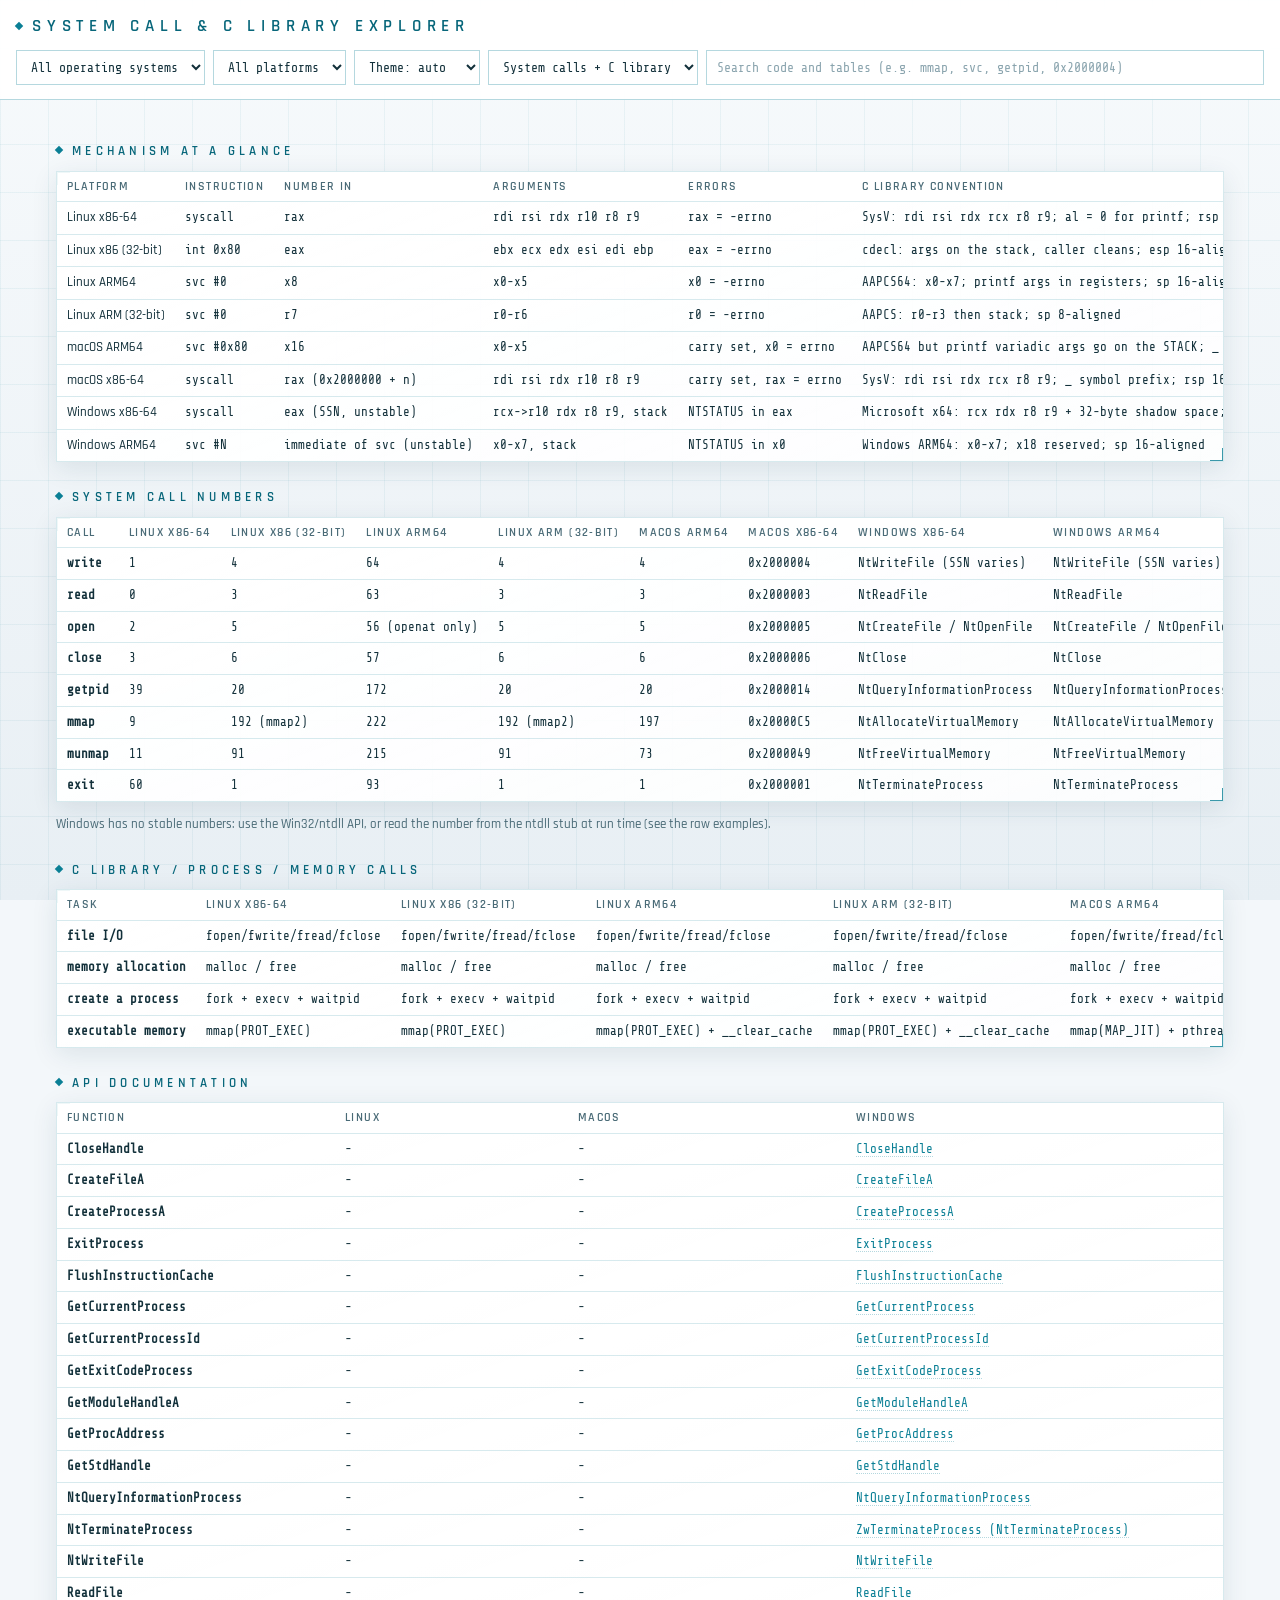
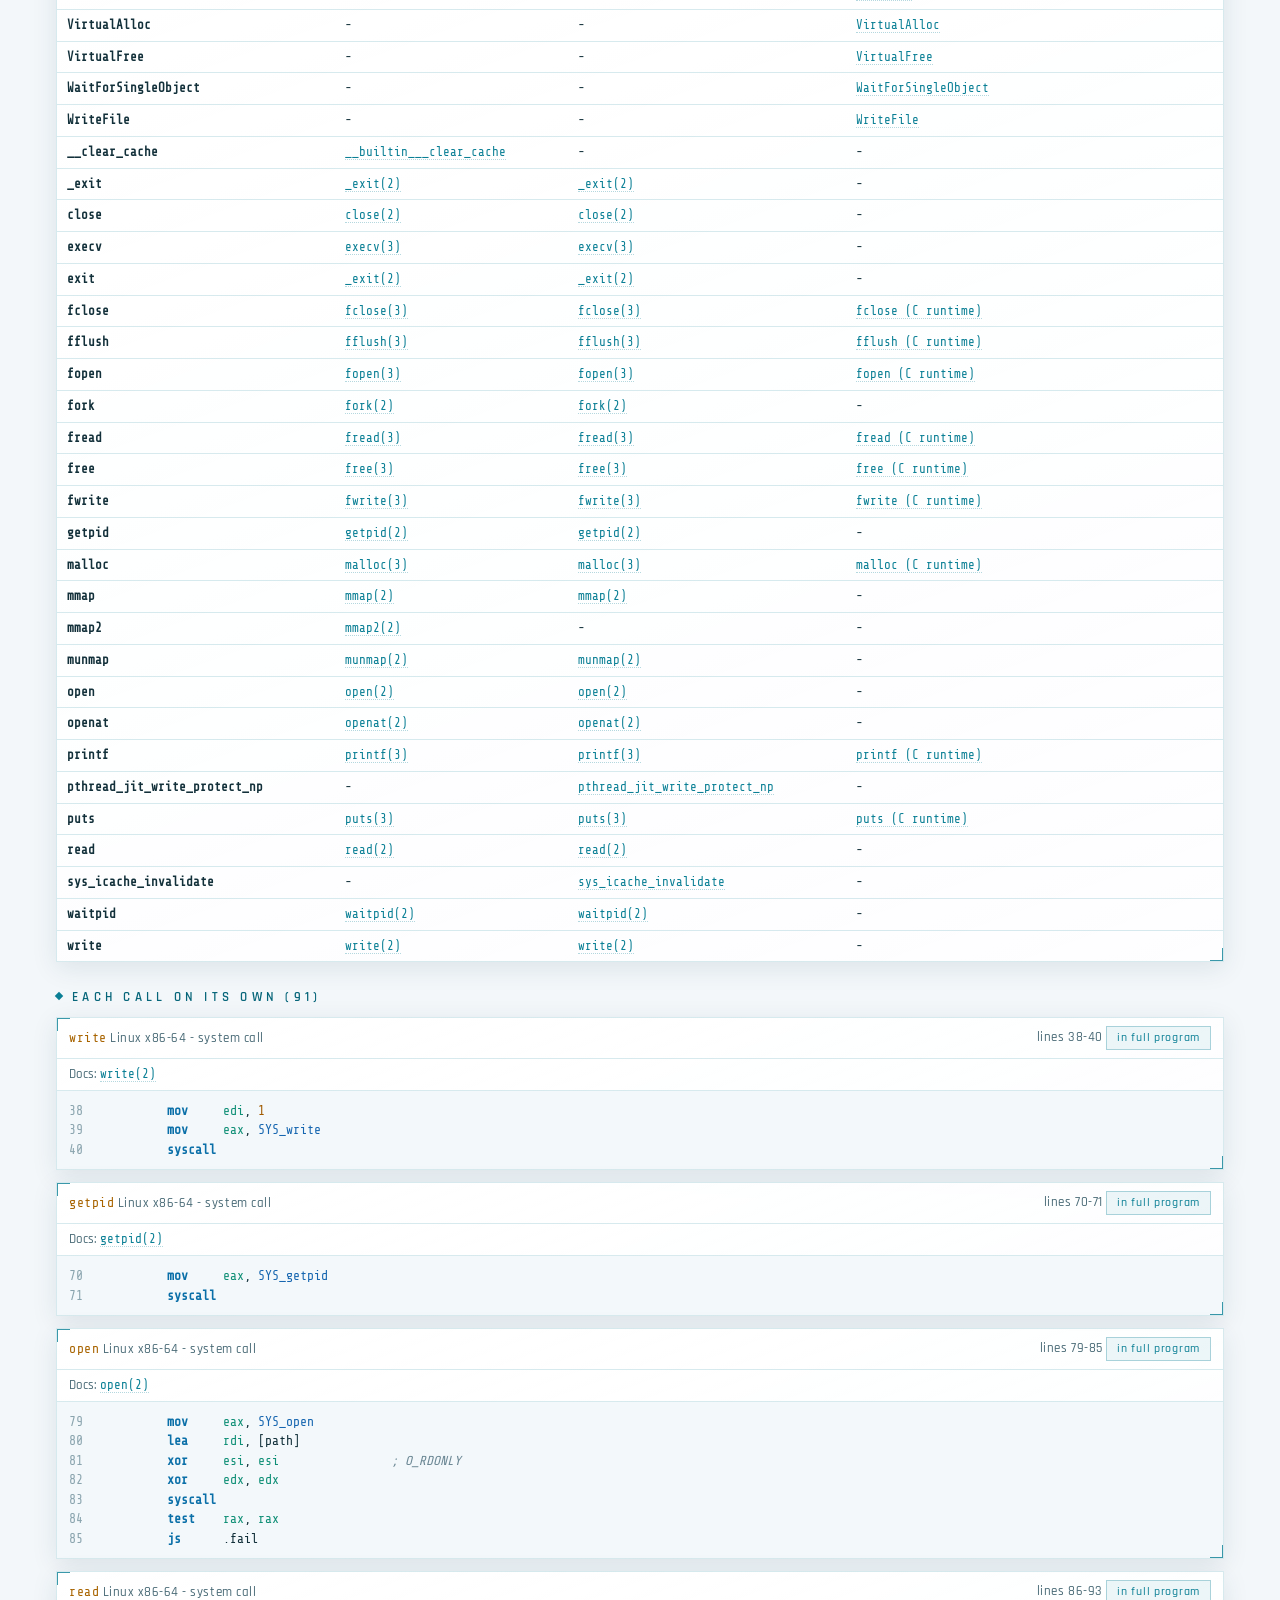
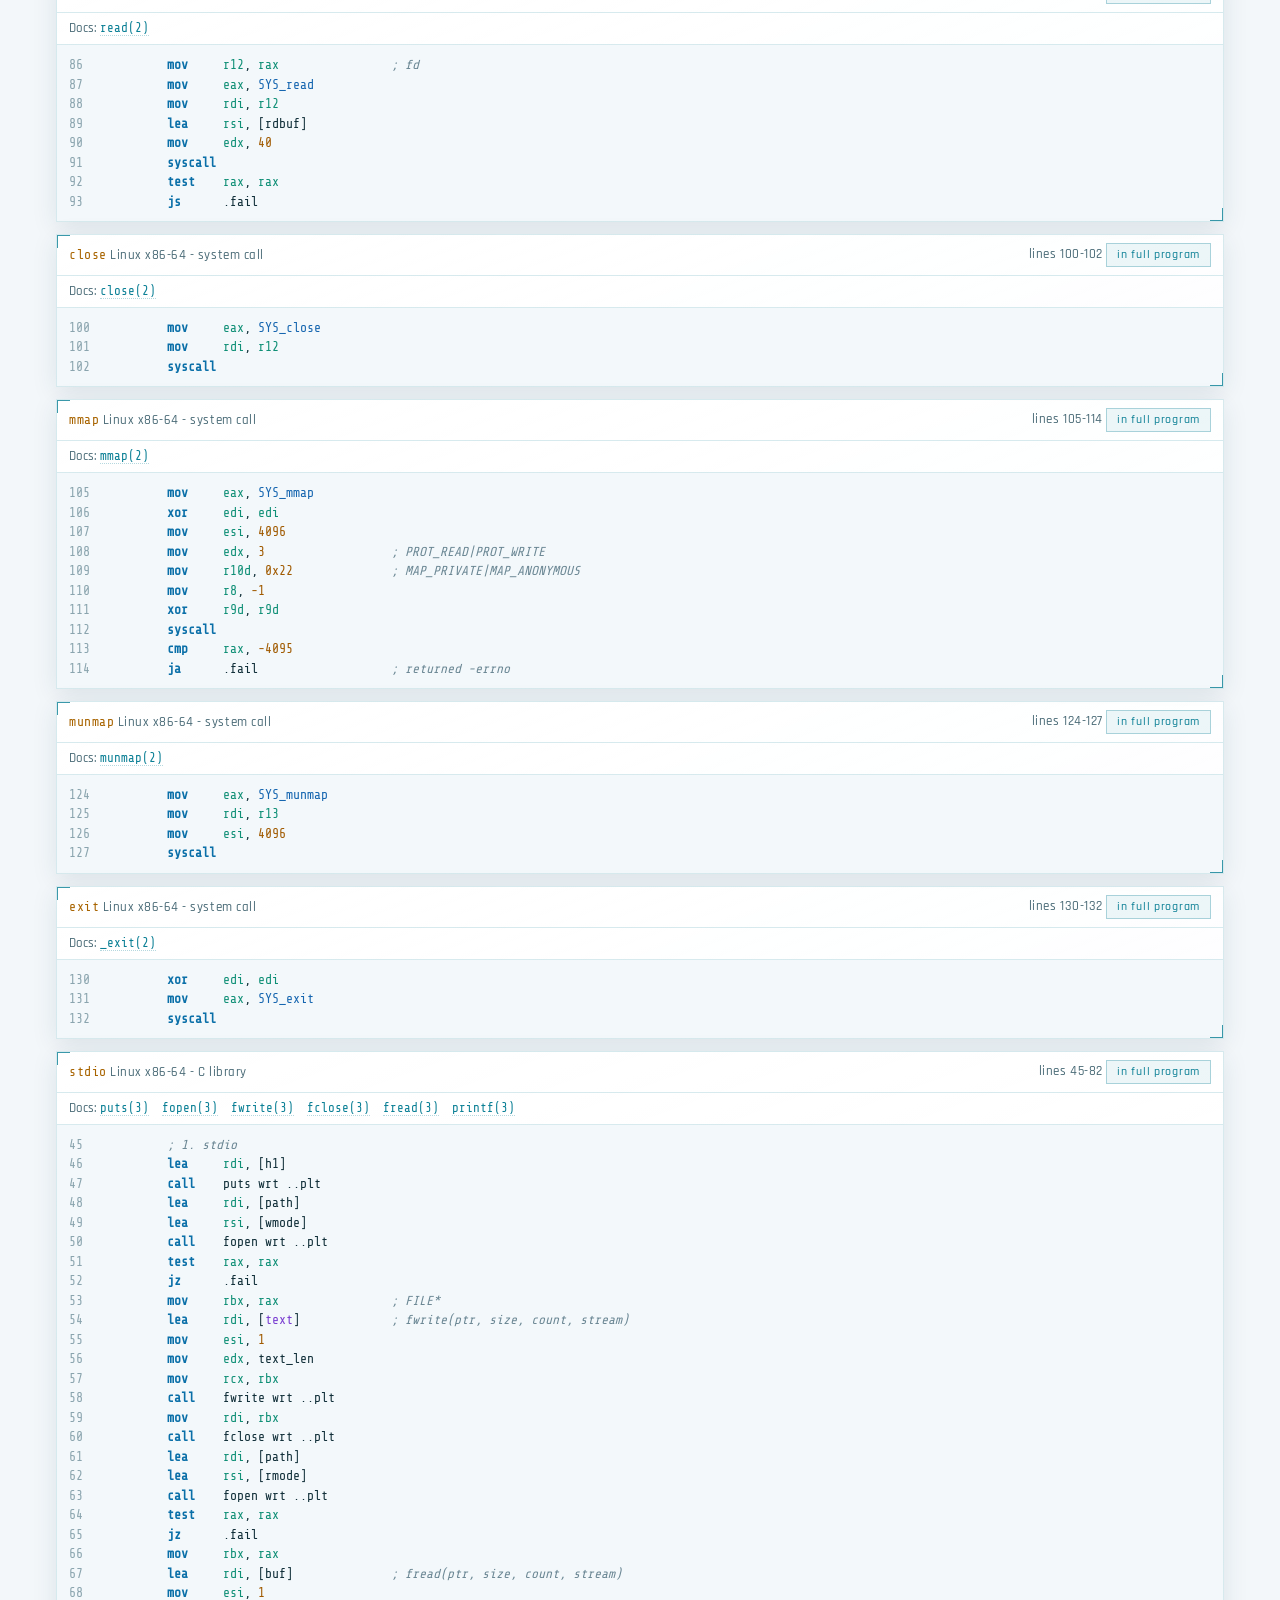
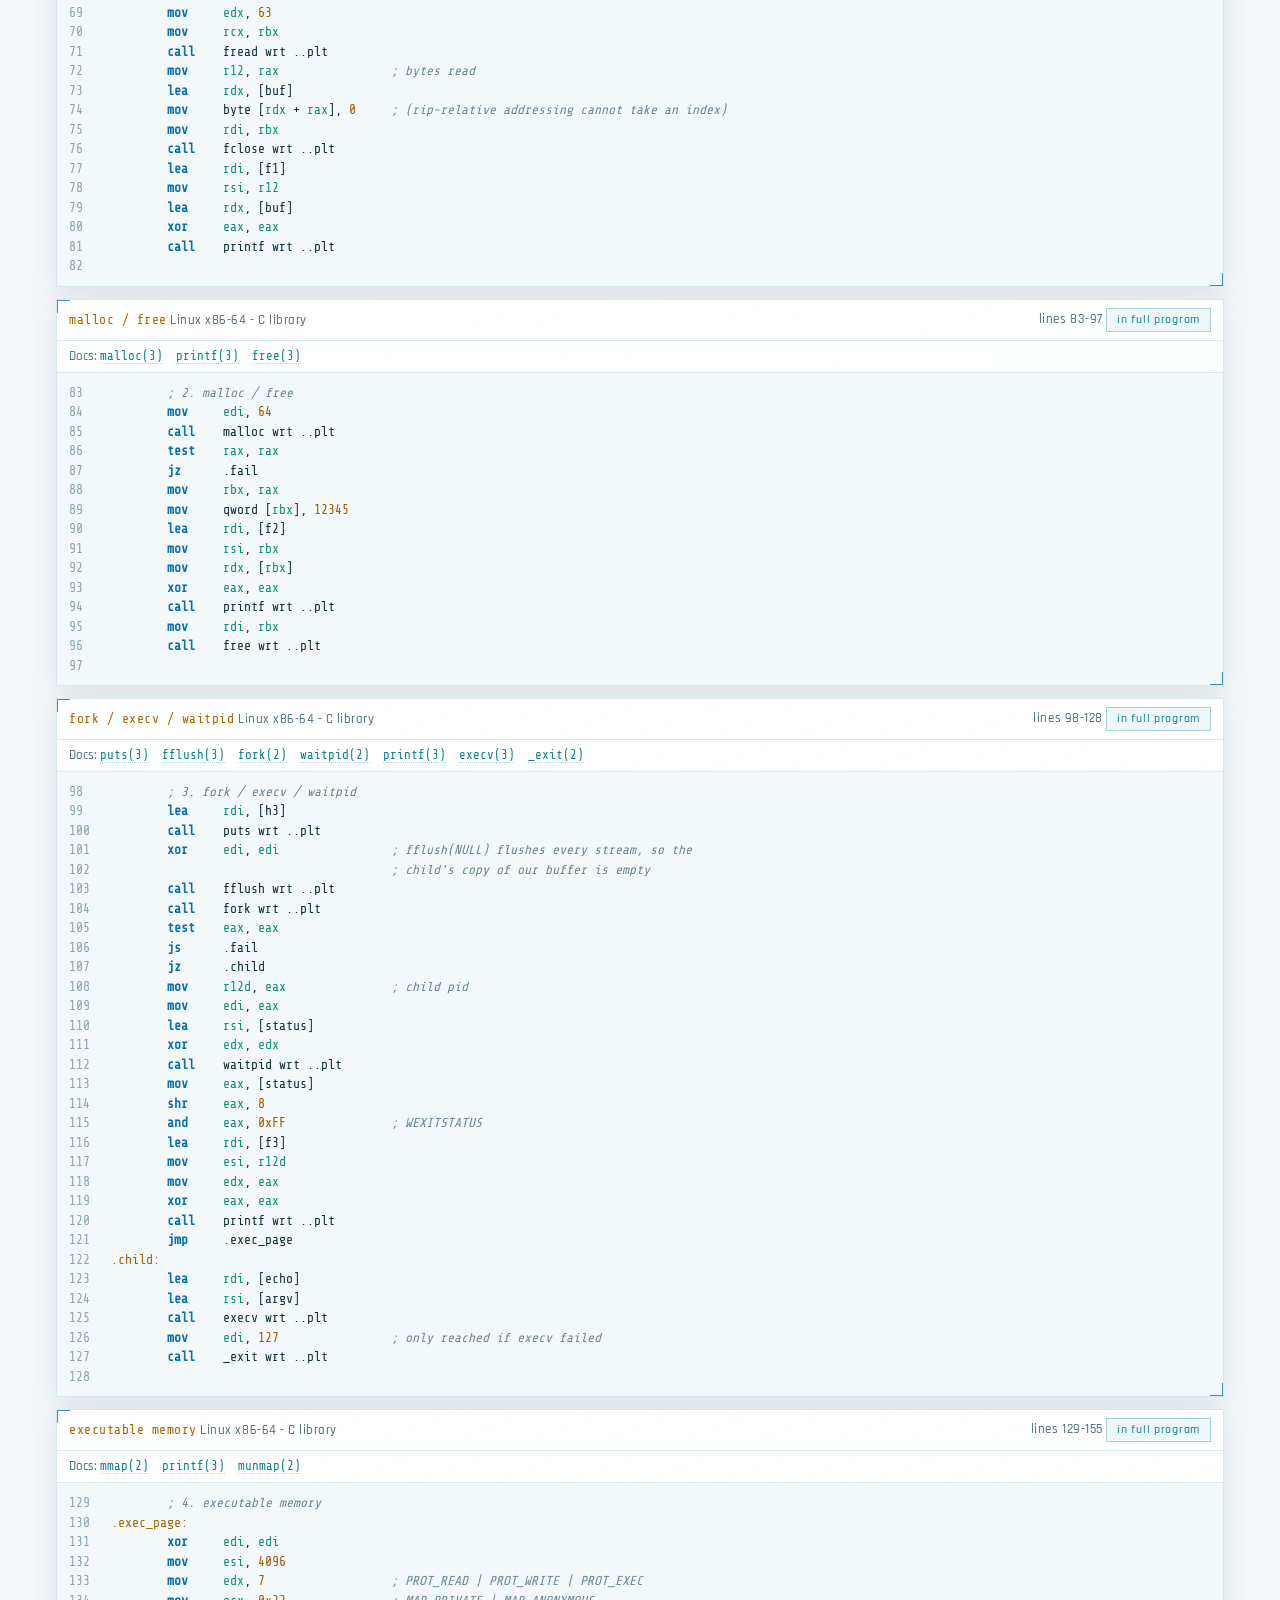
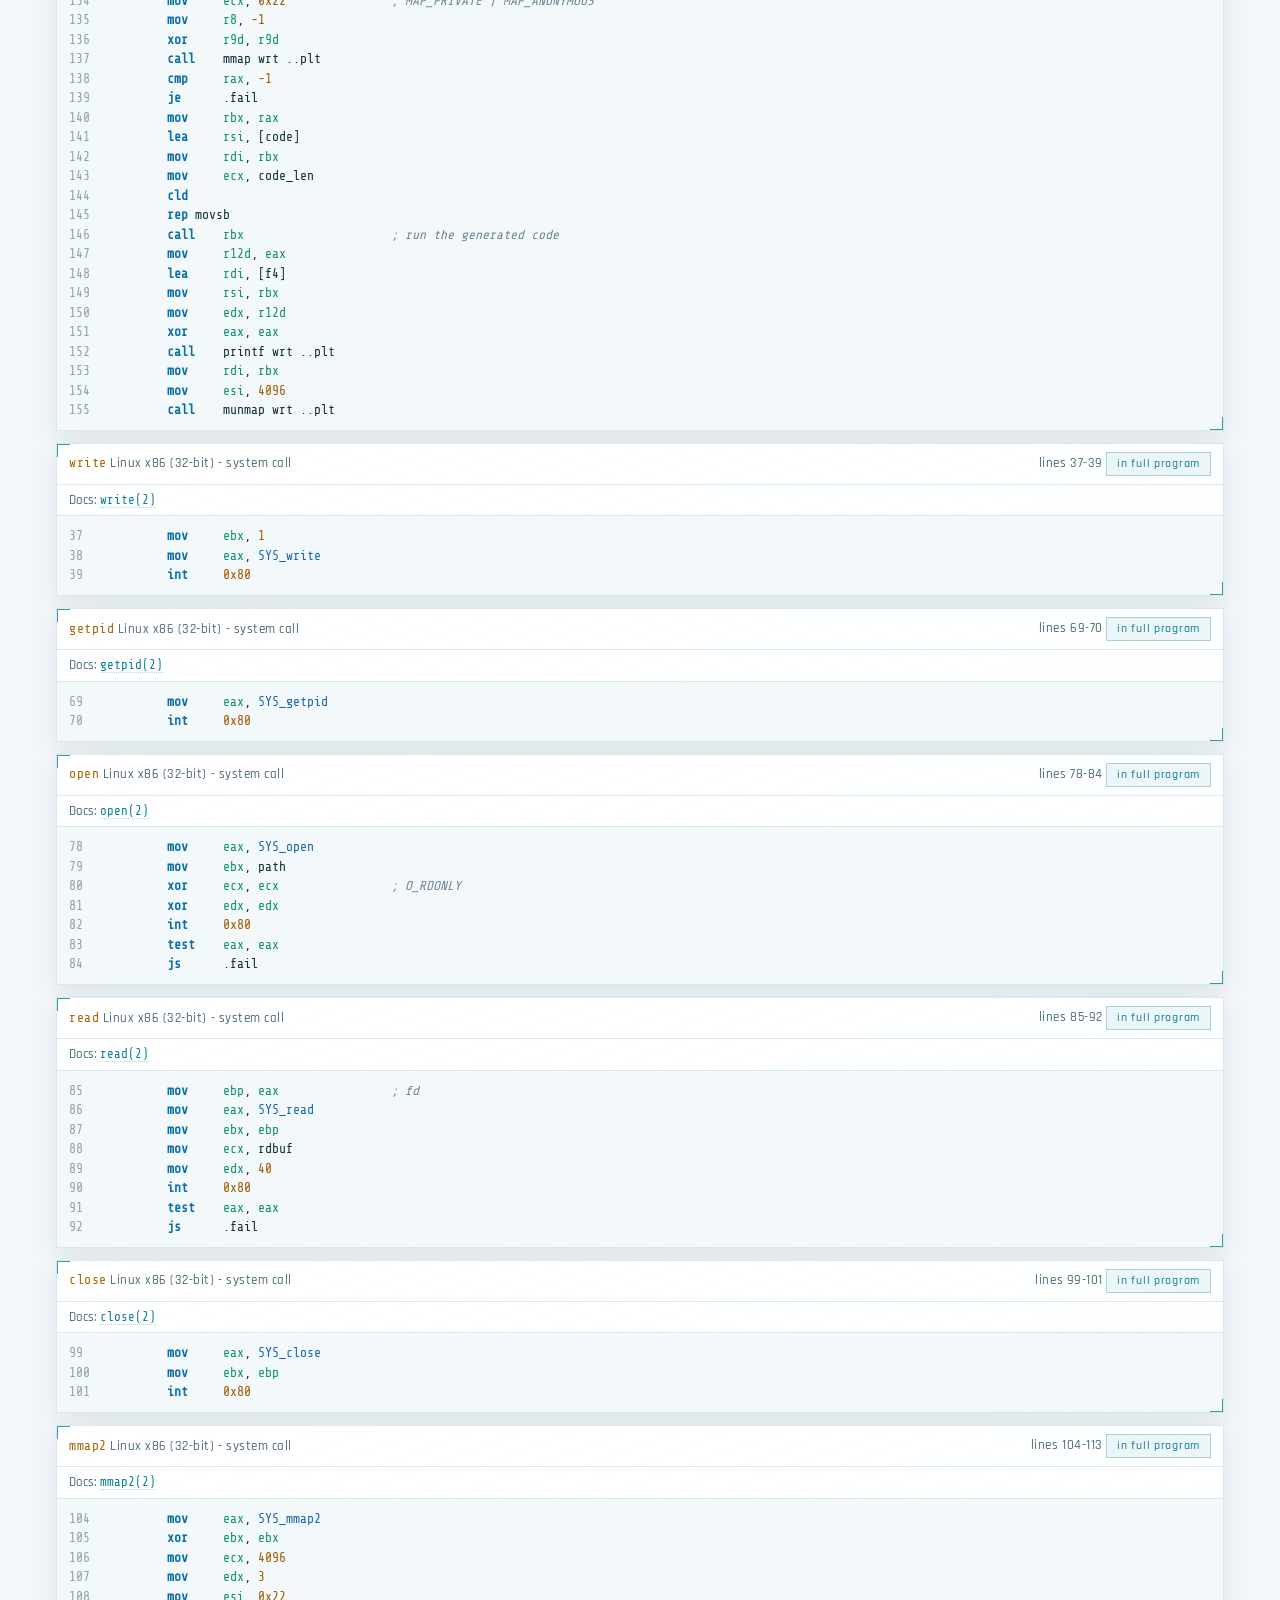
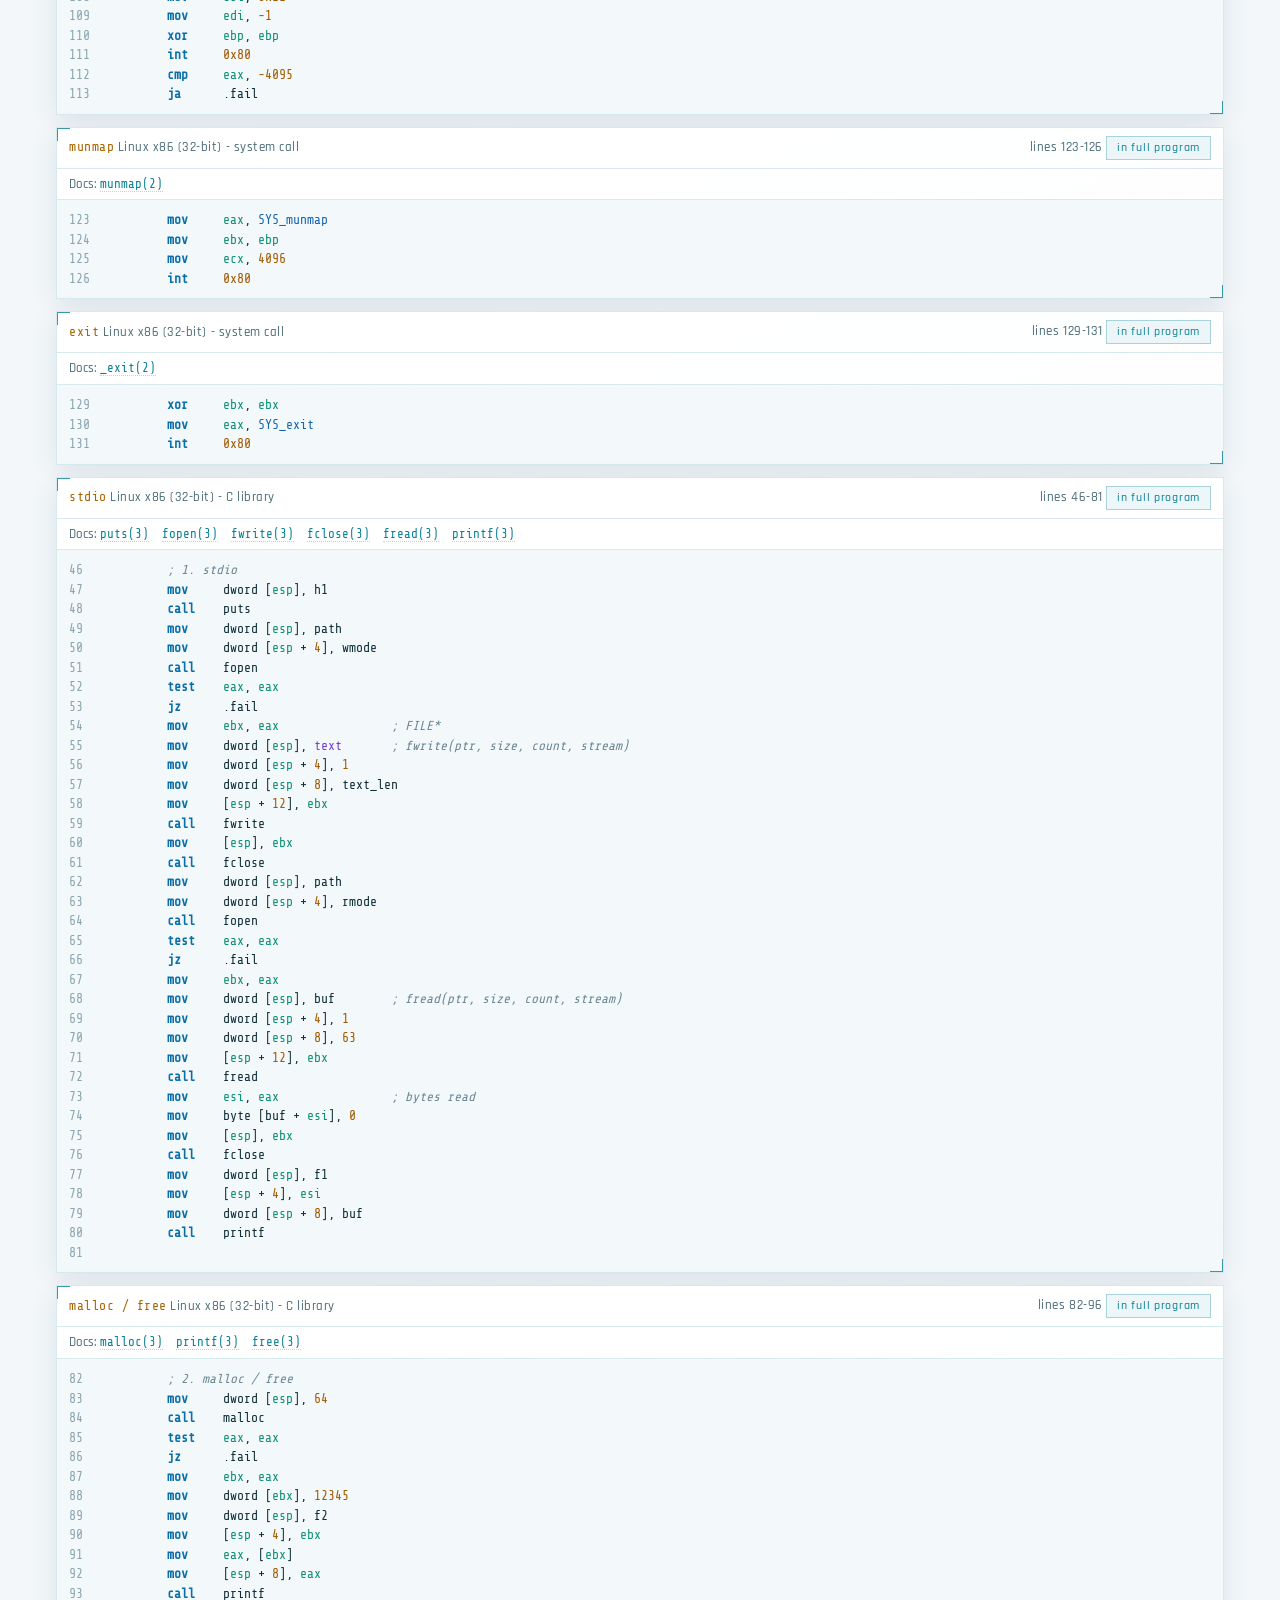
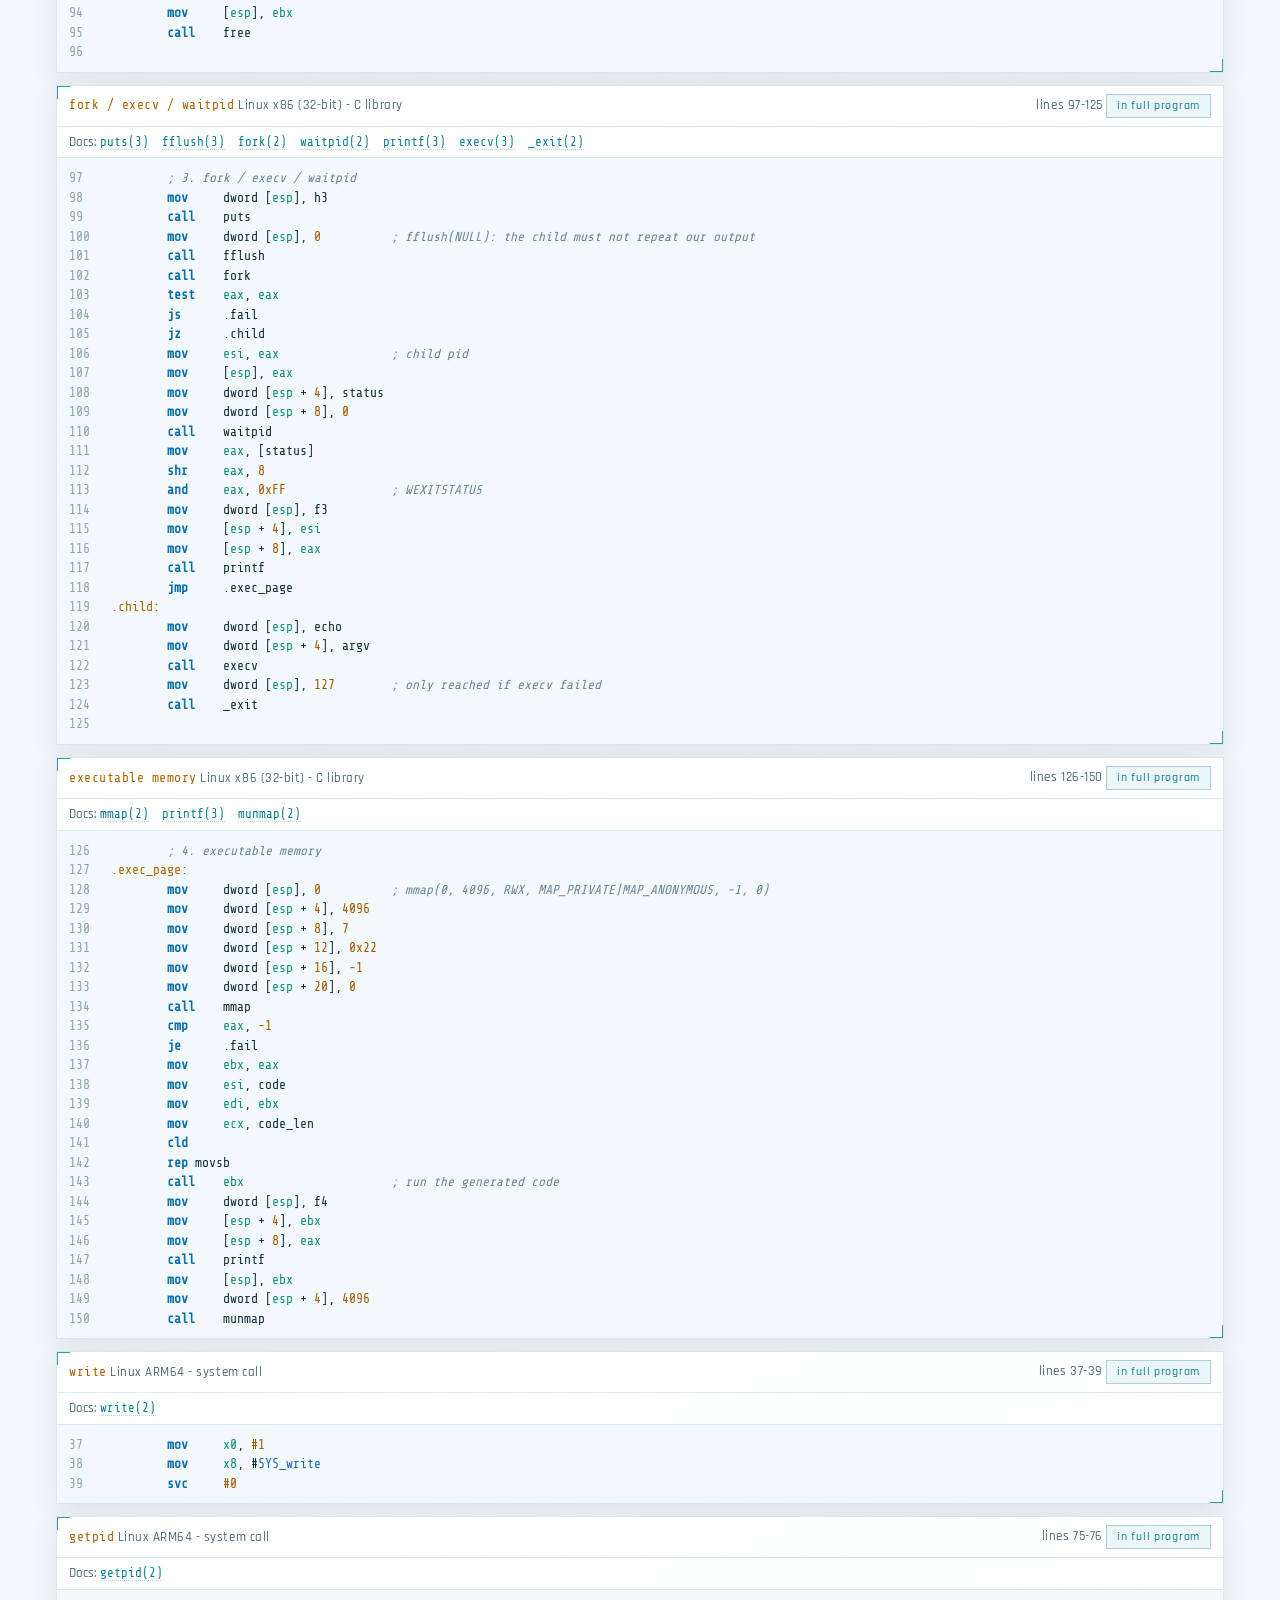
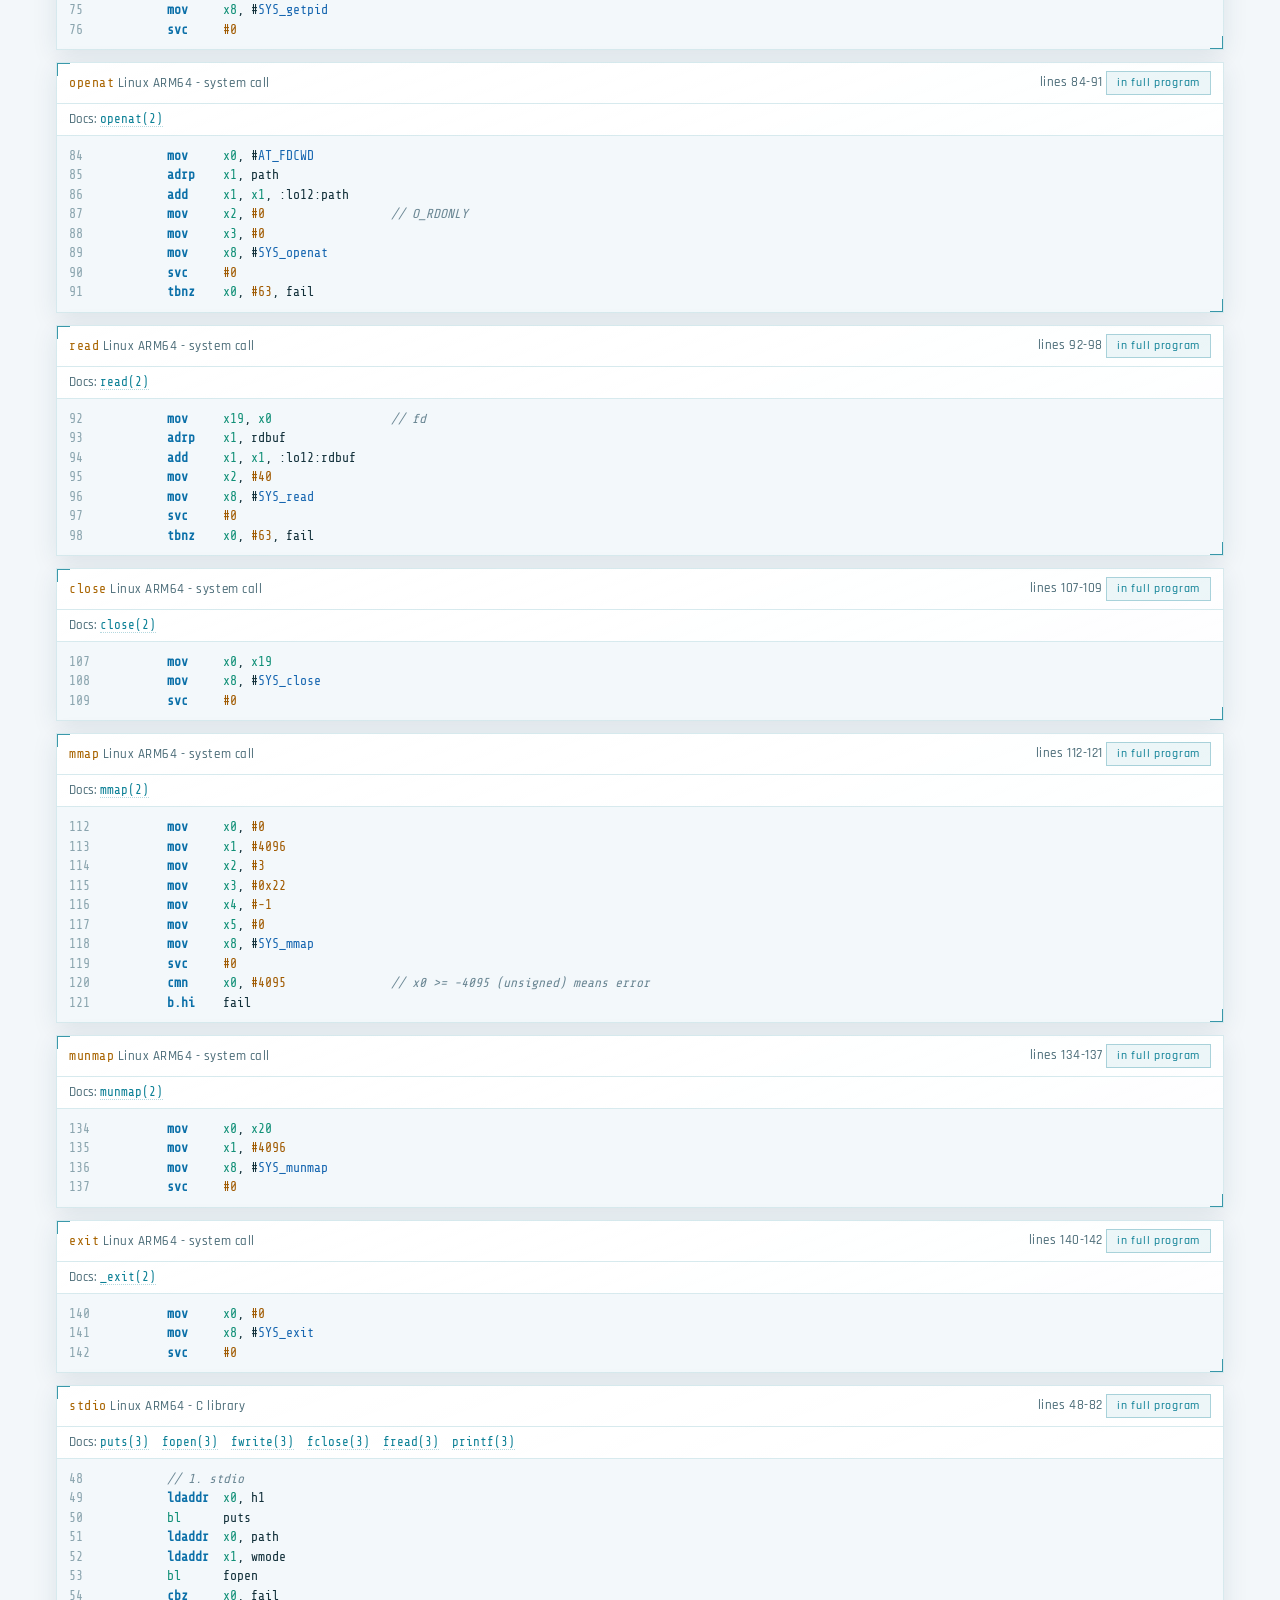
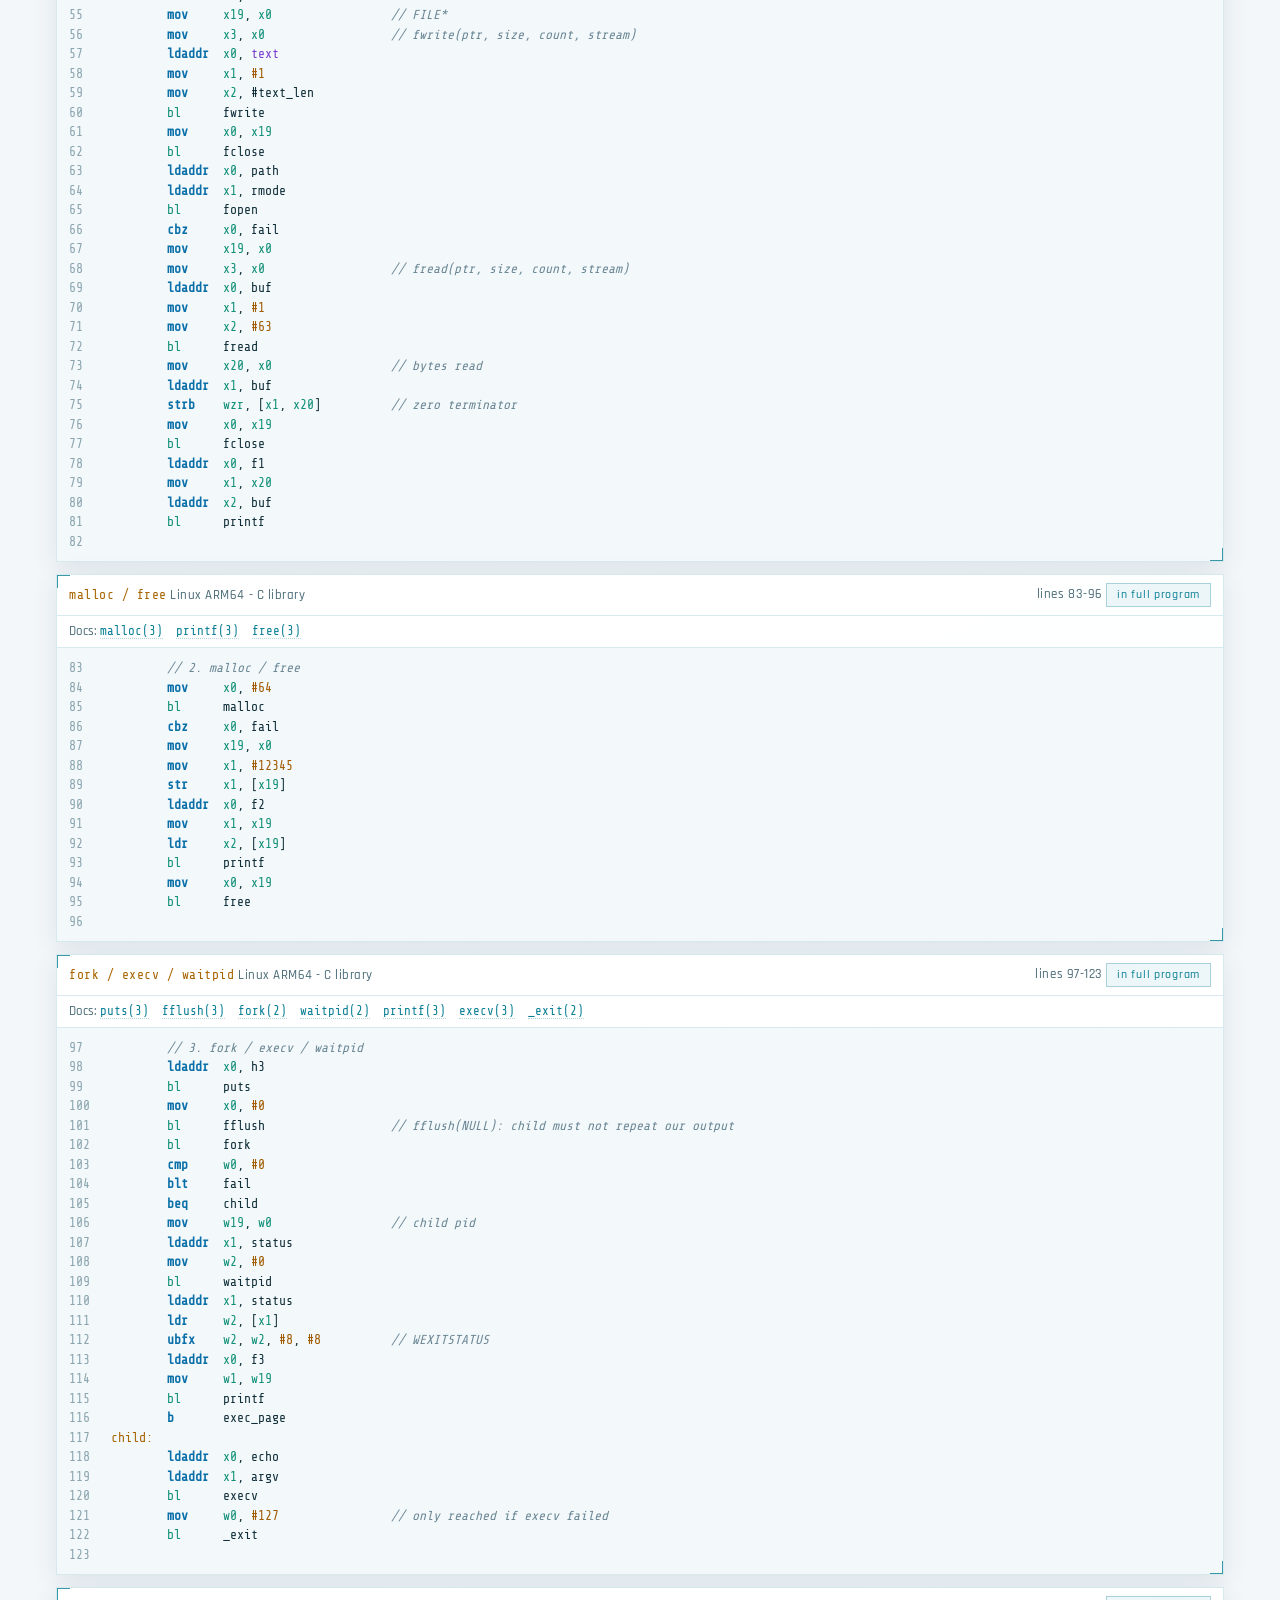
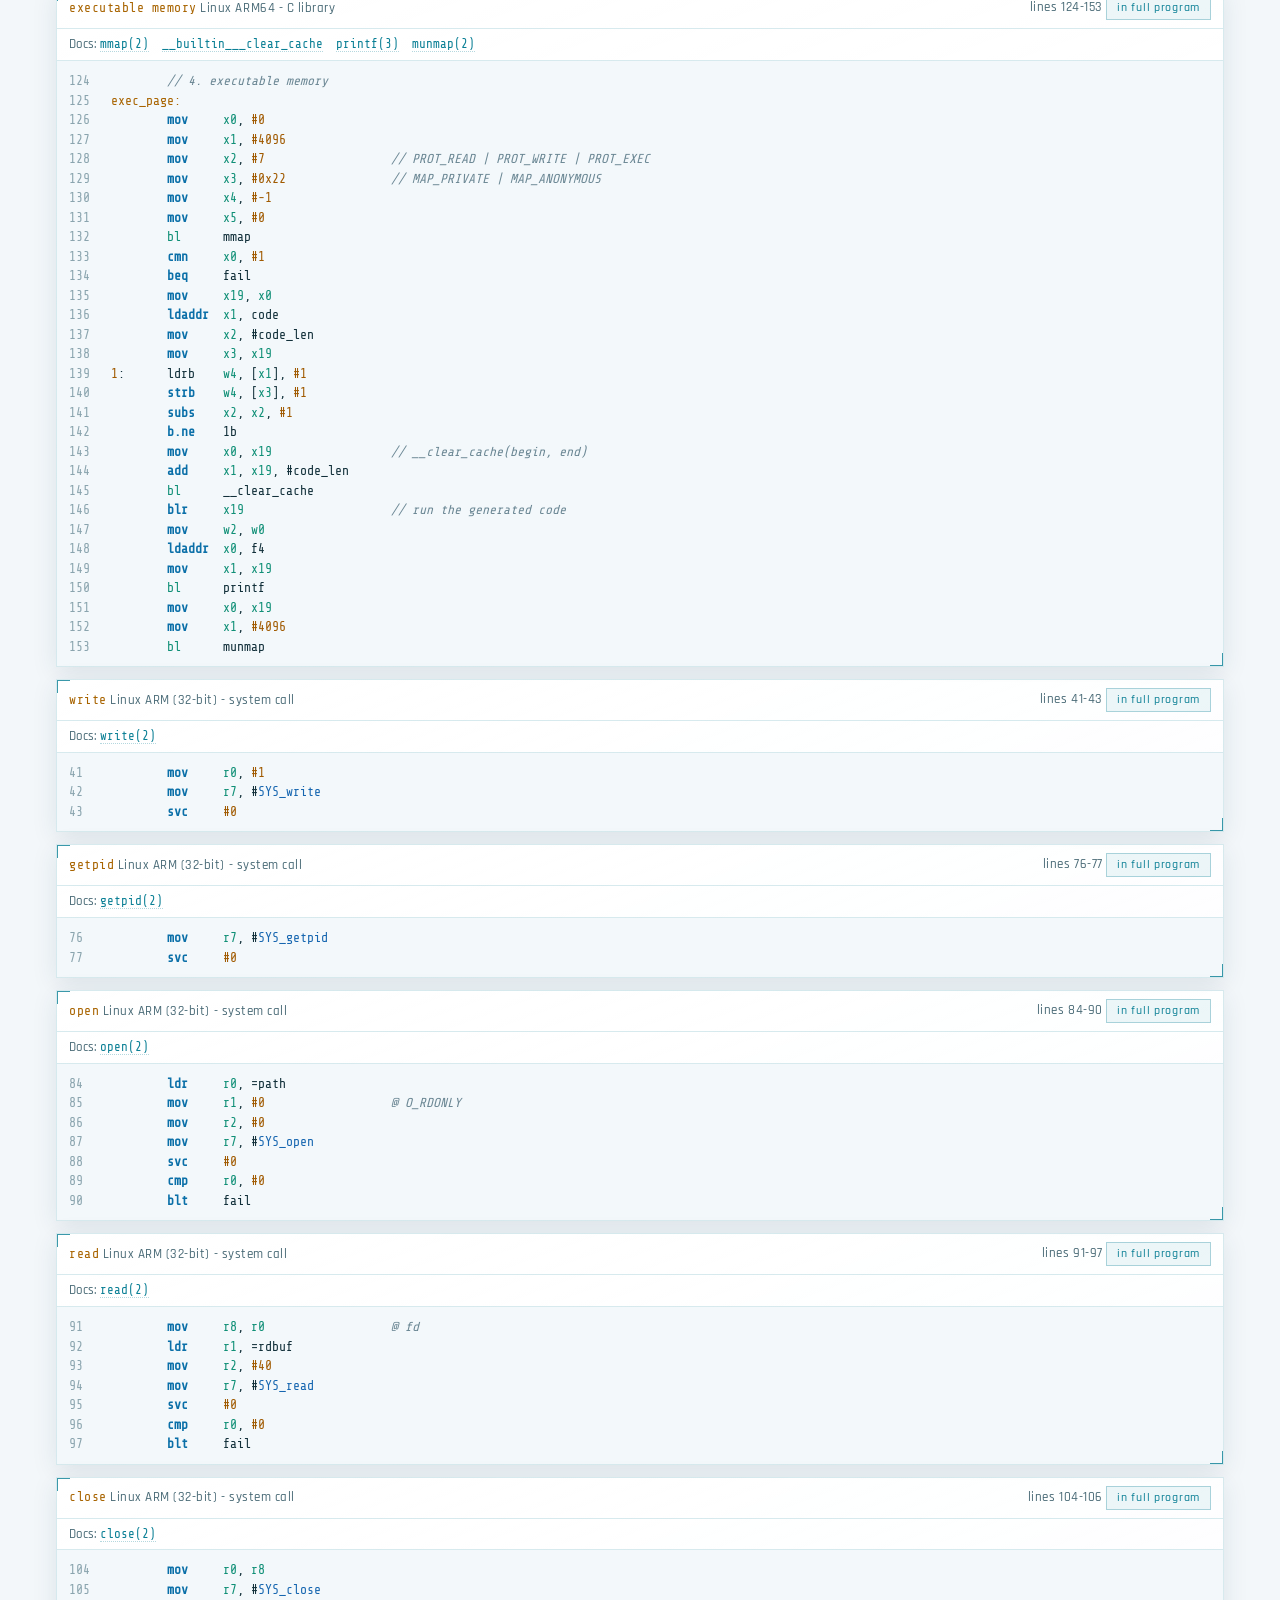
<file: Explorer/index.html>
<!doctype html>
<html lang="en">
<head>
<meta charset="utf-8">
<meta name="viewport" content="width=device-width, initial-scale=1">
<title>Call Explorer</title>
<style>
/* Rajdhani and Share Tech Mono (SIL Open Font License, see OFL-*.txt), same fonts as asm-editor and the course decks */
@font-face { font-family: 'Rajdhani'; font-weight: 500; font-display: swap; src: url([data-uri]) format('woff2'); }
@font-face { font-family: 'Rajdhani'; font-weight: 600; font-display: swap; src: url([data-uri]) format('woff2'); }
@font-face { font-family: 'Share Tech Mono'; font-weight: 400; font-display: swap; src: url([data-uri]) format('woff2'); }

/* Theme taken from the asm-editor ("Pandora ASM Ops"): dark holographic ops console */
:root{
  --bg:#02070d;--bg-deep:#010409;--glass:rgba(6,26,40,.52);--glass-strong:rgba(4,20,32,.78);
  --cyan:#4ff3ff;--cyan-soft:#8af7ff;--teal:#1de9b6;--amber:#ffb547;--red:#ff5470;--violet:#b78cff;
  --text:#c6f8ff;--text-dim:#6fb6c4;--text-faint:#2f6d7a;
  --line:rgba(79,243,255,.42);--line-soft:rgba(79,243,255,.2);--line-faint:rgba(79,243,255,.1);
  --glow:0 0 6px rgba(79,243,255,.55),0 0 18px rgba(79,243,255,.18);--glow-text:0 0 6px rgba(79,243,255,.7);
  --font-ui:'Rajdhani','Segoe UI',system-ui,sans-serif;--font-mono:'Share Tech Mono',ui-monospace,'SFMono-Regular',Menlo,Consolas,monospace;
  --syn-comment:#3f8796;--syn-mnemonic:#4ff3ff;--syn-label:#ffb547;--syn-directive:#b78cff;--syn-register:#1de9b6;
  --syn-number:#ffd98a;--syn-string:#9effc8;--syn-keyword:#7fc7ff;--syn-symbol:#e2fbff;--syn-punct:#5fa9b8;
  color-scheme:dark;
  --page-bg:radial-gradient(1200px 700px at 18% -10%,rgba(29,233,182,.11),transparent 60%),radial-gradient(1000px 800px at 105% 110%,rgba(79,140,255,.12),transparent 60%),linear-gradient(180deg,#03101a 0%,#010409 100%);
  --scan:rgba(255,255,255,.018);--gridc:rgba(79,243,255,.04);--field-bg:rgba(3,14,24,.7);
  --card-bg:linear-gradient(160deg,rgba(10,40,58,.5),rgba(6,26,40,.52) 40%,rgba(3,14,24,.62));--card-shadow:inset 0 0 40px rgba(79,243,255,.04),0 10px 40px rgba(0,0,0,.35);
  --pre-bg:rgba(1,6,12,.55);--mark-bg:rgba(255,181,71,.35);--hit-bg:rgba(255,181,71,.1);--btn-bg:rgba(79,243,255,.06);--btn-hover:rgba(79,243,255,.16);--flash-bg:rgba(79,243,255,.12);--sel:rgba(79,243,255,.3);}
:root[data-theme="light"]{
  --bg:#f3f7fa;--bg-deep:#e8eff4;--glass:rgba(255,255,255,.7);--glass-strong:rgba(255,255,255,.92);
  --cyan:#0a7f95;--cyan-soft:#07667a;--teal:#0f8f76;--amber:#a86400;--red:#c62f4a;--violet:#7a3fd1;
  --text:#12303a;--text-dim:#4a6b77;--text-faint:#8aa4ae;
  --line:rgba(10,127,149,.5);--line-soft:rgba(10,127,149,.3);--line-faint:rgba(10,127,149,.16);
  --glow:0 0 0 rgba(0,0,0,0);--glow-text:0 0 0 rgba(0,0,0,0);
  --syn-comment:#6b8794;--syn-mnemonic:#0a6fa8;--syn-label:#a86400;--syn-directive:#7a3fd1;--syn-register:#0f8f76;
  --syn-number:#a05a00;--syn-string:#1b7a3a;--syn-keyword:#1666b0;--syn-symbol:#12303a;--syn-punct:#4a6b77;
  --page-bg:radial-gradient(1200px 700px at 18% -10%,rgba(29,233,182,.12),transparent 60%),radial-gradient(1000px 800px at 105% 110%,rgba(79,140,255,.12),transparent 60%),linear-gradient(180deg,#f7fafc 0%,#e8eff4 100%);
  --scan:rgba(0,0,0,0);--gridc:rgba(10,127,149,.06);--field-bg:#fff;
  --card-bg:linear-gradient(160deg,#ffffff,rgba(255,255,255,.85));--card-shadow:0 6px 24px rgba(20,60,80,.1);
  --pre-bg:#f3f8fb;--mark-bg:rgba(255,196,60,.55);--hit-bg:rgba(255,196,60,.2);--btn-bg:rgba(10,127,149,.07);--btn-hover:rgba(10,127,149,.16);--flash-bg:rgba(10,127,149,.14);--sel:rgba(10,127,149,.25);
  color-scheme:light;
}
@media (prefers-color-scheme:light){:root:not([data-theme="dark"]):not([data-theme="light"]){
  --bg:#f3f7fa;--bg-deep:#e8eff4;--glass:rgba(255,255,255,.7);--glass-strong:rgba(255,255,255,.92);
  --cyan:#0a7f95;--cyan-soft:#07667a;--teal:#0f8f76;--amber:#a86400;--red:#c62f4a;--violet:#7a3fd1;
  --text:#12303a;--text-dim:#4a6b77;--text-faint:#8aa4ae;
  --line:rgba(10,127,149,.5);--line-soft:rgba(10,127,149,.3);--line-faint:rgba(10,127,149,.16);
  --glow:0 0 0 rgba(0,0,0,0);--glow-text:0 0 0 rgba(0,0,0,0);
  --syn-comment:#6b8794;--syn-mnemonic:#0a6fa8;--syn-label:#a86400;--syn-directive:#7a3fd1;--syn-register:#0f8f76;
  --syn-number:#a05a00;--syn-string:#1b7a3a;--syn-keyword:#1666b0;--syn-symbol:#12303a;--syn-punct:#4a6b77;
  --page-bg:radial-gradient(1200px 700px at 18% -10%,rgba(29,233,182,.12),transparent 60%),radial-gradient(1000px 800px at 105% 110%,rgba(79,140,255,.12),transparent 60%),linear-gradient(180deg,#f7fafc 0%,#e8eff4 100%);
  --scan:rgba(0,0,0,0);--gridc:rgba(10,127,149,.06);--field-bg:#fff;
  --card-bg:linear-gradient(160deg,#ffffff,rgba(255,255,255,.85));--card-shadow:0 6px 24px rgba(20,60,80,.1);
  --pre-bg:#f3f8fb;--mark-bg:rgba(255,196,60,.55);--hit-bg:rgba(255,196,60,.2);--btn-bg:rgba(10,127,149,.07);--btn-hover:rgba(10,127,149,.16);--flash-bg:rgba(10,127,149,.14);--sel:rgba(10,127,149,.25);
  color-scheme:light;
}}
.tk-m{font-weight:600}
*{box-sizing:border-box}
body{margin:0;color:var(--text);font:500 15px/1.5 var(--font-ui);-webkit-font-smoothing:antialiased;min-height:100vh;
  background:var(--page-bg) fixed,var(--bg)}
body::before{content:'';position:fixed;inset:0;pointer-events:none;z-index:0;
  background:repeating-linear-gradient(0deg,var(--scan) 0 1px,transparent 1px 3px),
  linear-gradient(var(--gridc) 1px,transparent 1px) 0 0/48px 48px,linear-gradient(90deg,var(--gridc) 1px,transparent 1px) 0 0/48px 48px}
header,main{position:relative;z-index:1}
header{padding:14px 16px;border-bottom:1px solid var(--line-soft);background:var(--glass-strong);backdrop-filter:blur(8px);position:sticky;top:0;z-index:5}
h1{margin:0 0 10px;font-size:17px;font-weight:600;letter-spacing:.34em;text-transform:uppercase;color:var(--cyan-soft);text-shadow:var(--glow-text)}
h1::before,h2::before{content:'';display:inline-block;width:6px;height:6px;margin-right:10px;vertical-align:2px;background:var(--cyan);box-shadow:var(--glow);transform:rotate(45deg)}
.controls{display:flex;flex-wrap:wrap;gap:8px}
select,input{font:inherit;font-family:var(--font-mono);font-size:13px;color:var(--text);background:var(--field-bg);border:1px solid var(--line-soft);padding:7px 10px;border-radius:0;outline:none}
select:focus,input:focus{border-color:var(--cyan);box-shadow:var(--glow)}
input{flex:1;min-width:200px}
input::placeholder{color:var(--text-faint)}
main{padding:16px;max-width:1200px;margin:0 auto}
h2{font-size:12.5px;font-weight:600;letter-spacing:.34em;text-transform:uppercase;color:var(--cyan-soft);text-shadow:var(--glow-text);margin:26px 0 10px}
.card{position:relative;background:var(--card-bg);border:1px solid var(--line-faint);box-shadow:var(--card-shadow);overflow:auto}
.card::before,.card::after{content:'';position:absolute;width:12px;height:12px;border:0 solid var(--cyan);pointer-events:none;opacity:.8}
.card::before{left:-1px;top:-1px;border-top-width:2px;border-left-width:2px}
.card::after{right:-1px;bottom:-1px;border-right-width:2px;border-bottom-width:2px}
table{border-collapse:collapse;width:100%;font-size:13px}
th,td{padding:6px 10px;border-bottom:1px solid var(--line-faint);text-align:left;white-space:nowrap}
th{color:var(--text-dim);font-weight:600;letter-spacing:.12em;text-transform:uppercase;font-size:11.5px;position:sticky;top:0;background:var(--glass-strong)}
td{color:var(--text)}
td.k{font-family:var(--font-mono);font-size:12.5px}
tr:last-child td{border-bottom:0}
.file{margin-bottom:14px}
.file h3{margin:0;padding:8px 12px;font-size:13px;font-weight:600;letter-spacing:.04em;border-bottom:1px solid var(--line-faint);display:flex;gap:10px;justify-content:space-between;flex-wrap:wrap;color:var(--cyan-soft)}
.file h3 span{color:var(--text-dim);font-weight:500}
.snip h3 b{font-family:var(--font-mono);color:var(--amber);font-weight:400}
pre{margin:0;padding:10px 0;overflow:auto;background:var(--pre-bg);font:13px/1.5 var(--font-mono)}
.ln{display:block;padding:0 12px;white-space:pre}
.ln i{font-style:normal;color:var(--text-faint);display:inline-block;width:3.2em;user-select:none}
mark{background:var(--mark-bg);color:inherit;border-radius:0}
.hitline{background:var(--hit-bg)}
.note{color:var(--text-dim);font-size:13px}
button{font:inherit;font-size:12px;letter-spacing:.06em;color:var(--cyan);background:var(--btn-bg);border:1px solid var(--line-soft);padding:2px 10px;cursor:pointer;border-radius:0}
button:hover{background:var(--btn-hover);box-shadow:var(--glow)}
.tk-c{color:var(--syn-comment);font-style:italic}.tk-s{color:var(--syn-string)}.tk-n{color:var(--syn-number)}.tk-r{color:var(--syn-register)}
.tk-m{color:var(--syn-mnemonic);font-weight:600}.tk-d{color:var(--syn-directive)}.tk-l{color:var(--syn-label)}.tk-k{color:var(--syn-keyword)}
.snip{margin-bottom:12px}
.docs{padding:6px 12px;font-size:12.5px;border-bottom:1px solid var(--line-faint);color:var(--text-dim)}
a{color:var(--cyan);text-decoration:none;border-bottom:1px dotted var(--line-soft)}a:hover{border-bottom-style:solid;text-shadow:var(--glow-text)}
.docs a{margin-right:10px;font-family:var(--font-mono)}
.snip h3{align-items:center}
details.file>summary{cursor:pointer;padding:9px 12px;font-weight:600;letter-spacing:.04em;list-style:none;color:var(--cyan-soft)}
details.file>summary::before{content:'\25b8 ';color:var(--cyan)}details.file[open]>summary::before{content:'\25be '}
details.file[open]>summary{border-bottom:1px solid var(--line-faint)}
.flash{outline:1px solid var(--cyan);box-shadow:var(--glow);background:var(--flash-bg)}
::selection{background:var(--sel)}
</style>
</head>
<body>
<header>
  <h1>System Call &amp; C Library Explorer</h1>
  <div class="controls">
    <select id="os" aria-label="Operating system"></select>
    <select id="arch" aria-label="Platform"></select>
    <select id="theme" aria-label="Theme"><option value="auto">Theme: auto</option><option value="dark">Theme: dark</option><option value="light">Theme: light</option></select>
    <select id="kind" aria-label="Kind of call"><option value="">System calls + C library</option><option value="syscall">System calls only</option><option value="libc">C library only</option></select>
    <input id="q" type="search" placeholder="Search code and tables (e.g. mmap, svc, getpid, 0x2000004)" aria-label="Search">
  </div>
</header>
<main>
  <h2>Mechanism at a glance</h2>
  <div class="card"><table id="info"></table></div>
  <div id="numsec"><h2>System call numbers</h2>
  <div class="card"><table id="nums"></table></div>
  <p class="note">Windows has no stable numbers: use the Win32/ntdll API, or read the number from the ntdll stub at run time (see the raw examples).</p></div>
  <div id="libsec"><h2>C library / process / memory calls</h2>
  <div class="card"><table id="libs"></table></div></div>
  <div id="docsec"><h2>API documentation</h2>
  <div class="card"><table id="docs"></table></div></div>
  <h2 id="scount"></h2>
  <div id="snips"></div>
  <h2 id="count"></h2>
  <div id="files"></div>
</main>
<script>
const DATA = {"entries": [{"id": "Linux_x64/syscalls.asm", "kind": "syscall", "dir": "Syscalls", "folder": "Linux_x64", "os": "Linux", "arch": "x86-64", "file": "syscalls.asm", "cm": ";", "code": "; Linux x86-64 raw system calls (no libc).  Build: make   Run: ./syscalls\n; Convention: syscall number in RAX, args in RDI, RSI, RDX, R10, R8, R9.\n;             Execute \"syscall\". Result in RAX (-4095..-1 means -errno).\n;             RCX and R11 are destroyed by the instruction.\n; Numbers: read=0 write=1 open=2 close=3 mmap=9 munmap=11 getpid=39 exit=60\ndefault rel\n\nSYS_read   equ 0\nSYS_write  equ 1\nSYS_open   equ 2\nSYS_close  equ 3\nSYS_mmap   equ 9\nSYS_munmap equ 11\nSYS_getpid equ 39\nSYS_exit   equ 60\n\nsegment .data\nmsg:     db \"1. write: Hello from a raw Linux x64 syscall\", 10\nmsg_len  equ $ - msg\npidmsg:  db \"2. getpid: \"\npidmsg_len equ $ - pidmsg\nfilemsg: db \"3. open/read/close /etc/hosts (first 40 bytes):\", 10\nfilemsg_len equ $ - filemsg\nmapmsg:  db \"4. mmap: wrote this text into an anonymous page\", 10\nmapmsg_len equ $ - mapmsg\npath:    db \"/etc/hosts\", 0\nnl:      db 10\n\nsegment .bss\nnumbuf:  resb 24\nrdbuf:   resb 40\n\nsegment .text\nglobal _start\n\n; write(1, rsi, rdx)\ndo_write:\n        mov     edi, 1\n        mov     eax, SYS_write\n        syscall\n        ret\n\n; print RDI as decimal + newline\nprint_dec:\n        lea     rsi, [numbuf + 20]\n        mov     byte [rsi], 10\n        mov     rax, rdi\n        mov     ecx, 10\n.next:  xor     edx, edx\n        div     rcx\n        add     dl, '0'\n        dec     rsi\n        mov     [rsi], dl\n        test    rax, rax\n        jnz     .next\n        lea     rdx, [numbuf + 21]\n        sub     rdx, rsi\n        jmp     do_write\n\n_start:\n        ; 1. write(1, msg, len)\n        lea     rsi, [msg]\n        mov     edx, msg_len\n        call    do_write\n\n        ; 2. getpid()\n        lea     rsi, [pidmsg]\n        mov     edx, pidmsg_len\n        call    do_write\n        mov     eax, SYS_getpid\n        syscall\n        mov     rdi, rax\n        call    print_dec\n\n        ; 3. open / read / write / close\n        lea     rsi, [filemsg]\n        mov     edx, filemsg_len\n        call    do_write\n        mov     eax, SYS_open\n        lea     rdi, [path]\n        xor     esi, esi                ; O_RDONLY\n        xor     edx, edx\n        syscall\n        test    rax, rax\n        js      .fail\n        mov     r12, rax                ; fd\n        mov     eax, SYS_read\n        mov     rdi, r12\n        lea     rsi, [rdbuf]\n        mov     edx, 40\n        syscall\n        test    rax, rax\n        js      .fail\n        mov     rdx, rax                ; bytes read\n        lea     rsi, [rdbuf]\n        call    do_write\n        lea     rsi, [nl]\n        mov     edx, 1\n        call    do_write\n        mov     eax, SYS_close\n        mov     rdi, r12\n        syscall\n\n        ; 4. mmap(NULL, 4096, PROT_READ|PROT_WRITE, MAP_PRIVATE|MAP_ANONYMOUS, -1, 0)\n        mov     eax, SYS_mmap\n        xor     edi, edi\n        mov     esi, 4096\n        mov     edx, 3                  ; PROT_READ|PROT_WRITE\n        mov     r10d, 0x22              ; MAP_PRIVATE|MAP_ANONYMOUS\n        mov     r8, -1\n        xor     r9d, r9d\n        syscall\n        cmp     rax, -4095\n        ja      .fail                   ; returned -errno\n        mov     r13, rax                ; page address\n        lea     rsi, [mapmsg]           ; copy text into the new page\n        mov     rdi, r13\n        mov     ecx, mapmsg_len\n        cld\n        rep movsb\n        mov     rsi, r13\n        mov     edx, mapmsg_len\n        call    do_write\n        mov     eax, SYS_munmap\n        mov     rdi, r13\n        mov     esi, 4096\n        syscall\n\n        ; 5. exit(0)\n        xor     edi, edi\n        mov     eax, SYS_exit\n        syscall\n.fail:\n        mov     edi, 1\n        mov     eax, SYS_exit\n        syscall\n", "snippets": [{"title": "write", "start": 38, "end": 40}, {"title": "getpid", "start": 70, "end": 71}, {"title": "open", "start": 79, "end": 85}, {"title": "read", "start": 86, "end": 93}, {"title": "close", "start": 100, "end": 102}, {"title": "mmap", "start": 105, "end": 114}, {"title": "munmap", "start": 124, "end": 127}, {"title": "exit", "start": 130, "end": 132}]}, {"id": "Libc/Linux_x64/libc_calls.asm", "kind": "libc", "dir": "Libc", "folder": "Linux_x64", "os": "Linux", "arch": "x86-64", "file": "libc_calls.asm", "cm": ";", "code": "; Linux x86-64: C standard library calls from assembly (System V ABI).\n; Build: make   Run: ./libc_calls\n; Convention: args RDI RSI RDX RCX R8 R9, result RAX; for variadic calls (printf)\n;             AL = number of vector registers used (0 here).\n;             RSP must be 16-byte aligned at every \"call\".\n;             Callee-saved: RBX RBP R12-R15.\n; Shows: 1. fopen/fwrite/fread/fclose   2. malloc/free\n;        3. fork + execv + waitpid (create a process)\n;        4. mmap an executable page, copy machine code into it and call it\ndefault rel\nextern puts, printf, fopen, fwrite, fread, fclose, fflush\nextern malloc, free, fork, execv, waitpid, _exit, mmap, munmap\n\nsection .data\npath:    db \"/tmp/libc_demo.txt\", 0\nwmode:   db \"w\", 0\nrmode:   db \"r\", 0\ntext:    db \"written with fwrite\", 10\ntext_len equ $ - text\nh1:      db \"1. stdio: fopen/fwrite/fclose then fopen/fread/fclose\", 0\nf1:      db \"   read back %zu bytes: %s\", 0\nf2:      db \"2. malloc(64) returned %p, stored value %ld, now free()\", 10, 0\nh3:      db \"3. fork + execv(/bin/echo) + waitpid\", 0\nf3:      db \"   child %d finished with exit status %d\", 10, 0\nf4:      db \"4. executable page at %p: called generated code, it returned %d\", 10, 0\necho:    db \"/bin/echo\", 0\narg1:    db \"   hello from the child process\", 0\nargv:    dq echo, arg1, 0\n; machine code:  mov eax, 42 ; ret\ncode:    db 0xB8, 42, 0, 0, 0, 0xC3\ncode_len equ $ - code\n\nsection .bss\nbuf:     resb 64\nstatus:  resd 1\n\nsection .text\nglobal main\nmain:\n        push    rbp\n        mov     rbp, rsp\n        push    rbx\n        push    r12                     ; two pushes + rbp = aligned again\n\n        ; 1. stdio\n        lea     rdi, [h1]\n        call    puts wrt ..plt\n        lea     rdi, [path]\n        lea     rsi, [wmode]\n        call    fopen wrt ..plt\n        test    rax, rax\n        jz      .fail\n        mov     rbx, rax                ; FILE*\n        lea     rdi, [text]             ; fwrite(ptr, size, count, stream)\n        mov     esi, 1\n        mov     edx, text_len\n        mov     rcx, rbx\n        call    fwrite wrt ..plt\n        mov     rdi, rbx\n        call    fclose wrt ..plt\n        lea     rdi, [path]\n        lea     rsi, [rmode]\n        call    fopen wrt ..plt\n        test    rax, rax\n        jz      .fail\n        mov     rbx, rax\n        lea     rdi, [buf]              ; fread(ptr, size, count, stream)\n        mov     esi, 1\n        mov     edx, 63\n        mov     rcx, rbx\n        call    fread wrt ..plt\n        mov     r12, rax                ; bytes read\n        lea     rdx, [buf]\n        mov     byte [rdx + rax], 0     ; (rip-relative addressing cannot take an index)\n        mov     rdi, rbx\n        call    fclose wrt ..plt\n        lea     rdi, [f1]\n        mov     rsi, r12\n        lea     rdx, [buf]\n        xor     eax, eax\n        call    printf wrt ..plt\n\n        ; 2. malloc / free\n        mov     edi, 64\n        call    malloc wrt ..plt\n        test    rax, rax\n        jz      .fail\n        mov     rbx, rax\n        mov     qword [rbx], 12345\n        lea     rdi, [f2]\n        mov     rsi, rbx\n        mov     rdx, [rbx]\n        xor     eax, eax\n        call    printf wrt ..plt\n        mov     rdi, rbx\n        call    free wrt ..plt\n\n        ; 3. fork / execv / waitpid\n        lea     rdi, [h3]\n        call    puts wrt ..plt\n        xor     edi, edi                ; fflush(NULL) flushes every stream, so the\n                                        ; child's copy of our buffer is empty\n        call    fflush wrt ..plt\n        call    fork wrt ..plt\n        test    eax, eax\n        js      .fail\n        jz      .child\n        mov     r12d, eax               ; child pid\n        mov     edi, eax\n        lea     rsi, [status]\n        xor     edx, edx\n        call    waitpid wrt ..plt\n        mov     eax, [status]\n        shr     eax, 8\n        and     eax, 0xFF               ; WEXITSTATUS\n        lea     rdi, [f3]\n        mov     esi, r12d\n        mov     edx, eax\n        xor     eax, eax\n        call    printf wrt ..plt\n        jmp     .exec_page\n.child:\n        lea     rdi, [echo]\n        lea     rsi, [argv]\n        call    execv wrt ..plt\n        mov     edi, 127                ; only reached if execv failed\n        call    _exit wrt ..plt\n\n        ; 4. executable memory\n.exec_page:\n        xor     edi, edi\n        mov     esi, 4096\n        mov     edx, 7                  ; PROT_READ | PROT_WRITE | PROT_EXEC\n        mov     ecx, 0x22               ; MAP_PRIVATE | MAP_ANONYMOUS\n        mov     r8, -1\n        xor     r9d, r9d\n        call    mmap wrt ..plt\n        cmp     rax, -1\n        je      .fail\n        mov     rbx, rax\n        lea     rsi, [code]\n        mov     rdi, rbx\n        mov     ecx, code_len\n        cld\n        rep movsb\n        call    rbx                     ; run the generated code\n        mov     r12d, eax\n        lea     rdi, [f4]\n        mov     rsi, rbx\n        mov     edx, r12d\n        xor     eax, eax\n        call    printf wrt ..plt\n        mov     rdi, rbx\n        mov     esi, 4096\n        call    munmap wrt ..plt\n\n        xor     eax, eax\n        jmp     .done\n.fail:\n        mov     eax, 1\n.done:\n        pop     r12\n        pop     rbx\n        pop     rbp\n        ret\n", "snippets": [{"title": "stdio", "start": 45, "end": 82}, {"title": "malloc / free", "start": 83, "end": 97}, {"title": "fork / execv / waitpid", "start": 98, "end": 128}, {"title": "executable memory", "start": 129, "end": 155}]}, {"id": "Linux_x86_32/syscalls.asm", "kind": "syscall", "dir": "Syscalls", "folder": "Linux_x86_32", "os": "Linux", "arch": "x86 (32-bit)", "file": "syscalls.asm", "cm": ";", "code": "; Linux x86 (32-bit) raw system calls (no libc).  Build: make   Run: ./syscalls\n; Convention: syscall number in EAX, args in EBX, ECX, EDX, ESI, EDI, EBP.\n;             Execute \"int 0x80\".  Result in EAX (-4095..-1 means -errno).\n; Numbers: exit=1 read=3 write=4 open=5 close=6 getpid=20 munmap=91 mmap2=192\n; (mmap2 takes its file offset in 4096-byte pages; old \"mmap\"=90 takes a struct pointer.)\n\nSYS_exit   equ 1\nSYS_read   equ 3\nSYS_write  equ 4\nSYS_open   equ 5\nSYS_close  equ 6\nSYS_getpid equ 20\nSYS_munmap equ 91\nSYS_mmap2  equ 192\n\nsegment .data\nmsg:     db \"1. write: Hello from a raw Linux x86 syscall\", 10\nmsg_len  equ $ - msg\npidmsg:  db \"2. getpid: \"\npidmsg_len equ $ - pidmsg\nfilemsg: db \"3. open/read/close /etc/hosts (first 40 bytes):\", 10\nfilemsg_len equ $ - filemsg\nmapmsg:  db \"4. mmap2: wrote this text into an anonymous page\", 10\nmapmsg_len equ $ - mapmsg\npath:    db \"/etc/hosts\", 0\nnl:      db 10\n\nsegment .bss\nnumbuf:  resb 24\nrdbuf:   resb 40\n\nsegment .text\nglobal _start\n\n; write(1, ecx, edx)\ndo_write:\n        mov     ebx, 1\n        mov     eax, SYS_write\n        int     0x80\n        ret\n\n; print EDI as decimal + newline\nprint_dec:\n        mov     ecx, numbuf + 20\n        mov     byte [ecx], 10\n        mov     eax, edi\n        mov     esi, 10\n.next:  xor     edx, edx\n        div     esi\n        add     dl, '0'\n        dec     ecx\n        mov     [ecx], dl\n        test    eax, eax\n        jnz     .next\n        mov     edx, numbuf + 21\n        sub     edx, ecx\n        jmp     do_write\n\n_start:\n        ; 1. write\n        mov     ecx, msg\n        mov     edx, msg_len\n        call    do_write\n\n        ; 2. getpid\n        mov     ecx, pidmsg\n        mov     edx, pidmsg_len\n        call    do_write\n        mov     eax, SYS_getpid\n        int     0x80\n        mov     edi, eax\n        call    print_dec\n\n        ; 3. open / read / write / close\n        mov     ecx, filemsg\n        mov     edx, filemsg_len\n        call    do_write\n        mov     eax, SYS_open\n        mov     ebx, path\n        xor     ecx, ecx                ; O_RDONLY\n        xor     edx, edx\n        int     0x80\n        test    eax, eax\n        js      .fail\n        mov     ebp, eax                ; fd\n        mov     eax, SYS_read\n        mov     ebx, ebp\n        mov     ecx, rdbuf\n        mov     edx, 40\n        int     0x80\n        test    eax, eax\n        js      .fail\n        mov     edx, eax\n        mov     ecx, rdbuf\n        call    do_write\n        mov     ecx, nl\n        mov     edx, 1\n        call    do_write\n        mov     eax, SYS_close\n        mov     ebx, ebp\n        int     0x80\n\n        ; 4. mmap2(NULL, 4096, PROT_READ|PROT_WRITE, MAP_PRIVATE|MAP_ANONYMOUS, -1, 0)\n        mov     eax, SYS_mmap2\n        xor     ebx, ebx\n        mov     ecx, 4096\n        mov     edx, 3\n        mov     esi, 0x22\n        mov     edi, -1\n        xor     ebp, ebp\n        int     0x80\n        cmp     eax, -4095\n        ja      .fail\n        mov     ebp, eax                ; page address\n        mov     esi, mapmsg\n        mov     edi, ebp\n        mov     ecx, mapmsg_len\n        cld\n        rep movsb\n        mov     ecx, ebp\n        mov     edx, mapmsg_len\n        call    do_write\n        mov     eax, SYS_munmap\n        mov     ebx, ebp\n        mov     ecx, 4096\n        int     0x80\n\n        ; 5. exit(0)\n        xor     ebx, ebx\n        mov     eax, SYS_exit\n        int     0x80\n.fail:\n        mov     ebx, 1\n        mov     eax, SYS_exit\n        int     0x80\n", "snippets": [{"title": "write", "start": 37, "end": 39}, {"title": "getpid", "start": 69, "end": 70}, {"title": "open", "start": 78, "end": 84}, {"title": "read", "start": 85, "end": 92}, {"title": "close", "start": 99, "end": 101}, {"title": "mmap2", "start": 104, "end": 113}, {"title": "munmap", "start": 123, "end": 126}, {"title": "exit", "start": 129, "end": 131}]}, {"id": "Libc/Linux_x86_32/libc_calls.asm", "kind": "libc", "dir": "Libc", "folder": "Linux_x86_32", "os": "Linux", "arch": "x86 (32-bit)", "file": "libc_calls.asm", "cm": ";", "code": "; Linux x86 (32-bit): C standard library calls from assembly (cdecl).\n; Build: make   Run: ./libc_calls\n; Convention: args are PUSHED right-to-left (here: stored at [esp], [esp+4], ...\n;             in a block reserved once), result in EAX, the caller removes the args.\n;             ESP should be 16-byte aligned at every \"call\" (modern glibc expects it).\n;             Callee-saved: EBX ESI EDI EBP.\n; Shows: 1. fopen/fwrite/fread/fclose   2. malloc/free\n;        3. fork + execv + waitpid (create a process)\n;        4. mmap an executable page, copy machine code into it and call it\n\nextern puts, printf, fopen, fwrite, fread, fclose, fflush\nextern malloc, free, fork, execv, waitpid, _exit, mmap, munmap\n\nsection .data\npath:    db \"/tmp/libc_demo32.txt\", 0\nwmode:   db \"w\", 0\nrmode:   db \"r\", 0\ntext:    db \"written with fwrite\", 10\ntext_len equ $ - text\nh1:      db \"1. stdio: fopen/fwrite/fclose then fopen/fread/fclose\", 0\nf1:      db \"   read back %d bytes: %s\", 0\nf2:      db \"2. malloc(64) returned %p, stored value %d, now free()\", 10, 0\nh3:      db \"3. fork + execv(/bin/echo) + waitpid\", 0\nf3:      db \"   child %d finished with exit status %d\", 10, 0\nf4:      db \"4. executable page at %p: called generated code, it returned %d\", 10, 0\necho:    db \"/bin/echo\", 0\narg1:    db \"   hello from the child process\", 0\nargv:    dd echo, arg1, 0\n; machine code:  mov eax, 42 ; ret\ncode:    db 0xB8, 42, 0, 0, 0, 0xC3\ncode_len equ $ - code\n\nsection .bss\nbuf:     resb 64\nstatus:  resd 1\n\nsection .text\nglobal main\nmain:\n        push    ebp\n        mov     ebp, esp\n        push    ebx\n        push    esi                     ; entry ESP = 12 mod 16, three pushes -> aligned\n        sub     esp, 32                 ; room for outgoing arguments, keeps alignment\n\n        ; 1. stdio\n        mov     dword [esp], h1\n        call    puts\n        mov     dword [esp], path\n        mov     dword [esp + 4], wmode\n        call    fopen\n        test    eax, eax\n        jz      .fail\n        mov     ebx, eax                ; FILE*\n        mov     dword [esp], text       ; fwrite(ptr, size, count, stream)\n        mov     dword [esp + 4], 1\n        mov     dword [esp + 8], text_len\n        mov     [esp + 12], ebx\n        call    fwrite\n        mov     [esp], ebx\n        call    fclose\n        mov     dword [esp], path\n        mov     dword [esp + 4], rmode\n        call    fopen\n        test    eax, eax\n        jz      .fail\n        mov     ebx, eax\n        mov     dword [esp], buf        ; fread(ptr, size, count, stream)\n        mov     dword [esp + 4], 1\n        mov     dword [esp + 8], 63\n        mov     [esp + 12], ebx\n        call    fread\n        mov     esi, eax                ; bytes read\n        mov     byte [buf + esi], 0\n        mov     [esp], ebx\n        call    fclose\n        mov     dword [esp], f1\n        mov     [esp + 4], esi\n        mov     dword [esp + 8], buf\n        call    printf\n\n        ; 2. malloc / free\n        mov     dword [esp], 64\n        call    malloc\n        test    eax, eax\n        jz      .fail\n        mov     ebx, eax\n        mov     dword [ebx], 12345\n        mov     dword [esp], f2\n        mov     [esp + 4], ebx\n        mov     eax, [ebx]\n        mov     [esp + 8], eax\n        call    printf\n        mov     [esp], ebx\n        call    free\n\n        ; 3. fork / execv / waitpid\n        mov     dword [esp], h3\n        call    puts\n        mov     dword [esp], 0          ; fflush(NULL): the child must not repeat our output\n        call    fflush\n        call    fork\n        test    eax, eax\n        js      .fail\n        jz      .child\n        mov     esi, eax                ; child pid\n        mov     [esp], eax\n        mov     dword [esp + 4], status\n        mov     dword [esp + 8], 0\n        call    waitpid\n        mov     eax, [status]\n        shr     eax, 8\n        and     eax, 0xFF               ; WEXITSTATUS\n        mov     dword [esp], f3\n        mov     [esp + 4], esi\n        mov     [esp + 8], eax\n        call    printf\n        jmp     .exec_page\n.child:\n        mov     dword [esp], echo\n        mov     dword [esp + 4], argv\n        call    execv\n        mov     dword [esp], 127        ; only reached if execv failed\n        call    _exit\n\n        ; 4. executable memory\n.exec_page:\n        mov     dword [esp], 0          ; mmap(0, 4096, RWX, MAP_PRIVATE|MAP_ANONYMOUS, -1, 0)\n        mov     dword [esp + 4], 4096\n        mov     dword [esp + 8], 7\n        mov     dword [esp + 12], 0x22\n        mov     dword [esp + 16], -1\n        mov     dword [esp + 20], 0\n        call    mmap\n        cmp     eax, -1\n        je      .fail\n        mov     ebx, eax\n        mov     esi, code\n        mov     edi, ebx\n        mov     ecx, code_len\n        cld\n        rep movsb\n        call    ebx                     ; run the generated code\n        mov     dword [esp], f4\n        mov     [esp + 4], ebx\n        mov     [esp + 8], eax\n        call    printf\n        mov     [esp], ebx\n        mov     dword [esp + 4], 4096\n        call    munmap\n\n        xor     eax, eax\n        jmp     .done\n.fail:\n        mov     eax, 1\n.done:\n        add     esp, 32\n        pop     esi\n        pop     ebx\n        pop     ebp\n        ret\n", "snippets": [{"title": "stdio", "start": 46, "end": 81}, {"title": "malloc / free", "start": 82, "end": 96}, {"title": "fork / execv / waitpid", "start": 97, "end": 125}, {"title": "executable memory", "start": 126, "end": 150}]}, {"id": "Linux_ARM64/syscalls.s", "kind": "syscall", "dir": "Syscalls", "folder": "Linux_ARM64", "os": "Linux", "arch": "ARM64", "file": "syscalls.s", "cm": "//", "code": "// Linux AArch64 raw system calls (no libc), GNU as syntax.  Build: make   Run: ./syscalls\n// Convention: syscall number in X8, args in X0..X5, execute \"svc #0\".\n//             Result in X0 (-4095..-1 means -errno).\n// Numbers (generic table; there is NO \"open\", use openat):\n//   openat=56 close=57 read=63 write=64 exit=93 getpid=172 munmap=215 mmap=222\n        .equ SYS_openat, 56\n        .equ SYS_close,  57\n        .equ SYS_read,   63\n        .equ SYS_write,  64\n        .equ SYS_exit,   93\n        .equ SYS_getpid, 172\n        .equ SYS_munmap, 215\n        .equ SYS_mmap,   222\n        .equ AT_FDCWD,   -100\n\n        .data\nmsg:      .ascii \"1. write: Hello from a raw Linux ARM64 syscall\\n\"\n        .equ msg_len, . - msg\npidmsg:   .ascii \"2. getpid: \"\n        .equ pidmsg_len, . - pidmsg\nfilemsg:  .ascii \"3. openat/read/close /etc/hosts (first 40 bytes):\\n\"\n        .equ filemsg_len, . - filemsg\nmapmsg:   .ascii \"4. mmap: wrote this text into an anonymous page\\n\"\n        .equ mapmsg_len, . - mapmsg\npath:     .asciz \"/etc/hosts\"\nnl:       .ascii \"\\n\"\n\n        .bss\nnumbuf:   .skip 24\nrdbuf:    .skip 40\n\n        .text\n        .global _start\n\n// do_write: x1 = buffer, x2 = length.  write(1, x1, x2)\ndo_write:\n        mov     x0, #1\n        mov     x8, #SYS_write\n        svc     #0\n        ret\n\n// print_dec: x0 = value; prints decimal + newline\nprint_dec:\n        mov     x9, x30                 // save return address (do_write is a leaf)\n        adrp    x1, numbuf\n        add     x1, x1, :lo12:numbuf\n        add     x1, x1, #20\n        mov     w3, #10\n        strb    w3, [x1]                // newline at the end\n        add     x4, x1, #1              // end of text\n        mov     x5, #10\n1:      udiv    x6, x0, x5\n        msub    x7, x6, x5, x0          // remainder\n        add     w7, w7, #'0'\n        sub     x1, x1, #1\n        strb    w7, [x1]\n        mov     x0, x6\n        cbnz    x0, 1b\n        sub     x2, x4, x1\n        mov     x30, x9\n        b       do_write                // tail call\n\n_start:\n        // 1. write\n        adrp    x1, msg\n        add     x1, x1, :lo12:msg\n        mov     x2, #msg_len\n        bl      do_write\n\n        // 2. getpid\n        adrp    x1, pidmsg\n        add     x1, x1, :lo12:pidmsg\n        mov     x2, #pidmsg_len\n        bl      do_write\n        mov     x8, #SYS_getpid\n        svc     #0\n        bl      print_dec\n\n        // 3. openat / read / write / close\n        adrp    x1, filemsg\n        add     x1, x1, :lo12:filemsg\n        mov     x2, #filemsg_len\n        bl      do_write\n        mov     x0, #AT_FDCWD\n        adrp    x1, path\n        add     x1, x1, :lo12:path\n        mov     x2, #0                  // O_RDONLY\n        mov     x3, #0\n        mov     x8, #SYS_openat\n        svc     #0\n        tbnz    x0, #63, fail\n        mov     x19, x0                 // fd\n        adrp    x1, rdbuf\n        add     x1, x1, :lo12:rdbuf\n        mov     x2, #40\n        mov     x8, #SYS_read\n        svc     #0\n        tbnz    x0, #63, fail\n        mov     x2, x0\n        adrp    x1, rdbuf\n        add     x1, x1, :lo12:rdbuf\n        bl      do_write\n        adrp    x1, nl\n        add     x1, x1, :lo12:nl\n        mov     x2, #1\n        bl      do_write\n        mov     x0, x19\n        mov     x8, #SYS_close\n        svc     #0\n\n        // 4. mmap(NULL, 4096, PROT_READ|PROT_WRITE, MAP_PRIVATE|MAP_ANONYMOUS, -1, 0)\n        mov     x0, #0\n        mov     x1, #4096\n        mov     x2, #3\n        mov     x3, #0x22\n        mov     x4, #-1\n        mov     x5, #0\n        mov     x8, #SYS_mmap\n        svc     #0\n        cmn     x0, #4095               // x0 >= -4095 (unsigned) means error\n        b.hi    fail\n        mov     x20, x0                 // page address\n        adrp    x1, mapmsg\n        add     x1, x1, :lo12:mapmsg\n        mov     x2, #mapmsg_len\n        mov     x3, x20\n2:      ldrb    w4, [x1], #1            // copy text into the new page\n        strb    w4, [x3], #1\n        subs    x2, x2, #1\n        b.ne    2b\n        mov     x1, x20\n        mov     x2, #mapmsg_len\n        bl      do_write\n        mov     x0, x20\n        mov     x1, #4096\n        mov     x8, #SYS_munmap\n        svc     #0\n\n        // 5. exit(0)\n        mov     x0, #0\n        mov     x8, #SYS_exit\n        svc     #0\nfail:\n        mov     x0, #1\n        mov     x8, #SYS_exit\n        svc     #0\n", "snippets": [{"title": "write", "start": 37, "end": 39}, {"title": "getpid", "start": 75, "end": 76}, {"title": "openat", "start": 84, "end": 91}, {"title": "read", "start": 92, "end": 98}, {"title": "close", "start": 107, "end": 109}, {"title": "mmap", "start": 112, "end": 121}, {"title": "munmap", "start": 134, "end": 137}, {"title": "exit", "start": 140, "end": 142}]}, {"id": "Libc/Linux_ARM64/libc_calls.s", "kind": "libc", "dir": "Libc", "folder": "Linux_ARM64", "os": "Linux", "arch": "ARM64", "file": "libc_calls.s", "cm": "//", "code": "// Linux AArch64: C standard library calls from assembly (AAPCS64), GNU as syntax.\n// Build: make   Run: ./libc_calls\n// Convention: args X0..X7, result X0, return address in X30 (so non-leaf code must\n//             save it: stp x29, x30), SP 16-byte aligned, X19-X28 callee-saved.\n//             Variadic calls (printf) just use X0..X7 the same way on Linux.\n// Shows: 1. fopen/fwrite/fread/fclose   2. malloc/free\n//        3. fork + execv + waitpid (create a process)\n//        4. mmap an executable page, copy machine code into it and call it\n//           (needs __clear_cache: instruction and data caches are separate on ARM)\n        .macro ldaddr reg, sym\n        adrp    \\reg, \\sym\n        add     \\reg, \\reg, :lo12:\\sym\n        .endm\n\n        .data\npath:    .asciz \"/tmp/libc_demo_a64.txt\"\nwmode:   .asciz \"w\"\nrmode:   .asciz \"r\"\ntext:    .ascii \"written with fwrite\\n\"\n        .equ text_len, . - text\nh1:      .asciz \"1. stdio: fopen/fwrite/fclose then fopen/fread/fclose\"\nf1:      .asciz \"   read back %zu bytes: %s\"\nf2:      .asciz \"2. malloc(64) returned %p, stored value %ld, now free()\\n\"\nh3:      .asciz \"3. fork + execv(/bin/echo) + waitpid\"\nf3:      .asciz \"   child %d finished with exit status %d\\n\"\nf4:      .asciz \"4. executable page at %p: called generated code, it returned %d\\n\"\necho:    .asciz \"/bin/echo\"\narg1:    .asciz \"   hello from the child process\"\n        .align 3\nargv:    .quad echo, arg1, 0\n// machine code:  mov w0, #42 ; ret\ncode:    .word 0x52800540, 0xd65f03c0\n        .equ code_len, . - code\n\n        .bss\n        .align 3\nbuf:     .skip 64\nstatus:  .skip 8\n\n        .text\n        .global main\nmain:\n        stp     x29, x30, [sp, #-48]!\n        mov     x29, sp\n        stp     x19, x20, [sp, #16]\n        str     x21, [sp, #32]\n\n        // 1. stdio\n        ldaddr  x0, h1\n        bl      puts\n        ldaddr  x0, path\n        ldaddr  x1, wmode\n        bl      fopen\n        cbz     x0, fail\n        mov     x19, x0                 // FILE*\n        mov     x3, x0                  // fwrite(ptr, size, count, stream)\n        ldaddr  x0, text\n        mov     x1, #1\n        mov     x2, #text_len\n        bl      fwrite\n        mov     x0, x19\n        bl      fclose\n        ldaddr  x0, path\n        ldaddr  x1, rmode\n        bl      fopen\n        cbz     x0, fail\n        mov     x19, x0\n        mov     x3, x0                  // fread(ptr, size, count, stream)\n        ldaddr  x0, buf\n        mov     x1, #1\n        mov     x2, #63\n        bl      fread\n        mov     x20, x0                 // bytes read\n        ldaddr  x1, buf\n        strb    wzr, [x1, x20]          // zero terminator\n        mov     x0, x19\n        bl      fclose\n        ldaddr  x0, f1\n        mov     x1, x20\n        ldaddr  x2, buf\n        bl      printf\n\n        // 2. malloc / free\n        mov     x0, #64\n        bl      malloc\n        cbz     x0, fail\n        mov     x19, x0\n        mov     x1, #12345\n        str     x1, [x19]\n        ldaddr  x0, f2\n        mov     x1, x19\n        ldr     x2, [x19]\n        bl      printf\n        mov     x0, x19\n        bl      free\n\n        // 3. fork / execv / waitpid\n        ldaddr  x0, h3\n        bl      puts\n        mov     x0, #0\n        bl      fflush                  // fflush(NULL): child must not repeat our output\n        bl      fork\n        cmp     w0, #0\n        blt     fail\n        beq     child\n        mov     w19, w0                 // child pid\n        ldaddr  x1, status\n        mov     w2, #0\n        bl      waitpid\n        ldaddr  x1, status\n        ldr     w2, [x1]\n        ubfx    w2, w2, #8, #8          // WEXITSTATUS\n        ldaddr  x0, f3\n        mov     w1, w19\n        bl      printf\n        b       exec_page\nchild:\n        ldaddr  x0, echo\n        ldaddr  x1, argv\n        bl      execv\n        mov     w0, #127                // only reached if execv failed\n        bl      _exit\n\n        // 4. executable memory\nexec_page:\n        mov     x0, #0\n        mov     x1, #4096\n        mov     x2, #7                  // PROT_READ | PROT_WRITE | PROT_EXEC\n        mov     x3, #0x22               // MAP_PRIVATE | MAP_ANONYMOUS\n        mov     x4, #-1\n        mov     x5, #0\n        bl      mmap\n        cmn     x0, #1\n        beq     fail\n        mov     x19, x0\n        ldaddr  x1, code\n        mov     x2, #code_len\n        mov     x3, x19\n1:      ldrb    w4, [x1], #1\n        strb    w4, [x3], #1\n        subs    x2, x2, #1\n        b.ne    1b\n        mov     x0, x19                 // __clear_cache(begin, end)\n        add     x1, x19, #code_len\n        bl      __clear_cache\n        blr     x19                     // run the generated code\n        mov     w2, w0\n        ldaddr  x0, f4\n        mov     x1, x19\n        bl      printf\n        mov     x0, x19\n        mov     x1, #4096\n        bl      munmap\n\n        mov     w0, #0\n        b       done\nfail:\n        mov     w0, #1\ndone:\n        ldr     x21, [sp, #32]\n        ldp     x19, x20, [sp, #16]\n        ldp     x29, x30, [sp], #48\n        ret\n", "snippets": [{"title": "stdio", "start": 48, "end": 82}, {"title": "malloc / free", "start": 83, "end": 96}, {"title": "fork / execv / waitpid", "start": 97, "end": 123}, {"title": "executable memory", "start": 124, "end": 153}]}, {"id": "Linux_ARM32/syscalls.s", "kind": "syscall", "dir": "Syscalls", "folder": "Linux_ARM32", "os": "Linux", "arch": "ARM (32-bit)", "file": "syscalls.s", "cm": "@", "code": "@ Linux ARM (32-bit, EABI) raw system calls (no libc), GNU as syntax.\n@ Build: make   Run: ./syscalls\n@ Convention: syscall number in R7, args in R0..R6, execute \"svc #0\".\n@             Result in R0 (-4095..-1 means -errno).\n@ Numbers: exit=1 read=3 write=4 open=5 close=6 getpid=20 munmap=91 mmap2=192\n@ (same table as 32-bit x86).  Uses udiv, so it needs ARMv7 with the divide\n@ extension (Raspberry Pi 2 and later, or qemu-arm).\n        .arch armv7-a\n        .arch_extension idiv\n        .equ SYS_exit,   1\n        .equ SYS_read,   3\n        .equ SYS_write,  4\n        .equ SYS_open,   5\n        .equ SYS_close,  6\n        .equ SYS_getpid, 20\n        .equ SYS_munmap, 91\n        .equ SYS_mmap2,  192\n\n        .data\nmsg:      .ascii \"1. write: Hello from a raw Linux ARM32 syscall\\n\"\n        .equ msg_len, . - msg\npidmsg:   .ascii \"2. getpid: \"\n        .equ pidmsg_len, . - pidmsg\nfilemsg:  .ascii \"3. open/read/close /etc/hosts (first 40 bytes):\\n\"\n        .equ filemsg_len, . - filemsg\nmapmsg:   .ascii \"4. mmap2: wrote this text into an anonymous page\\n\"\n        .equ mapmsg_len, . - mapmsg\npath:     .asciz \"/etc/hosts\"\nnl:       .ascii \"\\n\"\n\n        .bss\n        .align 2\nnumbuf:   .skip 24\nrdbuf:    .skip 40\n\n        .text\n        .global _start\n\n@ do_write: r1 = buffer, r2 = length.  write(1, r1, r2)\ndo_write:\n        mov     r0, #1\n        mov     r7, #SYS_write\n        svc     #0\n        bx      lr\n\n@ print_dec: r0 = value; prints decimal + newline\nprint_dec:\n        mov     r9, lr\n        ldr     r1, =numbuf\n        add     r1, r1, #20\n        mov     r3, #10\n        strb    r3, [r1]                @ newline at the end\n        add     r4, r1, #1              @ end of text\n        mov     r5, #10\n1:      udiv    r6, r0, r5\n        mls     r3, r6, r5, r0          @ remainder = r0 - r6*10\n        add     r3, r3, #'0'\n        sub     r1, r1, #1\n        strb    r3, [r1]\n        movs    r0, r6\n        bne     1b\n        sub     r2, r4, r1\n        mov     lr, r9\n        b       do_write\n\n_start:\n        @ 1. write\n        ldr     r1, =msg\n        mov     r2, #msg_len\n        bl      do_write\n\n        @ 2. getpid\n        ldr     r1, =pidmsg\n        mov     r2, #pidmsg_len\n        bl      do_write\n        mov     r7, #SYS_getpid\n        svc     #0\n        bl      print_dec\n\n        @ 3. open / read / write / close\n        ldr     r1, =filemsg\n        mov     r2, #filemsg_len\n        bl      do_write\n        ldr     r0, =path\n        mov     r1, #0                  @ O_RDONLY\n        mov     r2, #0\n        mov     r7, #SYS_open\n        svc     #0\n        cmp     r0, #0\n        blt     fail\n        mov     r8, r0                  @ fd\n        ldr     r1, =rdbuf\n        mov     r2, #40\n        mov     r7, #SYS_read\n        svc     #0\n        cmp     r0, #0\n        blt     fail\n        mov     r2, r0\n        ldr     r1, =rdbuf\n        bl      do_write\n        ldr     r1, =nl\n        mov     r2, #1\n        bl      do_write\n        mov     r0, r8\n        mov     r7, #SYS_close\n        svc     #0\n\n        @ 4. mmap2(NULL, 4096, PROT_READ|PROT_WRITE, MAP_PRIVATE|MAP_ANONYMOUS, -1, 0)\n        mov     r0, #0\n        ldr     r1, =4096\n        mov     r2, #3\n        mov     r3, #0x22\n        mvn     r4, #0                  @ fd = -1\n        mov     r5, #0                  @ offset (in pages)\n        mov     r7, #SYS_mmap2\n        svc     #0\n        cmn     r0, #4096               @ carry set if r0 >= -4096 (unsigned) = -errno\n        bcs     fail\n        mov     r10, r0                 @ page address\n        ldr     r1, =mapmsg\n        mov     r2, #mapmsg_len\n        mov     r3, r10\n2:      ldrb    r4, [r1], #1            @ copy text into the new page\n        strb    r4, [r3], #1\n        subs    r2, r2, #1\n        bne     2b\n        mov     r1, r10\n        mov     r2, #mapmsg_len\n        bl      do_write\n        mov     r0, r10\n        ldr     r1, =4096\n        mov     r7, #SYS_munmap\n        svc     #0\n\n        @ 5. exit(0)\n        mov     r0, #0\n        mov     r7, #SYS_exit\n        svc     #0\nfail:\n        mov     r0, #1\n        mov     r7, #SYS_exit\n        svc     #0\n", "snippets": [{"title": "write", "start": 41, "end": 43}, {"title": "getpid", "start": 76, "end": 77}, {"title": "open", "start": 84, "end": 90}, {"title": "read", "start": 91, "end": 97}, {"title": "close", "start": 104, "end": 106}, {"title": "mmap2", "start": 109, "end": 118}, {"title": "munmap", "start": 130, "end": 133}, {"title": "exit", "start": 136, "end": 138}]}, {"id": "Libc/Linux_ARM32/libc_calls.s", "kind": "libc", "dir": "Libc", "folder": "Linux_ARM32", "os": "Linux", "arch": "ARM (32-bit)", "file": "libc_calls.s", "cm": "@", "code": "@ Linux ARM (32-bit, hard-float EABI): C standard library calls from assembly.\n@ Build: make   Run: ./libc_calls\n@ Convention: args R0-R3 then the stack, result R0, return address in LR (non-leaf\n@             code must save it), SP 8-byte aligned at calls, R4-R11 callee-saved.\n@ Shows: 1. fopen/fwrite/fread/fclose   2. malloc/free\n@        3. fork + execv + waitpid (create a process)\n@        4. mmap an executable page, copy machine code into it and call it\n@           (needs __clear_cache: instruction and data caches are separate on ARM)\n        .arch armv7-a\n        .data\npath:    .asciz \"/tmp/libc_demo_a32.txt\"\nwmode:   .asciz \"w\"\nrmode:   .asciz \"r\"\ntext:    .ascii \"written with fwrite\\n\"\n        .equ text_len, . - text\nh1:      .asciz \"1. stdio: fopen/fwrite/fclose then fopen/fread/fclose\"\nf1:      .asciz \"   read back %u bytes: %s\"\nf2:      .asciz \"2. malloc(64) returned %p, stored value %d, now free()\\n\"\nh3:      .asciz \"3. fork + execv(/bin/echo) + waitpid\"\nf3:      .asciz \"   child %d finished with exit status %d\\n\"\nf4:      .asciz \"4. executable page at %p: called generated code, it returned %d\\n\"\necho:    .asciz \"/bin/echo\"\narg1:    .asciz \"   hello from the child process\"\n        .align 2\nargv:    .word echo, arg1, 0\n@ machine code (ARM state):  mov r0, #42 ; bx lr\ncode:    .word 0xE3A0002A, 0xE12FFF1E\n        .equ code_len, . - code\n\n        .bss\n        .align 2\nbuf:     .skip 64\nstatus:  .skip 4\n\n        .text\n        .global main\nmain:\n        push    {r4-r8, lr}             @ 24 bytes: SP stays 8-byte aligned\n        sub     sp, sp, #8              @ two outgoing stack-argument slots\n\n        @ 1. stdio\n        ldr     r0, =h1\n        bl      puts\n        ldr     r0, =path\n        ldr     r1, =wmode\n        bl      fopen\n        cmp     r0, #0\n        beq     fail\n        mov     r4, r0                  @ FILE*\n        mov     r3, r0                  @ fwrite(ptr, size, count, stream)\n        ldr     r0, =text\n        mov     r1, #1\n        mov     r2, #text_len\n        bl      fwrite\n        mov     r0, r4\n        bl      fclose\n        ldr     r0, =path\n        ldr     r1, =rmode\n        bl      fopen\n        cmp     r0, #0\n        beq     fail\n        mov     r4, r0\n        mov     r3, r0                  @ fread(ptr, size, count, stream)\n        ldr     r0, =buf\n        mov     r1, #1\n        mov     r2, #63\n        bl      fread\n        mov     r5, r0                  @ bytes read\n        ldr     r1, =buf\n        mov     r2, #0\n        strb    r2, [r1, r5]            @ zero terminator\n        mov     r0, r4\n        bl      fclose\n        ldr     r0, =f1\n        mov     r1, r5\n        ldr     r2, =buf\n        bl      printf\n\n        @ 2. malloc / free\n        mov     r0, #64\n        bl      malloc\n        cmp     r0, #0\n        beq     fail\n        mov     r4, r0\n        ldr     r1, =12345\n        str     r1, [r4]\n        ldr     r0, =f2\n        mov     r1, r4\n        ldr     r2, [r4]\n        bl      printf\n        mov     r0, r4\n        bl      free\n\n        @ 3. fork / execv / waitpid\n        ldr     r0, =h3\n        bl      puts\n        mov     r0, #0\n        bl      fflush                  @ fflush(NULL): child must not repeat our output\n        bl      fork\n        cmp     r0, #0\n        blt     fail\n        beq     child\n        mov     r4, r0                  @ child pid\n        ldr     r1, =status\n        mov     r2, #0\n        bl      waitpid\n        ldr     r1, =status\n        ldr     r2, [r1]\n        ubfx    r2, r2, #8, #8          @ WEXITSTATUS\n        ldr     r0, =f3\n        mov     r1, r4\n        bl      printf\n        b       exec_page\nchild:\n        ldr     r0, =echo\n        ldr     r1, =argv\n        bl      execv\n        mov     r0, #127                @ only reached if execv failed\n        bl      _exit\n\n        @ 4. executable memory\nexec_page:\n        mov     r0, #0                  @ mmap(0, 4096, RWX, MAP_PRIVATE|MAP_ANONYMOUS, -1, 0)\n        ldr     r1, =4096\n        mov     r2, #7\n        mov     r3, #0x22\n        mvn     r4, #0\n        str     r4, [sp]                @ 5th argument: fd = -1\n        mov     r4, #0\n        str     r4, [sp, #4]            @ 6th argument: offset = 0\n        bl      mmap\n        cmn     r0, #1\n        beq     fail\n        mov     r4, r0\n        ldr     r1, =code\n        mov     r2, #code_len\n        mov     r3, r4\n1:      ldrb    r5, [r1], #1\n        strb    r5, [r3], #1\n        subs    r2, r2, #1\n        bne     1b\n        mov     r0, r4                  @ __clear_cache(begin, end)\n        add     r1, r4, #code_len\n        bl      __clear_cache\n        blx     r4                      @ run the generated code (even address = ARM state)\n        mov     r2, r0\n        ldr     r0, =f4\n        mov     r1, r4\n        bl      printf\n        mov     r0, r4\n        ldr     r1, =4096\n        bl      munmap\n\n        mov     r0, #0\n        b       done\nfail:\n        mov     r0, #1\ndone:\n        add     sp, sp, #8\n        pop     {r4-r8, pc}\n        .ltorg\n", "snippets": [{"title": "stdio", "start": 41, "end": 78}, {"title": "malloc / free", "start": 79, "end": 93}, {"title": "fork / execv / waitpid", "start": 94, "end": 120}, {"title": "executable memory", "start": 121, "end": 152}]}, {"id": "macOS_ARM64/syscalls.s", "kind": "syscall", "dir": "Syscalls", "folder": "macOS_ARM64", "os": "macOS", "arch": "ARM64", "file": "syscalls.s", "cm": "//", "code": "// macOS Apple-silicon (arm64) raw BSD system calls.  Apple \"as\"/clang syntax.\n// Build: make   Run: ./syscalls\n// Convention: syscall number in X16, args in X0..X7, execute \"svc #0x80\".\n//             On error the CARRY flag is set and X0 holds the (positive) errno.\n//             (On x86-64 macOS the number needs the 0x2000000 BSD class prefix;\n//              on arm64 the plain BSD number is used.)\n// Numbers: exit=1 read=3 write=4 open=5 close=6 getpid=20 munmap=73 mmap=197\n// Apple warns that raw syscalls are not a stable ABI; libSystem (the C library)\n// is the supported interface.  We still link libSystem because dyld requires it.\n        .set SYS_exit,   1\n        .set SYS_read,   3\n        .set SYS_write,  4\n        .set SYS_open,   5\n        .set SYS_close,  6\n        .set SYS_getpid, 20\n        .set SYS_munmap, 73\n        .set SYS_mmap,   197\n\n        .section __DATA,__data\nmsg:      .ascii \"1. write: Hello from a raw macOS ARM64 syscall\\n\"\n        .set msg_len, . - msg\npidmsg:   .ascii \"2. getpid: \"\n        .set pidmsg_len, . - pidmsg\nfilemsg:  .ascii \"3. open/read/close /etc/hosts (first 40 bytes):\\n\"\n        .set filemsg_len, . - filemsg\nmapmsg:   .ascii \"4. mmap: wrote this text into an anonymous page\\n\"\n        .set mapmsg_len, . - mapmsg\npath:     .asciz \"/etc/hosts\"\nnl:       .ascii \"\\n\"\nnumbuf:   .space 24\nrdbuf:    .space 40\n\n        .text\n        .globl _start\n        .p2align 2\n\n// do_write: x1 = buffer, x2 = length.  write(1, x1, x2)\ndo_write:\n        mov     x0, #1\n        mov     x16, #SYS_write\n        svc     #0x80\n        ret\n\n// print_dec: x0 = value; prints decimal + newline\nprint_dec:\n        mov     x9, x30\n        adrp    x1, numbuf@PAGE\n        add     x1, x1, numbuf@PAGEOFF\n        add     x1, x1, #20\n        mov     w3, #10\n        strb    w3, [x1]\n        add     x4, x1, #1\n        mov     x5, #10\n1:      udiv    x6, x0, x5\n        msub    x7, x6, x5, x0\n        add     w7, w7, #'0'\n        sub     x1, x1, #1\n        strb    w7, [x1]\n        mov     x0, x6\n        cbnz    x0, 1b\n        sub     x2, x4, x1\n        mov     x30, x9\n        b       do_write\n\n_start:\n        // 1. write\n        adrp    x1, msg@PAGE\n        add     x1, x1, msg@PAGEOFF\n        mov     x2, #msg_len\n        bl      do_write\n\n        // 2. getpid\n        adrp    x1, pidmsg@PAGE\n        add     x1, x1, pidmsg@PAGEOFF\n        mov     x2, #pidmsg_len\n        bl      do_write\n        mov     x16, #SYS_getpid\n        svc     #0x80\n        bl      print_dec\n\n        // 3. open / read / write / close\n        adrp    x1, filemsg@PAGE\n        add     x1, x1, filemsg@PAGEOFF\n        mov     x2, #filemsg_len\n        bl      do_write\n        adrp    x0, path@PAGE\n        add     x0, x0, path@PAGEOFF\n        mov     x1, #0                  // O_RDONLY\n        mov     x2, #0\n        mov     x16, #SYS_open\n        svc     #0x80\n        b.cs    fail\n        mov     x19, x0                 // fd\n        adrp    x1, rdbuf@PAGE\n        add     x1, x1, rdbuf@PAGEOFF\n        mov     x2, #40\n        mov     x16, #SYS_read\n        svc     #0x80\n        b.cs    fail\n        mov     x2, x0\n        adrp    x1, rdbuf@PAGE\n        add     x1, x1, rdbuf@PAGEOFF\n        bl      do_write\n        adrp    x1, nl@PAGE\n        add     x1, x1, nl@PAGEOFF\n        mov     x2, #1\n        bl      do_write\n        mov     x0, x19\n        mov     x16, #SYS_close\n        svc     #0x80\n\n        // 4. mmap(NULL, 4096, PROT_READ|PROT_WRITE, MAP_PRIVATE|MAP_ANON, -1, 0)\n        //    (macOS: MAP_PRIVATE=0x2, MAP_ANON=0x1000; Apple silicon pages are 16 KB,\n        //     so ask for 16384 to be safe)\n        mov     x0, #0\n        mov     x1, #16384\n        mov     x2, #3\n        mov     x3, #0x1002\n        mov     x4, #-1\n        mov     x5, #0\n        mov     x16, #SYS_mmap\n        svc     #0x80\n        b.cs    fail\n        mov     x20, x0                 // page address\n        adrp    x1, mapmsg@PAGE\n        add     x1, x1, mapmsg@PAGEOFF\n        mov     x2, #mapmsg_len\n        mov     x3, x20\n2:      ldrb    w4, [x1], #1\n        strb    w4, [x3], #1\n        subs    x2, x2, #1\n        b.ne    2b\n        mov     x1, x20\n        mov     x2, #mapmsg_len\n        bl      do_write\n        mov     x0, x20\n        mov     x1, #16384\n        mov     x16, #SYS_munmap\n        svc     #0x80\n\n        // 5. exit(0)\n        mov     x0, #0\n        mov     x16, #SYS_exit\n        svc     #0x80\nfail:\n        mov     x0, #1\n        mov     x16, #SYS_exit\n        svc     #0x80\n", "snippets": [{"title": "write", "start": 39, "end": 41}, {"title": "getpid", "start": 77, "end": 78}, {"title": "open", "start": 86, "end": 92}, {"title": "read", "start": 93, "end": 99}, {"title": "close", "start": 108, "end": 110}, {"title": "mmap", "start": 115, "end": 123}, {"title": "munmap", "start": 136, "end": 139}, {"title": "exit", "start": 142, "end": 144}]}, {"id": "Libc/macOS_ARM64/libc_calls.s", "kind": "libc", "dir": "Libc", "folder": "macOS_ARM64", "os": "macOS", "arch": "ARM64", "file": "libc_calls.s", "cm": "//", "code": "// macOS Apple silicon (arm64): C standard library calls from assembly.  Apple \"as\" syntax.\n// Build: make   Run: ./libc_calls\n// Convention: args X0..X7, result X0, SP 16-byte aligned, X19-X28 callee-saved.\n//   !! Apple differs from Linux for VARIADIC functions (printf): the fixed arguments\n//   !! (the format string) go in registers, but every variadic argument is stored on\n//   !! the STACK, in 8-byte slots.  The \"printf2\" macro below does that.\n// macOS differences: C symbols get a leading underscore (_puts); data is addressed\n//   with sym@PAGE / sym@PAGEOFF; MAP_ANON is 0x1000.\n// Shows: 1. fopen/fwrite/fread/fclose   2. malloc/free\n//        3. fork + execv + waitpid (create a process)\n//        4. executable memory.  Apple silicon enforces W^X: map with MAP_JIT, switch\n//           the thread to \"write\" mode, copy the code, switch back to \"execute\"\n//           mode, flush the instruction cache, then call it.\n        .macro ldaddr reg, sym\n        adrp    \\reg, \\sym@PAGE\n        add     \\reg, \\reg, \\sym@PAGEOFF\n        .endm\n\n        // printf2 fmt, a, b : variadic args a and b go on the stack\n        .macro printf2 fmt, a, b\n        ldaddr  x0, \\fmt\n        sub     sp, sp, #16\n        str     \\a, [sp]\n        str     \\b, [sp, #8]\n        bl      _printf\n        add     sp, sp, #16\n        .endm\n\n        .section __DATA,__data\npath:    .asciz \"/tmp/libc_demo_mac_arm.txt\"\nwmode:   .asciz \"w\"\nrmode:   .asciz \"r\"\ntext:    .ascii \"written with fwrite\\n\"\n        .set text_len, . - text\nh1:      .asciz \"1. stdio: fopen/fwrite/fclose then fopen/fread/fclose\"\nf1:      .asciz \"   read back %zu bytes: %s\"\nf2:      .asciz \"2. malloc(64) returned %p, stored value %ld, now free()\\n\"\nh3:      .asciz \"3. fork + execv(/bin/echo) + waitpid\"\nf3:      .asciz \"   child %d finished with exit status %d\\n\"\nf4:      .asciz \"4. executable page at %p: called generated code, it returned %d\\n\"\necho:    .asciz \"/bin/echo\"\narg1:    .asciz \"   hello from the child process\"\n        .p2align 3\nargv:    .quad echo, arg1, 0\n// machine code:  mov w0, #42 ; ret\ncode:    .long 0x52800540, 0xd65f03c0\n        .set code_len, . - code\nbuf:     .space 64\nstatus:  .space 8\n\n        .text\n        .globl _main\n        .p2align 2\n_main:\n        stp     x29, x30, [sp, #-48]!\n        mov     x29, sp\n        stp     x19, x20, [sp, #16]\n        str     x21, [sp, #32]\n\n        // 1. stdio\n        ldaddr  x0, h1\n        bl      _puts\n        ldaddr  x0, path\n        ldaddr  x1, wmode\n        bl      _fopen\n        cbz     x0, fail\n        mov     x19, x0                 // FILE*\n        mov     x3, x0                  // fwrite(ptr, size, count, stream)\n        ldaddr  x0, text\n        mov     x1, #1\n        mov     x2, #text_len\n        bl      _fwrite\n        mov     x0, x19\n        bl      _fclose\n        ldaddr  x0, path\n        ldaddr  x1, rmode\n        bl      _fopen\n        cbz     x0, fail\n        mov     x19, x0\n        mov     x3, x0                  // fread(ptr, size, count, stream)\n        ldaddr  x0, buf\n        mov     x1, #1\n        mov     x2, #63\n        bl      _fread\n        mov     x20, x0                 // bytes read\n        ldaddr  x1, buf\n        strb    wzr, [x1, x20]          // zero terminator\n        mov     x0, x19\n        bl      _fclose\n        ldaddr  x2, buf\n        printf2 f1, x20, x2\n\n        // 2. malloc / free\n        mov     x0, #64\n        bl      _malloc\n        cbz     x0, fail\n        mov     x19, x0\n        mov     x1, #12345\n        str     x1, [x19]\n        ldr     x2, [x19]\n        printf2 f2, x19, x2\n        mov     x0, x19\n        bl      _free\n\n        // 3. fork / execv / waitpid\n        ldaddr  x0, h3\n        bl      _puts\n        mov     x0, #0\n        bl      _fflush                 // fflush(NULL): child must not repeat our output\n        bl      _fork\n        cmp     w0, #0\n        b.lt    fail\n        b.eq    child\n        mov     w19, w0                 // child pid\n        ldaddr  x1, status\n        mov     w2, #0\n        bl      _waitpid\n        ldaddr  x1, status\n        ldr     w2, [x1]\n        ubfx    w2, w2, #8, #8          // WEXITSTATUS\n        sxtw    x1, w19\n        uxtw    x2, w2\n        printf2 f3, x1, x2\n        b       exec_page\nchild:\n        ldaddr  x0, echo\n        ldaddr  x1, argv\n        bl      _execv\n        mov     w0, #127                // only reached if execv failed\n        bl      __exit\n\n        // 4. executable memory (MAP_JIT)\nexec_page:\n        mov     x0, #0\n        mov     x1, #16384              // Apple silicon page size\n        mov     x2, #7                  // PROT_READ | PROT_WRITE | PROT_EXEC\n        mov     x3, #0x1802             // MAP_PRIVATE | MAP_ANON | MAP_JIT (0x800)\n        mov     x4, #-1\n        mov     x5, #0\n        bl      _mmap\n        cmn     x0, #1\n        b.eq    fail\n        mov     x19, x0\n        mov     w0, #0\n        bl      _pthread_jit_write_protect_np   // 0 = this thread may write JIT memory\n        ldaddr  x1, code\n        mov     x2, #code_len\n        mov     x3, x19\n1:      ldrb    w4, [x1], #1\n        strb    w4, [x3], #1\n        subs    x2, x2, #1\n        b.ne    1b\n        mov     w0, #1\n        bl      _pthread_jit_write_protect_np   // 1 = back to execute mode\n        mov     x0, x19\n        mov     x1, #code_len\n        bl      _sys_icache_invalidate\n        blr     x19                     // run the generated code\n        mov     w2, w0\n        sxtw    x2, w2\n        printf2 f4, x19, x2\n        mov     x0, x19\n        mov     x1, #16384\n        bl      _munmap\n\n        mov     w0, #0\n        b       done\nfail:\n        mov     w0, #1\ndone:\n        ldr     x21, [sp, #32]\n        ldp     x19, x20, [sp, #16]\n        ldp     x29, x30, [sp], #48\n        ret\n", "snippets": [{"title": "stdio", "start": 60, "end": 92}, {"title": "malloc / free", "start": 93, "end": 104}, {"title": "fork / execv / waitpid", "start": 105, "end": 131}, {"title": "executable memory (MAP_JIT)", "start": 132, "end": 164}]}, {"id": "macOS_x64/syscalls.asm", "kind": "syscall", "dir": "Syscalls", "folder": "macOS_x64", "os": "macOS", "arch": "x86-64", "file": "syscalls.asm", "cm": ";", "code": "; macOS x86-64 (Intel, or Apple silicon under Rosetta) raw BSD system calls.\n; Build: make   Run: ./syscalls\n; Convention: syscall number in RAX = 0x2000000 + BSD number (class 2 = BSD),\n;             args in RDI, RSI, RDX, R10, R8, R9.  Execute \"syscall\".\n;             On error the CARRY flag is set and RAX holds the (positive) errno.\n;             RCX, R11 (and RDX on some calls) are destroyed.\n; Numbers: exit=1 read=3 write=4 open=5 close=6 getpid=20 munmap=73 mmap=197\n; Apple does not promise raw syscalls stay stable; libSystem is the supported API.\ndefault rel\n\nBSD         equ 0x2000000\nSYS_exit    equ BSD + 1\nSYS_read    equ BSD + 3\nSYS_write   equ BSD + 4\nSYS_open    equ BSD + 5\nSYS_close   equ BSD + 6\nSYS_getpid  equ BSD + 20\nSYS_munmap  equ BSD + 73\nSYS_mmap    equ BSD + 197\n\nsection .data\nmsg:     db \"1. write: Hello from a raw macOS x64 syscall\", 10\nmsg_len  equ $ - msg\npidmsg:  db \"2. getpid: \"\npidmsg_len equ $ - pidmsg\nfilemsg: db \"3. open/read/close /etc/hosts (first 40 bytes):\", 10\nfilemsg_len equ $ - filemsg\nmapmsg:  db \"4. mmap: wrote this text into an anonymous page\", 10\nmapmsg_len equ $ - mapmsg\npath:    db \"/etc/hosts\", 0\nnl:      db 10\n\nsection .bss\nnumbuf:  resb 24\nrdbuf:   resb 40\n\nsection .text\nglobal _start\n\n; write(1, rsi, rdx)\ndo_write:\n        mov     edi, 1\n        mov     eax, SYS_write\n        syscall\n        ret\n\n; print RDI as decimal + newline\nprint_dec:\n        lea     rsi, [numbuf + 20]\n        mov     byte [rsi], 10\n        mov     rax, rdi\n        mov     ecx, 10\n.next:  xor     edx, edx\n        div     rcx\n        add     dl, '0'\n        dec     rsi\n        mov     [rsi], dl\n        test    rax, rax\n        jnz     .next\n        lea     rdx, [numbuf + 21]\n        sub     rdx, rsi\n        jmp     do_write\n\n_start:\n        ; 1. write\n        lea     rsi, [msg]\n        mov     edx, msg_len\n        call    do_write\n\n        ; 2. getpid\n        lea     rsi, [pidmsg]\n        mov     edx, pidmsg_len\n        call    do_write\n        mov     eax, SYS_getpid\n        syscall\n        mov     rdi, rax\n        call    print_dec\n\n        ; 3. open / read / write / close\n        lea     rsi, [filemsg]\n        mov     edx, filemsg_len\n        call    do_write\n        mov     eax, SYS_open\n        lea     rdi, [path]\n        xor     esi, esi                ; O_RDONLY\n        xor     edx, edx\n        syscall\n        jc      .fail                   ; carry = error\n        mov     r12, rax                ; fd\n        mov     eax, SYS_read\n        mov     rdi, r12\n        lea     rsi, [rdbuf]\n        mov     edx, 40\n        syscall\n        jc      .fail\n        mov     rdx, rax\n        lea     rsi, [rdbuf]\n        call    do_write\n        lea     rsi, [nl]\n        mov     edx, 1\n        call    do_write\n        mov     eax, SYS_close\n        mov     rdi, r12\n        syscall\n\n        ; 4. mmap(NULL, 4096, PROT_READ|PROT_WRITE, MAP_PRIVATE|MAP_ANON, -1, 0)\n        ;    macOS: MAP_PRIVATE = 0x2, MAP_ANON = 0x1000 (differs from Linux!)\n        mov     eax, SYS_mmap\n        xor     edi, edi\n        mov     esi, 4096\n        mov     edx, 3\n        mov     r10d, 0x1002\n        mov     r8, -1\n        xor     r9d, r9d\n        syscall\n        jc      .fail\n        mov     r13, rax\n        lea     rsi, [mapmsg]\n        mov     rdi, r13\n        mov     ecx, mapmsg_len\n        cld\n        rep movsb\n        mov     rsi, r13\n        mov     edx, mapmsg_len\n        call    do_write\n        mov     eax, SYS_munmap\n        mov     rdi, r13\n        mov     esi, 4096\n        syscall\n\n        ; 5. exit(0)\n        xor     edi, edi\n        mov     eax, SYS_exit\n        syscall\n.fail:\n        mov     edi, 1\n        mov     eax, SYS_exit\n        syscall\n", "snippets": [{"title": "write", "start": 42, "end": 44}, {"title": "getpid", "start": 74, "end": 75}, {"title": "open", "start": 83, "end": 88}, {"title": "read", "start": 89, "end": 95}, {"title": "close", "start": 102, "end": 104}, {"title": "mmap", "start": 108, "end": 116}, {"title": "munmap", "start": 126, "end": 129}, {"title": "exit", "start": 132, "end": 134}]}, {"id": "Libc/macOS_x64/libc_calls.asm", "kind": "libc", "dir": "Libc", "folder": "macOS_x64", "os": "macOS", "arch": "x86-64", "file": "libc_calls.asm", "cm": ";", "code": "; macOS x86-64: C standard library calls from assembly (System V ABI).\n; (Intel Macs, or Apple silicon through Rosetta.)\n; Build: make   Run: ./libc_calls\n; macOS differences from Linux: C symbols get a leading underscore (_puts), there is\n; no PLT syntax (plain \"call _puts\"), MAP_ANON is 0x1000, sections are Mach-O.\n; Convention: args RDI RSI RDX RCX R8 R9, result RAX; for variadic calls (printf)\n;             AL = number of vector registers used (0 here).\n;             RSP must be 16-byte aligned at every \"call\".\n;             Callee-saved: RBX RBP R12-R15.\n; Shows: 1. fopen/fwrite/fread/fclose   2. malloc/free\n;        3. fork + execv + waitpid (create a process)\n;        4. mmap an executable page, copy machine code into it and call it\ndefault rel\nextern _puts, _printf, _fopen, _fwrite, _fread, _fclose, _fflush\nextern _malloc, _free, _fork, _execv, _waitpid, __exit, _mmap, _munmap\n\nsection .data\npath:    db \"/tmp/libc_demo_mac.txt\", 0\nwmode:   db \"w\", 0\nrmode:   db \"r\", 0\ntext:    db \"written with fwrite\", 10\ntext_len equ $ - text\nh1:      db \"1. stdio: fopen/fwrite/fclose then fopen/fread/fclose\", 0\nf1:      db \"   read back %zu bytes: %s\", 0\nf2:      db \"2. malloc(64) returned %p, stored value %ld, now free()\", 10, 0\nh3:      db \"3. fork + execv(/bin/echo) + waitpid\", 0\nf3:      db \"   child %d finished with exit status %d\", 10, 0\nf4:      db \"4. executable page at %p: called generated code, it returned %d\", 10, 0\necho:    db \"/bin/echo\", 0\narg1:    db \"   hello from the child process\", 0\nargv:    dq echo, arg1, 0\n; machine code:  mov eax, 42 ; ret\ncode:    db 0xB8, 42, 0, 0, 0, 0xC3\ncode_len equ $ - code\n\nsection .bss\nbuf:     resb 64\nstatus:  resd 1\n\nsection .text\nglobal _main\n_main:\n        push    rbp\n        mov     rbp, rsp\n        push    rbx\n        push    r12                     ; two pushes + rbp = aligned again\n\n        ; 1. stdio\n        lea     rdi, [h1]\n        call    _puts\n        lea     rdi, [path]\n        lea     rsi, [wmode]\n        call    _fopen\n        test    rax, rax\n        jz      .fail\n        mov     rbx, rax                ; FILE*\n        lea     rdi, [text]             ; fwrite(ptr, size, count, stream)\n        mov     esi, 1\n        mov     edx, text_len\n        mov     rcx, rbx\n        call    _fwrite\n        mov     rdi, rbx\n        call    _fclose\n        lea     rdi, [path]\n        lea     rsi, [rmode]\n        call    _fopen\n        test    rax, rax\n        jz      .fail\n        mov     rbx, rax\n        lea     rdi, [buf]              ; fread(ptr, size, count, stream)\n        mov     esi, 1\n        mov     edx, 63\n        mov     rcx, rbx\n        call    _fread\n        mov     r12, rax                ; bytes read\n        lea     rdx, [buf]\n        mov     byte [rdx + rax], 0     ; (rip-relative addressing cannot take an index)\n        mov     rdi, rbx\n        call    _fclose\n        lea     rdi, [f1]\n        mov     rsi, r12\n        lea     rdx, [buf]\n        xor     eax, eax\n        call    _printf\n\n        ; 2. malloc / free\n        mov     edi, 64\n        call    _malloc\n        test    rax, rax\n        jz      .fail\n        mov     rbx, rax\n        mov     qword [rbx], 12345\n        lea     rdi, [f2]\n        mov     rsi, rbx\n        mov     rdx, [rbx]\n        xor     eax, eax\n        call    _printf\n        mov     rdi, rbx\n        call    _free\n\n        ; 3. fork / execv / waitpid\n        lea     rdi, [h3]\n        call    _puts\n        xor     edi, edi                ; fflush(NULL) flushes every stream, so the\n                                        ; child's copy of our buffer is empty\n        call    _fflush\n        call    _fork\n        test    eax, eax\n        js      .fail\n        jz      .child\n        mov     r12d, eax               ; child pid\n        mov     edi, eax\n        lea     rsi, [status]\n        xor     edx, edx\n        call    _waitpid\n        mov     eax, [status]\n        shr     eax, 8\n        and     eax, 0xFF               ; WEXITSTATUS\n        lea     rdi, [f3]\n        mov     esi, r12d\n        mov     edx, eax\n        xor     eax, eax\n        call    _printf\n        jmp     .exec_page\n.child:\n        lea     rdi, [echo]\n        lea     rsi, [argv]\n        call    _execv\n        mov     edi, 127                ; only reached if execv failed\n        call    __exit\n\n        ; 4. executable memory\n.exec_page:\n        xor     edi, edi\n        mov     esi, 4096\n        mov     edx, 7                  ; PROT_READ | PROT_WRITE | PROT_EXEC\n        mov     ecx, 0x1002             ; MAP_PRIVATE | MAP_ANON (macOS value)\n        mov     r8, -1\n        xor     r9d, r9d\n        call    _mmap\n        cmp     rax, -1\n        je      .fail\n        mov     rbx, rax\n        lea     rsi, [code]\n        mov     rdi, rbx\n        mov     ecx, code_len\n        cld\n        rep movsb\n        call    rbx                     ; run the generated code\n        mov     r12d, eax\n        lea     rdi, [f4]\n        mov     rsi, rbx\n        mov     edx, r12d\n        xor     eax, eax\n        call    _printf\n        mov     rdi, rbx\n        mov     esi, 4096\n        call    _munmap\n\n        xor     eax, eax\n        jmp     .done\n.fail:\n        mov     eax, 1\n.done:\n        pop     r12\n        pop     rbx\n        pop     rbp\n        ret\n", "snippets": [{"title": "stdio", "start": 48, "end": 85}, {"title": "malloc / free", "start": 86, "end": 100}, {"title": "fork / execv / waitpid", "start": 101, "end": 131}, {"title": "executable memory", "start": 132, "end": 158}]}, {"id": "Windows_x64/syscalls_api.asm", "kind": "syscall", "dir": "Syscalls", "folder": "Windows_x64", "os": "Windows", "arch": "x86-64", "file": "syscalls_api.asm", "cm": ";", "code": "; Windows x64: the SUPPORTED route - Win32 API calls into kernel32.dll (which in\n; turn call ntdll.dll, which finally executes the real \"syscall\" instruction).\n; Same five steps as the Linux/macOS examples.  Build + run: .\\quickBuild.ps1\n; Convention (Microsoft x64): args RCX, RDX, R8, R9, then the stack; the caller\n; always reserves 32 bytes of \"shadow space\"; RSP must be 16-byte aligned at a call.\ndefault rel\nextern GetStdHandle\nextern WriteFile\nextern GetCurrentProcessId\nextern CreateFileA\nextern ReadFile\nextern CloseHandle\nextern VirtualAlloc\nextern VirtualFree\nextern ExitProcess\n\nSTD_OUTPUT_HANDLE equ -11\nGENERIC_READ      equ 0x80000000\nFILE_SHARE_READ   equ 1\nOPEN_EXISTING     equ 3\nMEM_COMMIT_RESERVE equ 0x3000\nMEM_RELEASE       equ 0x8000\nPAGE_READWRITE    equ 4\n\nsection .data\nmsg:     db \"1. WriteFile: Hello from the Win32 API on x64\", 13, 10\nmsg_len  equ $ - msg\npidmsg:  db \"2. GetCurrentProcessId: \"\npidmsg_len equ $ - pidmsg\nfilemsg: db \"3. CreateFileA/ReadFile/CloseHandle hosts file (first 40 bytes):\", 13, 10\nfilemsg_len equ $ - filemsg\nmapmsg:  db \"4. VirtualAlloc: wrote this text into a fresh page\", 13, 10\nmapmsg_len equ $ - mapmsg\npath:    db \"C:\\Windows\\System32\\drivers\\etc\\hosts\", 0\ncrlf:    db 13, 10\n\nsection .bss\nhOut:    resq 1\nhFile:   resq 1\npage:    resq 1\ncount:   resd 1\nnumbuf:  resb 24\nrdbuf:   resb 40\n\nsection .text\nglobal start\n\n; write_buf: RSI = buffer, EDX = length.  WriteFile(hOut, buf, len, &count, NULL)\n; (RSI is only borrowed here; fine because nothing else in this program needs it.)\nwrite_buf:\n        sub     rsp, 0x28               ; shadow space + 5th arg slot, keeps alignment\n        mov     rcx, [hOut]\n        mov     r8d, edx\n        mov     rdx, rsi\n        lea     r9, [count]\n        mov     qword [rsp + 0x20], 0   ; lpOverlapped = NULL\n        call    WriteFile\n        add     rsp, 0x28\n        ret\n\n; print_dec: EAX = value, prints decimal + CRLF\nprint_dec:\n        lea     rsi, [numbuf + 20]\n        mov     word [rsi], 0x0A0D      ; CR LF\n        mov     ecx, 10\n.next:  xor     edx, edx\n        div     ecx\n        add     dl, '0'\n        dec     rsi\n        mov     [rsi], dl\n        test    eax, eax\n        jnz     .next\n        lea     rdx, [numbuf + 22]\n        sub     rdx, rsi\n        jmp     write_buf\n\nstart:\n        sub     rsp, 0x58               ; 0x20 shadow + 0x20 stack args + alignment\n\n        ; 1. GetStdHandle + WriteFile\n        mov     ecx, STD_OUTPUT_HANDLE\n        call    GetStdHandle\n        mov     [hOut], rax\n        lea     rsi, [msg]\n        mov     edx, msg_len\n        call    write_buf\n\n        ; 2. GetCurrentProcessId\n        lea     rsi, [pidmsg]\n        mov     edx, pidmsg_len\n        call    write_buf\n        call    GetCurrentProcessId\n        call    print_dec\n\n        ; 3. CreateFileA / ReadFile / CloseHandle\n        lea     rsi, [filemsg]\n        mov     edx, filemsg_len\n        call    write_buf\n        lea     rcx, [path]\n        mov     edx, GENERIC_READ\n        mov     r8d, FILE_SHARE_READ\n        xor     r9d, r9d                            ; no security attributes\n        mov     qword [rsp + 0x20], OPEN_EXISTING   ; dwCreationDisposition\n        mov     qword [rsp + 0x28], 0               ; dwFlagsAndAttributes\n        mov     qword [rsp + 0x30], 0               ; hTemplateFile\n        call    CreateFileA\n        cmp     rax, -1                             ; INVALID_HANDLE_VALUE\n        je      .fail\n        mov     [hFile], rax\n        mov     rcx, rax\n        lea     rdx, [rdbuf]\n        mov     r8d, 40\n        lea     r9, [count]\n        mov     qword [rsp + 0x20], 0\n        call    ReadFile\n        test    eax, eax\n        jz      .fail\n        lea     rsi, [rdbuf]\n        mov     edx, [count]\n        call    write_buf\n        lea     rsi, [crlf]\n        mov     edx, 2\n        call    write_buf\n        mov     rcx, [hFile]\n        call    CloseHandle\n\n        ; 4. VirtualAlloc / VirtualFree\n        xor     ecx, ecx\n        mov     edx, 4096\n        mov     r8d, MEM_COMMIT_RESERVE\n        mov     r9d, PAGE_READWRITE\n        call    VirtualAlloc\n        test    rax, rax\n        jz      .fail\n        mov     [page], rax\n        mov     rdi, rax\n        lea     rsi, [mapmsg]\n        mov     ecx, mapmsg_len\n        cld\n        rep movsb\n        mov     rsi, [page]\n        mov     edx, mapmsg_len\n        call    write_buf\n        mov     rcx, [page]\n        xor     edx, edx                ; size must be 0 with MEM_RELEASE\n        mov     r8d, MEM_RELEASE\n        call    VirtualFree\n\n        ; 5. ExitProcess(0)\n        xor     ecx, ecx\n        call    ExitProcess\n.fail:\n        mov     ecx, 1\n        call    ExitProcess\n", "snippets": [{"title": "GetStdHandle + WriteFile", "start": 80, "end": 87}, {"title": "GetCurrentProcessId", "start": 88, "end": 94}, {"title": "CreateFileA / ReadFile / CloseHandle", "start": 95, "end": 126}, {"title": "VirtualAlloc / VirtualFree", "start": 127, "end": 148}, {"title": "ExitProcess(0)", "start": 149, "end": 151}]}, {"id": "Windows_x64/syscalls_raw.asm", "kind": "syscall", "dir": "Syscalls", "folder": "Windows_x64", "os": "Windows", "arch": "x86-64", "file": "syscalls_raw.asm", "cm": ";", "code": "; Windows x64: RAW system calls - executing the \"syscall\" instruction ourselves.\n;\n; !! Windows system call numbers (SSNs) change between Windows versions and even\n; !! between builds, and Microsoft does not document them.  Never hard-code them.\n; !! This example finds the number at run time by reading it out of the\n; !! ntdll.dll stub, which on x64 always looks like:\n; !!       4C 8B D1          mov  r10, rcx\n; !!       B8 xx xx 00 00    mov  eax, <SSN>\n; !!       0F 05             syscall\n; !!       C3                ret\n; !! If security software has hooked the stub, the pattern check fails and we\n; !! stop with a message instead of guessing.\n;\n; Convention: SSN in EAX, args as for a normal Win64 call (RCX, RDX, R8, R9, stack),\n;             but RCX must be copied to R10 first (the kernel clobbers RCX).\n;             Result is an NTSTATUS in EAX (0 = STATUS_SUCCESS).\n; Calls shown: NtWriteFile and NtTerminateProcess.  Others (NtOpenFile,\n; NtReadFile, NtAllocateVirtualMemory, NtClose ...) work exactly the same way.\n; Build + run: .\\quickBuild.ps1\ndefault rel\nextern GetModuleHandleA\nextern GetProcAddress\nextern GetStdHandle\nextern WriteFile\nextern ExitProcess\n\nsection .data\nntdll:   db \"ntdll.dll\", 0\nn_write: db \"NtWriteFile\", 0\nn_term:  db \"NtTerminateProcess\", 0\nmsg:     db \"Hello from a raw Windows x64 syscall (NtWriteFile)\", 13, 10\nmsg_len  equ $ - msg\nhookmsg: db \"ntdll stub does not look like a plain syscall stub (hooked?)\", 13, 10\nhookmsg_len equ $ - hookmsg\n\nsection .bss\nhOut:      resq 1\nssn_write: resd 1\nssn_term:  resd 1\niosb:      resq 2                       ; IO_STATUS_BLOCK {Status, Information}\ncount:     resd 1\n\nsection .text\nglobal start\n\n; do_syscall: EAX = SSN; arguments laid out exactly as for a normal Win64 call.\ndo_syscall:\n        mov     r10, rcx\n        syscall\n        ret\n\n; get_ssn: RCX = module handle, RDX = function name.  Returns EAX = SSN, or -1.\nget_ssn:\n        sub     rsp, 0x28\n        call    GetProcAddress          ; RCX/RDX already set up\n        add     rsp, 0x28\n        test    rax, rax\n        jz      .bad\n        cmp     dword [rax], 0xB8D18B4C ; 4C 8B D1 B8 = mov r10,rcx ; mov eax,imm32\n        jne     .bad\n        mov     eax, [rax + 4]          ; the syscall number\n        ret\n.bad:   mov     eax, -1\n        ret\n\nstart:\n        sub     rsp, 0x58\n\n        mov     ecx, -11                ; STD_OUTPUT_HANDLE (only used for the error path)\n        call    GetStdHandle\n        mov     [hOut], rax\n\n        lea     rcx, [ntdll]\n        call    GetModuleHandleA\n        mov     rbx, rax                ; ntdll base (RBX is callee-saved; we never return)\n\n        mov     rcx, rbx\n        lea     rdx, [n_write]\n        call    get_ssn\n        mov     [ssn_write], eax\n        mov     rcx, rbx\n        lea     rdx, [n_term]\n        call    get_ssn\n        mov     [ssn_term], eax\n        cmp     dword [ssn_write], -1\n        je      .hooked\n        cmp     dword [ssn_term], -1\n        je      .hooked\n\n        ; NtWriteFile(FileHandle, Event, ApcRoutine, ApcContext, IoStatusBlock,\n        ;             Buffer, Length, ByteOffset, Key)      -- 9 arguments\n        mov     rcx, [hOut]\n        xor     edx, edx                ; Event = NULL\n        xor     r8d, r8d                ; ApcRoutine = NULL\n        xor     r9d, r9d                ; ApcContext = NULL\n        lea     rax, [iosb]\n        mov     [rsp + 0x20], rax       ; 5th: IoStatusBlock\n        lea     rax, [msg]\n        mov     [rsp + 0x28], rax       ; 6th: Buffer\n        mov     qword [rsp + 0x30], msg_len ; 7th: Length\n        mov     qword [rsp + 0x38], 0   ; 8th: ByteOffset = NULL\n        mov     qword [rsp + 0x40], 0   ; 9th: Key = NULL\n        mov     eax, [ssn_write]\n        call    do_syscall\n\n        ; NtTerminateProcess(NtCurrentProcess() = -1, exit status 0)\n        mov     rcx, -1\n        xor     edx, edx\n        mov     eax, [ssn_term]\n        call    do_syscall\n        ; not reached\n.hooked:\n        mov     rcx, [hOut]\n        lea     rdx, [hookmsg]\n        mov     r8d, hookmsg_len\n        lea     r9, [count]\n        mov     qword [rsp + 0x20], 0\n        call    WriteFile\n        mov     ecx, 1\n        call    ExitProcess\n", "snippets": [{"title": "syscall stub", "start": 48, "end": 49}]}, {"id": "Libc/Windows_x64/libc_calls.asm", "kind": "libc", "dir": "Libc", "folder": "Windows_x64", "os": "Windows", "arch": "x86-64", "file": "libc_calls.asm", "cm": ";", "code": "; Windows x64: C runtime (UCRT) calls from assembly, plus the Win32 process API.\n; Build + run: .\\quickBuild.ps1\n; Convention (Microsoft x64): args RCX RDX R8 R9 then the stack, result RAX; the caller\n;   reserves 32 bytes of shadow space; RSP 16-byte aligned at every call.\n;   Callee-saved: RBX RBP RDI RSI R12-R15.  printf-style calls use the same registers.\n; Shows: 1. fopen/fwrite/fread/fclose   2. malloc/free\n;        3. create a process: CreateProcessA + WaitForSingleObject + GetExitCodeProcess\n;           (Windows has no fork/exec; one call both creates and starts the child)\n;        4. VirtualAlloc executable memory, copy machine code into it and call it\ndefault rel\nextern puts, printf, fopen, fwrite, fread, fclose, fflush, malloc, free\nextern CreateProcessA, WaitForSingleObject, GetExitCodeProcess, CloseHandle\nextern VirtualAlloc, VirtualFree\n\nsection .data\npath:    db \"libc_demo_win.txt\", 0\nwmode:   db \"wb\", 0                     ; \"b\" = binary: no CR LF translation\nrmode:   db \"rb\", 0\ntext:    db \"written with fwrite\", 10\ntext_len equ $ - text\nh1:      db \"1. stdio: fopen/fwrite/fclose then fopen/fread/fclose\", 0\nf1:      db \"   read back %zu bytes: %s\", 0\nf2:      db \"2. malloc(64) returned %p, stored value %lld, now free()\", 10, 0\nh3:      db \"3. CreateProcessA(cmd.exe /c echo ...) + WaitForSingleObject\", 0\nf3:      db \"   child process %lu finished with exit code %lu\", 10, 0\nf4:      db \"4. executable page at %p: called generated code, it returned %d\", 10, 0\ncmdline: db \"cmd.exe /c echo    hello from the child process\", 0   ; must be writable\n; machine code:  mov eax, 42 ; ret\ncode:    db 0xB8, 42, 0, 0, 0, 0xC3\ncode_len equ $ - code\n\nsection .bss\nbuf:     resb 64\nsinfo:      resb 104                       ; STARTUPINFOA\npinfo:      resb 24                        ; PROCESS_INFORMATION\nexitcode: resd 1\n\nsection .text\nglobal main\nmain:\n        push    rbx\n        push    rbp\n        push    rsi\n        push    rdi\n        sub     rsp, 0x58               ; 0x20 shadow + 0x28 stack args + padding, aligned\n\n        ; 1. stdio\n        lea     rcx, [h1]\n        call    puts\n        lea     rcx, [path]\n        lea     rdx, [wmode]\n        call    fopen\n        test    rax, rax\n        jz      .fail\n        mov     rbx, rax                ; FILE*\n        lea     rcx, [text]             ; fwrite(ptr, size, count, stream)\n        mov     edx, 1\n        mov     r8d, text_len\n        mov     r9, rbx\n        call    fwrite\n        mov     rcx, rbx\n        call    fclose\n        lea     rcx, [path]\n        lea     rdx, [rmode]\n        call    fopen\n        test    rax, rax\n        jz      .fail\n        mov     rbx, rax\n        lea     rcx, [buf]              ; fread(ptr, size, count, stream)\n        mov     edx, 1\n        mov     r8d, 63\n        mov     r9, rbx\n        call    fread\n        mov     rsi, rax                ; bytes read\n        lea     rdx, [buf]\n        mov     byte [rdx + rsi], 0\n        mov     rcx, rbx\n        call    fclose\n        lea     rcx, [f1]\n        mov     rdx, rsi\n        lea     r8, [buf]\n        call    printf\n\n        ; 2. malloc / free\n        mov     ecx, 64\n        call    malloc\n        test    rax, rax\n        jz      .fail\n        mov     rbx, rax\n        mov     qword [rbx], 12345\n        lea     rcx, [f2]\n        mov     rdx, rbx\n        mov     r8, [rbx]\n        call    printf\n        mov     rcx, rbx\n        call    free\n\n        ; 3. CreateProcessA\n        lea     rcx, [h3]\n        call    puts\n        xor     ecx, ecx\n        call    fflush                  ; fflush(NULL): keep our output before the child's\n        lea     rdi, [sinfo]\n        mov     dword [rdi], 104        ; STARTUPINFOA.cb\n        xor     ecx, ecx                ; lpApplicationName = NULL\n        lea     rdx, [cmdline]          ; lpCommandLine\n        xor     r8d, r8d                ; process security attributes\n        xor     r9d, r9d                ; thread security attributes\n        mov     qword [rsp + 0x20], 0   ; bInheritHandles = FALSE\n        mov     qword [rsp + 0x28], 0   ; dwCreationFlags\n        mov     qword [rsp + 0x30], 0   ; lpEnvironment\n        mov     qword [rsp + 0x38], 0   ; lpCurrentDirectory\n        mov     [rsp + 0x40], rdi       ; lpStartupInfo\n        lea     rax, [pinfo]\n        mov     [rsp + 0x48], rax       ; lpProcessInformation\n        call    CreateProcessA\n        test    eax, eax\n        jz      .fail\n        mov     rcx, [pinfo]               ; hProcess\n        mov     edx, -1                 ; INFINITE\n        call    WaitForSingleObject\n        mov     rcx, [pinfo]\n        lea     rdx, [exitcode]\n        call    GetExitCodeProcess\n        lea     rcx, [f3]\n        mov     edx, [pinfo + 16]          ; dwProcessId\n        mov     r8d, [exitcode]\n        call    printf\n        mov     rcx, [pinfo]\n        call    CloseHandle\n        mov     rcx, [pinfo + 8]\n        call    CloseHandle\n\n        ; 4. executable memory\n        xor     ecx, ecx\n        mov     edx, 4096\n        mov     r8d, 0x3000             ; MEM_COMMIT | MEM_RESERVE\n        mov     r9d, 0x40               ; PAGE_EXECUTE_READWRITE\n        call    VirtualAlloc\n        test    rax, rax\n        jz      .fail\n        mov     rbx, rax\n        mov     rdi, rbx\n        lea     rsi, [code]\n        mov     ecx, code_len\n        cld\n        rep movsb\n        call    rbx                     ; run the generated code\n        lea     rcx, [f4]\n        mov     rdx, rbx\n        mov     r8d, eax\n        call    printf\n        mov     rcx, rbx\n        xor     edx, edx\n        mov     r8d, 0x8000             ; MEM_RELEASE\n        call    VirtualFree\n\n        xor     eax, eax\n        jmp     .done\n.fail:\n        mov     eax, 1\n.done:\n        add     rsp, 0x58\n        pop     rdi\n        pop     rsi\n        pop     rbp\n        pop     rbx\n        ret\n", "snippets": [{"title": "stdio", "start": 47, "end": 83}, {"title": "malloc / free", "start": 84, "end": 97}, {"title": "CreateProcessA", "start": 98, "end": 133}, {"title": "executable memory", "start": 134, "end": 156}]}, {"id": "Windows_ARM64/syscalls_api.asm", "kind": "syscall", "dir": "Syscalls", "folder": "Windows_ARM64", "os": "Windows", "arch": "ARM64", "file": "syscalls_api.asm", "cm": ";", "code": "; Windows ARM64 (armasm64): the SUPPORTED route - Win32 API calls into kernel32.dll\n; (which call ntdll.dll, which finally executes the real \"svc\" instruction).\n; Same five steps as the Linux/macOS examples.  Build + run: .\\quickBuild.ps1\n; Convention (ARM64 Windows): args X0..X7, then the stack; result in X0;\n;   X19-X28 are preserved across calls; X18 is reserved by Windows (never touch it).\n; Strings are zero-terminated and printed with write_z (it finds the length itself).\n    AREA    |.text|, CODE, READONLY, ALIGN=4\n    EXPORT  start\n    IMPORT  GetStdHandle\n    IMPORT  WriteFile\n    IMPORT  GetCurrentProcessId\n    IMPORT  CreateFileA\n    IMPORT  ReadFile\n    IMPORT  CloseHandle\n    IMPORT  VirtualAlloc\n    IMPORT  VirtualFree\n    IMPORT  ExitProcess\n\n; write_buf: x1 = buffer, x2 = length.   WriteFile(hOut, buf, len, &count, NULL)\nwrite_buf PROC\n    stp     fp, lr, [sp, #-16]!\n    mov     fp, sp\n    adrp    x0, hOut\n    add     x0, x0, hOut\n    ldr     x0, [x0]\n    adrp    x3, count\n    add     x3, x3, count\n    mov     x4, #0\n    bl      WriteFile\n    ldp     fp, lr, [sp], #16\n    ret\n    ENDP\n\n; write_z: x0 = address of a zero-terminated string\nwrite_z PROC\n    stp     fp, lr, [sp, #-16]!\n    mov     fp, sp\n    mov     x1, x0\n    mov     x2, #0\nwz_len\n    ldrb    w3, [x1, x2]\n    cbz     w3, wz_go\n    add     x2, x2, #1\n    b       wz_len\nwz_go\n    bl      write_buf\n    ldp     fp, lr, [sp], #16\n    ret\n    ENDP\n\n; print_dec: x0 = value; prints it in decimal followed by CR LF\nprint_dec PROC\n    stp     fp, lr, [sp, #-16]!\n    mov     fp, sp\n    adrp    x1, numbuf\n    add     x1, x1, numbuf\n    mov     w3, #0\n    strb    w3, [x1, #22]               ; terminator\n    mov     w3, #13\n    strb    w3, [x1, #20]               ; CR\n    mov     w3, #10\n    strb    w3, [x1, #21]               ; LF\n    add     x1, x1, #20\n    mov     x5, #10\npd_loop\n    udiv    x6, x0, x5\n    msub    x7, x6, x5, x0              ; remainder\n    add     w7, w7, #48                 ; '0'\n    sub     x1, x1, #1\n    strb    w7, [x1]\n    mov     x0, x6\n    cbnz    x0, pd_loop\n    mov     x0, x1\n    bl      write_z\n    ldp     fp, lr, [sp], #16\n    ret\n    ENDP\n\nstart PROC\n    stp     fp, lr, [sp, #-16]!\n    mov     fp, sp\n\n    ; 1. GetStdHandle(STD_OUTPUT_HANDLE = -11) + WriteFile\n    movn    w0, #10                     ; w0 = -11\n    bl      GetStdHandle\n    adrp    x1, hOut\n    add     x1, x1, hOut\n    str     x0, [x1]\n    adrp    x0, msg\n    add     x0, x0, msg\n    bl      write_z\n\n    ; 2. GetCurrentProcessId\n    adrp    x0, pidmsg\n    add     x0, x0, pidmsg\n    bl      write_z\n    bl      GetCurrentProcessId\n    bl      print_dec\n\n    ; 3. CreateFileA / ReadFile / CloseHandle\n    adrp    x0, filemsg\n    add     x0, x0, filemsg\n    bl      write_z\n    adrp    x0, path\n    add     x0, x0, path\n    movz    w1, #0x8000, lsl #16        ; GENERIC_READ\n    mov     w2, #1                      ; FILE_SHARE_READ\n    mov     x3, #0                      ; no security attributes\n    mov     w4, #3                      ; OPEN_EXISTING\n    mov     w5, #0                      ; flags and attributes\n    mov     x6, #0                      ; no template file\n    bl      CreateFileA\n    cmn     x0, #1                      ; INVALID_HANDLE_VALUE (-1)?\n    beq     fail\n    mov     x19, x0                     ; file handle (X19 survives calls)\n    adrp    x1, rdbuf\n    add     x1, x1, rdbuf\n    mov     w2, #40\n    adrp    x3, count\n    add     x3, x3, count\n    mov     x4, #0\n    bl      ReadFile\n    cbz     w0, fail\n    adrp    x2, count\n    add     x2, x2, count\n    ldr     w2, [x2]                    ; bytes actually read\n    adrp    x1, rdbuf\n    add     x1, x1, rdbuf\n    bl      write_buf\n    adrp    x0, crlf\n    add     x0, x0, crlf\n    bl      write_z\n    mov     x0, x19\n    bl      CloseHandle\n\n    ; 4. VirtualAlloc / VirtualFree\n    mov     x0, #0\n    mov     w1, #4096\n    mov     w2, #0x3000                 ; MEM_COMMIT | MEM_RESERVE\n    mov     w3, #4                      ; PAGE_READWRITE\n    bl      VirtualAlloc\n    cbz     x0, fail\n    mov     x20, x0                     ; page address\n    adrp    x1, mapmsg\n    add     x1, x1, mapmsg\n    mov     x3, x20\ncp_loop\n    ldrb    w4, [x1], #1                ; copy the text (and its zero) into the page\n    strb    w4, [x3], #1\n    cbnz    w4, cp_loop\n    mov     x0, x20\n    bl      write_z\n    mov     x0, x20\n    mov     x1, #0                      ; size must be 0 with MEM_RELEASE\n    movz    w2, #0x8000                 ; MEM_RELEASE\n    bl      VirtualFree\n\n    ; 5. ExitProcess(0)\n    mov     w0, #0\n    bl      ExitProcess\nfail\n    mov     w0, #1\n    bl      ExitProcess\n    ENDP\n\n    AREA    |.rdata|, DATA, READONLY\nmsg     DCB     \"1. WriteFile: Hello from the Win32 API on ARM64\", 13, 10, 0\npidmsg  DCB     \"2. GetCurrentProcessId: \", 0\nfilemsg DCB     \"3. CreateFileA/ReadFile/CloseHandle hosts file (first 40 bytes):\", 13, 10, 0\nmapmsg  DCB     \"4. VirtualAlloc: wrote this text into a fresh page\", 13, 10, 0\npath    DCB     \"C:\\\\Windows\\\\System32\\\\drivers\\\\etc\\\\hosts\", 0\ncrlf    DCB     13, 10, 0\n\n    AREA    |.data|, DATA, READWRITE, ALIGN=3\nhOut    DCQ     0\ncount   DCD     0\nnumbuf  SPACE   24\nrdbuf   SPACE   41\n\n    END\n", "snippets": [{"title": "GetStdHandle(STD_OUTPUT_HANDLE = -11) + WriteFile", "start": 83, "end": 92}, {"title": "GetCurrentProcessId", "start": 93, "end": 99}, {"title": "CreateFileA / ReadFile / CloseHandle", "start": 100, "end": 135}, {"title": "VirtualAlloc / VirtualFree", "start": 136, "end": 157}, {"title": "ExitProcess(0)", "start": 158, "end": 160}]}, {"id": "Windows_ARM64/syscalls_raw.asm", "kind": "syscall", "dir": "Syscalls", "folder": "Windows_ARM64", "os": "Windows", "arch": "ARM64", "file": "syscalls_raw.asm", "cm": ";", "code": "; Windows ARM64 (armasm64): looking at the REAL system call.\n;\n; !! On Windows ARM64 the system call number is the immediate of the SVC instruction\n; !! itself:  \"svc #N\".  It cannot be put in a register, so unlike x64 you cannot\n; !! write one generic \"do_syscall\" helper; every call needs its own svc.  N changes\n; !! between Windows versions and builds and is undocumented, so never hard-code it.\n; !! The reliable way to make a raw call is the tiny stub ntdll.dll exports for each\n; !! call.  Each stub is just:\n; !!       svc  #N\n; !!       ret\n;\n; This program (1) finds NtWriteFile in ntdll, (2) decodes the SVC instruction to show\n; N on THIS machine, (3) calls the stub to write a message (that call IS the syscall),\n; (4) ends the process with NtTerminateProcess, again via its stub.\n; Other calls (NtOpenFile, NtReadFile, NtAllocateVirtualMemory, NtClose ...) work the same.\n; Build + run: .\\quickBuild.ps1\n    AREA    |.text|, CODE, READONLY, ALIGN=4\n    EXPORT  start\n    IMPORT  GetModuleHandleA\n    IMPORT  GetProcAddress\n    IMPORT  GetStdHandle\n    IMPORT  WriteFile\n    IMPORT  ExitProcess\n\nwrite_buf PROC                          ; x1 = buffer, x2 = length (via kernel32 WriteFile)\n    stp     fp, lr, [sp, #-16]!\n    mov     fp, sp\n    adrp    x0, hOut\n    add     x0, x0, hOut\n    ldr     x0, [x0]\n    adrp    x3, count\n    add     x3, x3, count\n    mov     x4, #0\n    bl      WriteFile\n    ldp     fp, lr, [sp], #16\n    ret\n    ENDP\n\nwrite_z PROC                            ; x0 = zero-terminated string\n    stp     fp, lr, [sp, #-16]!\n    mov     fp, sp\n    mov     x1, x0\n    mov     x2, #0\nwz_len\n    ldrb    w3, [x1, x2]\n    cbz     w3, wz_go\n    add     x2, x2, #1\n    b       wz_len\nwz_go\n    bl      write_buf\n    ldp     fp, lr, [sp], #16\n    ret\n    ENDP\n\nprint_dec PROC                          ; x0 = value; prints decimal + CR LF\n    stp     fp, lr, [sp, #-16]!\n    mov     fp, sp\n    adrp    x1, numbuf\n    add     x1, x1, numbuf\n    mov     w3, #0\n    strb    w3, [x1, #22]\n    mov     w3, #13\n    strb    w3, [x1, #20]\n    mov     w3, #10\n    strb    w3, [x1, #21]\n    add     x1, x1, #20\n    mov     x5, #10\npd_loop\n    udiv    x6, x0, x5\n    msub    x7, x6, x5, x0\n    add     w7, w7, #48\n    sub     x1, x1, #1\n    strb    w7, [x1]\n    mov     x0, x6\n    cbnz    x0, pd_loop\n    mov     x0, x1\n    bl      write_z\n    ldp     fp, lr, [sp], #16\n    ret\n    ENDP\n\n; get_stub: x0 = module handle, x1 = function name.  Returns x0 = address of the stub.\nget_stub PROC\n    stp     fp, lr, [sp, #-16]!\n    mov     fp, sp\n    bl      GetProcAddress\n    ldp     fp, lr, [sp], #16\n    ret\n    ENDP\n\nstart PROC\n    stp     fp, lr, [sp, #-16]!\n    mov     fp, sp\n\n    movn    w0, #10                     ; STD_OUTPUT_HANDLE (-11)\n    bl      GetStdHandle\n    adrp    x1, hOut\n    add     x1, x1, hOut\n    str     x0, [x1]\n\n    adrp    x0, ntdll\n    add     x0, x0, ntdll\n    bl      GetModuleHandleA\n    mov     x19, x0                     ; ntdll base\n\n    mov     x0, x19\n    adrp    x1, n_write\n    add     x1, x1, n_write\n    bl      get_stub\n    mov     x20, x0                     ; NtWriteFile stub\n    cbz     x20, nostub\n\n    ; Decode \"svc #N\":  encoding is 0xD4000001 | (N << 5)\n    ldr     w21, [x20]\n    movz    w22, #0xFFE0, lsl #16\n    movk    w22, #0x001F                ; mask 0xFFE0001F\n    and     w23, w21, w22\n    movz    w24, #0xD400, lsl #16\n    movk    w24, #0x0001                ; 0xD4000001\n    cmp     w23, w24\n    bne     nostub\n    ubfx    w21, w21, #5, #16           ; N\n    adrp    x0, ssnmsg\n    add     x0, x0, ssnmsg\n    bl      write_z\n    mov     x0, x21\n    bl      print_dec\n\n    mov     x0, x19\n    adrp    x1, n_term\n    add     x1, x1, n_term\n    bl      get_stub\n    mov     x22, x0                     ; NtTerminateProcess stub\n    cbz     x22, nostub\n\n    ; NtWriteFile(FileHandle, Event, ApcRoutine, ApcContext, IoStatusBlock,\n    ;             Buffer, Length, ByteOffset, Key)  - 9 args: x0..x7, 9th on the stack\n    sub     sp, sp, #16\n    str     xzr, [sp]                   ; 9th: Key = NULL\n    adrp    x0, hOut\n    add     x0, x0, hOut\n    ldr     x0, [x0]                    ; FileHandle\n    mov     x1, #0                      ; Event\n    mov     x2, #0                      ; ApcRoutine\n    mov     x3, #0                      ; ApcContext\n    adrp    x4, iosb\n    add     x4, x4, iosb                ; IoStatusBlock\n    adrp    x5, msg\n    add     x5, x5, msg                 ; Buffer\n    mov     x6, #54                     ; Length of msg below (incl. CR LF)\n    mov     x7, #0                      ; ByteOffset = NULL\n    blr     x20                         ; the stub runs \"svc #N\" for us\n    add     sp, sp, #16\n\n    ; NtTerminateProcess(NtCurrentProcess() = -1, status 0)\n    mov     x0, #-1\n    mov     x1, #0\n    blr     x22\n    ; not reached\nnostub\n    adrp    x0, hookmsg\n    add     x0, x0, hookmsg\n    bl      write_z\n    mov     w0, #1\n    bl      ExitProcess\n    ENDP\n\n    AREA    |.rdata|, DATA, READONLY\nntdll   DCB     \"ntdll.dll\", 0\nn_write DCB     \"NtWriteFile\", 0\nn_term  DCB     \"NtTerminateProcess\", 0\nssnmsg  DCB     \"NtWriteFile is system call number (the immediate of its svc): \", 0\nmsg     DCB     \"Hello from a raw Windows ARM64 syscall (NtWriteFile)\", 13, 10\nhookmsg DCB     \"ntdll stub does not start with svc (hooked or changed layout?)\", 13, 10, 0\n\n    AREA    |.data|, DATA, READWRITE, ALIGN=3\nhOut    DCQ     0\niosb    SPACE   16\ncount   DCD     0\nnumbuf  SPACE   24\n\n    END\n", "snippets": []}, {"id": "Libc/Windows_ARM64/libc_calls.asm", "kind": "libc", "dir": "Libc", "folder": "Windows_ARM64", "os": "Windows", "arch": "ARM64", "file": "libc_calls.asm", "cm": ";", "code": "; Windows ARM64 (armasm64): C runtime (UCRT) calls from assembly, plus the Win32 process API.\n; Build + run: .\\quickBuild.ps1\n; Convention (ARM64 Windows): args X0..X7 then the stack, result X0, SP 16-byte aligned,\n;   X19-X28 preserved, X18 reserved (never use it).  Variadic calls (printf) pass their\n;   extra arguments in X1..X7 exactly like normal arguments.\n; Shows: 1. fopen/fwrite/fread/fclose   2. malloc/free\n;        3. create a process: CreateProcessA + WaitForSingleObject + GetExitCodeProcess\n;           (Windows has no fork/exec; one call both creates and starts the child)\n;        4. VirtualAlloc executable memory, copy machine code into it and call it\n;           (FlushInstructionCache is required on ARM after writing code)\n    AREA    |.text|, CODE, READONLY, ALIGN=4\n    EXPORT  main\n    IMPORT  puts\n    IMPORT  printf\n    IMPORT  fopen\n    IMPORT  fwrite\n    IMPORT  fread\n    IMPORT  fclose\n    IMPORT  fflush\n    IMPORT  malloc\n    IMPORT  free\n    IMPORT  CreateProcessA\n    IMPORT  WaitForSingleObject\n    IMPORT  GetExitCodeProcess\n    IMPORT  CloseHandle\n    IMPORT  VirtualAlloc\n    IMPORT  VirtualFree\n    IMPORT  GetCurrentProcess\n    IMPORT  FlushInstructionCache\n\nmain PROC\n    stp     fp, lr, [sp, #-48]!\n    mov     fp, sp\n    stp     x19, x20, [sp, #16]\n    stp     x21, x22, [sp, #32]\n\n    ; 1. stdio\n    adrp    x0, s_h1\n    add     x0, x0, s_h1\n    bl      puts\n    adrp    x0, path\n    add     x0, x0, path\n    adrp    x1, wmode\n    add     x1, x1, wmode\n    bl      fopen\n    cbz     x0, fail\n    mov     x19, x0                     ; FILE*\n    mov     x3, x0                      ; fwrite(ptr, size, count, stream)\n    adrp    x0, text\n    add     x0, x0, text\n    mov     x1, #1\n    mov     x2, #20                     ; length of text\n    bl      fwrite\n    mov     x0, x19\n    bl      fclose\n    adrp    x0, path\n    add     x0, x0, path\n    adrp    x1, rmode\n    add     x1, x1, rmode\n    bl      fopen\n    cbz     x0, fail\n    mov     x19, x0\n    mov     x3, x0                      ; fread(ptr, size, count, stream)\n    adrp    x0, buf\n    add     x0, x0, buf\n    mov     x1, #1\n    mov     x2, #63\n    bl      fread\n    mov     x20, x0                     ; bytes read\n    adrp    x1, buf\n    add     x1, x1, buf\n    strb    wzr, [x1, x20]              ; zero terminator\n    mov     x0, x19\n    bl      fclose\n    adrp    x0, s_f1\n    add     x0, x0, s_f1\n    mov     x1, x20\n    adrp    x2, buf\n    add     x2, x2, buf\n    bl      printf\n\n    ; 2. malloc / free\n    mov     x0, #64\n    bl      malloc\n    cbz     x0, fail\n    mov     x19, x0\n    mov     x1, #12345\n    str     x1, [x19]\n    adrp    x0, s_f2\n    add     x0, x0, s_f2\n    mov     x1, x19\n    ldr     x2, [x19]\n    bl      printf\n    mov     x0, x19\n    bl      free\n\n    ; 3. CreateProcessA\n    adrp    x0, s_h3\n    add     x0, x0, s_h3\n    bl      puts\n    mov     x0, #0\n    bl      fflush                      ; fflush(NULL): keep our output before the child's\n    adrp    x19, sinfo\n    add     x19, x19, sinfo\n    mov     w1, #104\n    str     w1, [x19]                   ; STARTUPINFOA.cb\n    adrp    x20, pinfo\n    add     x20, x20, pinfo\n    sub     sp, sp, #16\n    str     x19, [sp]                   ; 9th argument: lpStartupInfo\n    str     x20, [sp, #8]               ; 10th argument: lpProcessInformation\n    mov     x0, #0                      ; lpApplicationName\n    adrp    x1, cmdline\n    add     x1, x1, cmdline                  ; lpCommandLine (writable)\n    mov     x2, #0                      ; process security attributes\n    mov     x3, #0                      ; thread security attributes\n    mov     w4, #0                      ; bInheritHandles = FALSE\n    mov     w5, #0                      ; dwCreationFlags\n    mov     x6, #0                      ; lpEnvironment\n    mov     x7, #0                      ; lpCurrentDirectory\n    bl      CreateProcessA\n    add     sp, sp, #16\n    cbz     w0, fail\n    ldr     x0, [x20]                   ; hProcess\n    movn    w1, #0                      ; INFINITE (0xFFFFFFFF)\n    bl      WaitForSingleObject\n    ldr     x0, [x20]\n    adrp    x1, exitcode\n    add     x1, x1, exitcode\n    bl      GetExitCodeProcess\n    adrp    x0, s_f3\n    add     x0, x0, s_f3\n    ldr     w1, [x20, #16]              ; dwProcessId\n    adrp    x2, exitcode\n    add     x2, x2, exitcode\n    ldr     w2, [x2]\n    bl      printf\n    ldr     x0, [x20]\n    bl      CloseHandle\n    ldr     x0, [x20, #8]\n    bl      CloseHandle\n\n    ; 4. executable memory\n    mov     x0, #0\n    mov     w1, #4096\n    mov     w2, #0x3000                 ; MEM_COMMIT | MEM_RESERVE\n    mov     w3, #0x40                   ; PAGE_EXECUTE_READWRITE\n    bl      VirtualAlloc\n    cbz     x0, fail\n    mov     x19, x0\n    adrp    x1, code\n    add     x1, x1, code\n    mov     x2, #8                      ; code length\n    mov     x3, x19\ncp_loop\n    ldrb    w4, [x1], #1\n    strb    w4, [x3], #1\n    subs    x2, x2, #1\n    bne     cp_loop\n    bl      GetCurrentProcess\n    mov     x1, x19\n    mov     x2, #8\n    bl      FlushInstructionCache       ; (process handle, address, size)\n    blr     x19                         ; run the generated code\n    mov     w2, w0\n    adrp    x0, s_f4\n    add     x0, x0, s_f4\n    mov     x1, x19\n    bl      printf\n    mov     x0, x19\n    mov     x1, #0\n    movz    w2, #0x8000                 ; MEM_RELEASE\n    bl      VirtualFree\n\n    mov     w0, #0\n    b       done\nfail\n    mov     w0, #1\ndone\n    ldp     x21, x22, [sp, #32]\n    ldp     x19, x20, [sp, #16]\n    ldp     fp, lr, [sp], #48\n    ret\n    ENDP\n\n    AREA    |.rdata|, DATA, READONLY\npath    DCB     \"libc_demo_win_arm.txt\", 0\nwmode   DCB     \"wb\", 0                 ; \"b\" = binary: no CR LF translation\nrmode   DCB     \"rb\", 0\ns_h1      DCB     \"1. stdio: fopen/fwrite/fclose then fopen/fread/fclose\", 0\ns_f1      DCB     \"   read back %zu bytes: %s\", 0\ns_f2      DCB     \"2. malloc(64) returned %p, stored value %lld, now free()\", 10, 0\ns_h3      DCB     \"3. CreateProcessA(cmd.exe /c echo ...) + WaitForSingleObject\", 0\ns_f3      DCB     \"   child process %lu finished with exit code %lu\", 10, 0\ns_f4      DCB     \"4. executable page at %p: called generated code, it returned %d\", 10, 0\ntext    DCB     \"written with fwrite\", 10       ; 20 bytes\n        ALIGN   4\n; machine code (ARM64):  mov w0, #42 ; ret\ncode    DCD     0x52800540, 0xD65F03C0\n\n    AREA    |.data|, DATA, READWRITE, ALIGN=3\ncmdline DCB     \"cmd.exe /c echo    hello from the child process\", 0\n        ALIGN   8\nsinfo   SPACE   104                     ; STARTUPINFOA\npinfo   SPACE   24                      ; PROCESS_INFORMATION\nexitcode DCD    0\nbuf     SPACE   64\n\n    END\n", "snippets": [{"title": "stdio", "start": 37, "end": 81}, {"title": "malloc / free", "start": 82, "end": 96}, {"title": "CreateProcessA", "start": 97, "end": 142}, {"title": "executable memory", "start": 143, "end": 173}]}], "info": {"Linux_x64": ["syscall", "rax", "rdi rsi rdx r10 r8 r9", "rax = -errno"], "Linux_x86_32": ["int 0x80", "eax", "ebx ecx edx esi edi ebp", "eax = -errno"], "Linux_ARM64": ["svc #0", "x8", "x0-x5", "x0 = -errno"], "Linux_ARM32": ["svc #0", "r7", "r0-r6", "r0 = -errno"], "macOS_ARM64": ["svc #0x80", "x16", "x0-x5", "carry set, x0 = errno"], "macOS_x64": ["syscall", "rax (0x2000000 + n)", "rdi rsi rdx r10 r8 r9", "carry set, rax = errno"], "Windows_x64": ["syscall", "eax (SSN, unstable)", "rcx->r10 rdx r8 r9, stack", "NTSTATUS in eax"], "Windows_ARM64": ["svc #N", "immediate of svc (unstable)", "x0-x7, stack", "NTSTATUS in x0"]}, "nums": {"write": {"Linux_x64": "1", "Linux_x86_32": "4", "Linux_ARM64": "64", "Linux_ARM32": "4", "macOS_ARM64": "4", "macOS_x64": "0x2000004", "Windows_x64": "NtWriteFile (SSN varies)", "Windows_ARM64": "NtWriteFile (SSN varies)"}, "read": {"Linux_x64": "0", "Linux_x86_32": "3", "Linux_ARM64": "63", "Linux_ARM32": "3", "macOS_ARM64": "3", "macOS_x64": "0x2000003", "Windows_x64": "NtReadFile", "Windows_ARM64": "NtReadFile"}, "open": {"Linux_x64": "2", "Linux_x86_32": "5", "Linux_ARM64": "56 (openat only)", "Linux_ARM32": "5", "macOS_ARM64": "5", "macOS_x64": "0x2000005", "Windows_x64": "NtCreateFile / NtOpenFile", "Windows_ARM64": "NtCreateFile / NtOpenFile"}, "close": {"Linux_x64": "3", "Linux_x86_32": "6", "Linux_ARM64": "57", "Linux_ARM32": "6", "macOS_ARM64": "6", "macOS_x64": "0x2000006", "Windows_x64": "NtClose", "Windows_ARM64": "NtClose"}, "getpid": {"Linux_x64": "39", "Linux_x86_32": "20", "Linux_ARM64": "172", "Linux_ARM32": "20", "macOS_ARM64": "20", "macOS_x64": "0x2000014", "Windows_x64": "NtQueryInformationProcess", "Windows_ARM64": "NtQueryInformationProcess"}, "mmap": {"Linux_x64": "9", "Linux_x86_32": "192 (mmap2)", "Linux_ARM64": "222", "Linux_ARM32": "192 (mmap2)", "macOS_ARM64": "197", "macOS_x64": "0x20000C5", "Windows_x64": "NtAllocateVirtualMemory", "Windows_ARM64": "NtAllocateVirtualMemory"}, "munmap": {"Linux_x64": "11", "Linux_x86_32": "91", "Linux_ARM64": "215", "Linux_ARM32": "91", "macOS_ARM64": "73", "macOS_x64": "0x2000049", "Windows_x64": "NtFreeVirtualMemory", "Windows_ARM64": "NtFreeVirtualMemory"}, "exit": {"Linux_x64": "60", "Linux_x86_32": "1", "Linux_ARM64": "93", "Linux_ARM32": "1", "macOS_ARM64": "1", "macOS_x64": "0x2000001", "Windows_x64": "NtTerminateProcess", "Windows_ARM64": "NtTerminateProcess"}}, "libconv": {"Linux_x64": "SysV: rdi rsi rdx rcx r8 r9; al = 0 for printf; rsp 16-aligned", "Linux_x86_32": "cdecl: args on the stack, caller cleans; esp 16-aligned", "Linux_ARM64": "AAPCS64: x0-x7; printf args in registers; sp 16-aligned", "Linux_ARM32": "AAPCS: r0-r3 then stack; sp 8-aligned", "macOS_ARM64": "AAPCS64 but printf variadic args go on the STACK; _ symbol prefix", "macOS_x64": "SysV: rdi rsi rdx rcx r8 r9; _ symbol prefix; rsp 16-aligned", "Windows_x64": "Microsoft x64: rcx rdx r8 r9 + 32-byte shadow space; rsp 16-aligned", "Windows_ARM64": "Windows ARM64: x0-x7; x18 reserved; sp 16-aligned"}, "docs": {"Linux": {"write": ["write(2)", "https://man7.org/linux/man-pages/man2/write.2.html"], "read": ["read(2)", "https://man7.org/linux/man-pages/man2/read.2.html"], "open": ["open(2)", "https://man7.org/linux/man-pages/man2/open.2.html"], "openat": ["openat(2)", "https://man7.org/linux/man-pages/man2/openat.2.html"], "close": ["close(2)", "https://man7.org/linux/man-pages/man2/close.2.html"], "getpid": ["getpid(2)", "https://man7.org/linux/man-pages/man2/getpid.2.html"], "mmap": ["mmap(2)", "https://man7.org/linux/man-pages/man2/mmap.2.html"], "munmap": ["munmap(2)", "https://man7.org/linux/man-pages/man2/munmap.2.html"], "fork": ["fork(2)", "https://man7.org/linux/man-pages/man2/fork.2.html"], "waitpid": ["waitpid(2)", "https://man7.org/linux/man-pages/man2/waitpid.2.html"], "execv": ["execv(3)", "https://man7.org/linux/man-pages/man3/execv.3.html"], "fopen": ["fopen(3)", "https://man7.org/linux/man-pages/man3/fopen.3.html"], "fwrite": ["fwrite(3)", "https://man7.org/linux/man-pages/man3/fwrite.3.html"], "fread": ["fread(3)", "https://man7.org/linux/man-pages/man3/fread.3.html"], "fclose": ["fclose(3)", "https://man7.org/linux/man-pages/man3/fclose.3.html"], "fflush": ["fflush(3)", "https://man7.org/linux/man-pages/man3/fflush.3.html"], "malloc": ["malloc(3)", "https://man7.org/linux/man-pages/man3/malloc.3.html"], "free": ["free(3)", "https://man7.org/linux/man-pages/man3/free.3.html"], "puts": ["puts(3)", "https://man7.org/linux/man-pages/man3/puts.3.html"], "printf": ["printf(3)", "https://man7.org/linux/man-pages/man3/printf.3.html"], "mmap2": ["mmap2(2)", "https://man7.org/linux/man-pages/man2/mmap2.2.html"], "exit": ["_exit(2)", "https://man7.org/linux/man-pages/man2/_exit.2.html"], "_exit": ["_exit(2)", "https://man7.org/linux/man-pages/man2/_exit.2.html"], "__clear_cache": ["__builtin___clear_cache", "https://gcc.gnu.org/onlinedocs/gcc/Other-Builtins.html"]}, "macOS": {"write": ["write(2)", "https://man.freebsd.org/cgi/man.cgi?query=write&sektion=2"], "read": ["read(2)", "https://man.freebsd.org/cgi/man.cgi?query=read&sektion=2"], "open": ["open(2)", "https://man.freebsd.org/cgi/man.cgi?query=open&sektion=2"], "close": ["close(2)", "https://man.freebsd.org/cgi/man.cgi?query=close&sektion=2"], "getpid": ["getpid(2)", "https://man.freebsd.org/cgi/man.cgi?query=getpid&sektion=2"], "mmap": ["mmap(2)", "https://man.freebsd.org/cgi/man.cgi?query=mmap&sektion=2"], "munmap": ["munmap(2)", "https://man.freebsd.org/cgi/man.cgi?query=munmap&sektion=2"], "fork": ["fork(2)", "https://man.freebsd.org/cgi/man.cgi?query=fork&sektion=2"], "waitpid": ["waitpid(2)", "https://man.freebsd.org/cgi/man.cgi?query=waitpid&sektion=2"], "execv": ["execv(3)", "https://man.freebsd.org/cgi/man.cgi?query=execv&sektion=3"], "fopen": ["fopen(3)", "https://man.freebsd.org/cgi/man.cgi?query=fopen&sektion=3"], "fwrite": ["fwrite(3)", "https://man.freebsd.org/cgi/man.cgi?query=fwrite&sektion=3"], "fread": ["fread(3)", "https://man.freebsd.org/cgi/man.cgi?query=fread&sektion=3"], "fclose": ["fclose(3)", "https://man.freebsd.org/cgi/man.cgi?query=fclose&sektion=3"], "fflush": ["fflush(3)", "https://man.freebsd.org/cgi/man.cgi?query=fflush&sektion=3"], "malloc": ["malloc(3)", "https://man.freebsd.org/cgi/man.cgi?query=malloc&sektion=3"], "free": ["free(3)", "https://man.freebsd.org/cgi/man.cgi?query=free&sektion=3"], "puts": ["puts(3)", "https://man.freebsd.org/cgi/man.cgi?query=puts&sektion=3"], "printf": ["printf(3)", "https://man.freebsd.org/cgi/man.cgi?query=printf&sektion=3"], "openat": ["openat(2)", "https://man.freebsd.org/cgi/man.cgi?query=openat&sektion=2"], "exit": ["_exit(2)", "https://man.freebsd.org/cgi/man.cgi?query=_exit&sektion=2"], "_exit": ["_exit(2)", "https://man.freebsd.org/cgi/man.cgi?query=_exit&sektion=2"], "pthread_jit_write_protect_np": ["pthread_jit_write_protect_np", "https://developer.apple.com/documentation/apple-silicon/porting-just-in-time-compilers-to-apple-silicon"], "sys_icache_invalidate": ["sys_icache_invalidate", "https://developer.apple.com/documentation/apple-silicon/porting-just-in-time-compilers-to-apple-silicon"]}, "Windows": {"GetStdHandle": ["GetStdHandle", "https://learn.microsoft.com/en-us/windows/win32/api/processenv/nf-processenv-getstdhandle"], "WriteFile": ["WriteFile", "https://learn.microsoft.com/en-us/windows/win32/api/fileapi/nf-fileapi-writefile"], "ReadFile": ["ReadFile", "https://learn.microsoft.com/en-us/windows/win32/api/fileapi/nf-fileapi-readfile"], "CreateFileA": ["CreateFileA", "https://learn.microsoft.com/en-us/windows/win32/api/fileapi/nf-fileapi-createfilea"], "CloseHandle": ["CloseHandle", "https://learn.microsoft.com/en-us/windows/win32/api/handleapi/nf-handleapi-closehandle"], "GetCurrentProcessId": ["GetCurrentProcessId", "https://learn.microsoft.com/en-us/windows/win32/api/processthreadsapi/nf-processthreadsapi-getcurrentprocessid"], "GetCurrentProcess": ["GetCurrentProcess", "https://learn.microsoft.com/en-us/windows/win32/api/processthreadsapi/nf-processthreadsapi-getcurrentprocess"], "VirtualAlloc": ["VirtualAlloc", "https://learn.microsoft.com/en-us/windows/win32/api/memoryapi/nf-memoryapi-virtualalloc"], "VirtualFree": ["VirtualFree", "https://learn.microsoft.com/en-us/windows/win32/api/memoryapi/nf-memoryapi-virtualfree"], "ExitProcess": ["ExitProcess", "https://learn.microsoft.com/en-us/windows/win32/api/processthreadsapi/nf-processthreadsapi-exitprocess"], "CreateProcessA": ["CreateProcessA", "https://learn.microsoft.com/en-us/windows/win32/api/processthreadsapi/nf-processthreadsapi-createprocessa"], "WaitForSingleObject": ["WaitForSingleObject", "https://learn.microsoft.com/en-us/windows/win32/api/synchapi/nf-synchapi-waitforsingleobject"], "GetExitCodeProcess": ["GetExitCodeProcess", "https://learn.microsoft.com/en-us/windows/win32/api/processthreadsapi/nf-processthreadsapi-getexitcodeprocess"], "GetModuleHandleA": ["GetModuleHandleA", "https://learn.microsoft.com/en-us/windows/win32/api/libloaderapi/nf-libloaderapi-getmodulehandlea"], "GetProcAddress": ["GetProcAddress", "https://learn.microsoft.com/en-us/windows/win32/api/libloaderapi/nf-libloaderapi-getprocaddress"], "FlushInstructionCache": ["FlushInstructionCache", "https://learn.microsoft.com/en-us/windows/win32/api/processthreadsapi/nf-processthreadsapi-flushinstructioncache"], "NtWriteFile": ["NtWriteFile", "https://learn.microsoft.com/en-us/windows-hardware/drivers/ddi/ntifs/nf-ntifs-ntwritefile"], "NtTerminateProcess": ["ZwTerminateProcess (NtTerminateProcess)", "https://learn.microsoft.com/en-us/windows-hardware/drivers/ddi/ntddk/nf-ntddk-zwterminateprocess"], "NtQueryInformationProcess": ["NtQueryInformationProcess", "https://learn.microsoft.com/en-us/windows/win32/api/winternl/nf-winternl-ntqueryinformationprocess"], "fopen": ["fopen (C runtime)", "https://learn.microsoft.com/en-us/cpp/c-runtime-library/reference/fopen-wfopen"], "fwrite": ["fwrite (C runtime)", "https://learn.microsoft.com/en-us/cpp/c-runtime-library/reference/fwrite"], "fread": ["fread (C runtime)", "https://learn.microsoft.com/en-us/cpp/c-runtime-library/reference/fread"], "fclose": ["fclose (C runtime)", "https://learn.microsoft.com/en-us/cpp/c-runtime-library/reference/fclose-fcloseall"], "fflush": ["fflush (C runtime)", "https://learn.microsoft.com/en-us/cpp/c-runtime-library/reference/fflush"], "malloc": ["malloc (C runtime)", "https://learn.microsoft.com/en-us/cpp/c-runtime-library/reference/malloc"], "free": ["free (C runtime)", "https://learn.microsoft.com/en-us/cpp/c-runtime-library/reference/free"], "puts": ["puts (C runtime)", "https://learn.microsoft.com/en-us/cpp/c-runtime-library/reference/puts-putws"], "printf": ["printf (C runtime)", "https://learn.microsoft.com/en-us/cpp/c-runtime-library/reference/printf-printf-l-wprintf-wprintf-l"]}}, "libcalls": {"file I/O": {"Linux_x64": "fopen/fwrite/fread/fclose", "Linux_x86_32": "fopen/fwrite/fread/fclose", "Linux_ARM64": "fopen/fwrite/fread/fclose", "Linux_ARM32": "fopen/fwrite/fread/fclose", "macOS_ARM64": "fopen/fwrite/fread/fclose", "macOS_x64": "fopen/fwrite/fread/fclose", "Windows_x64": "fopen/fwrite/fread/fclose", "Windows_ARM64": "fopen/fwrite/fread/fclose"}, "memory allocation": {"Linux_x64": "malloc / free", "Linux_x86_32": "malloc / free", "Linux_ARM64": "malloc / free", "Linux_ARM32": "malloc / free", "macOS_ARM64": "malloc / free", "macOS_x64": "malloc / free", "Windows_x64": "malloc / free", "Windows_ARM64": "malloc / free"}, "create a process": {"Linux_x64": "fork + execv + waitpid", "Linux_x86_32": "fork + execv + waitpid", "Linux_ARM64": "fork + execv + waitpid", "Linux_ARM32": "fork + execv + waitpid", "macOS_ARM64": "fork + execv + waitpid", "macOS_x64": "fork + execv + waitpid", "Windows_x64": "CreateProcessA + WaitForSingleObject + GetExitCodeProcess", "Windows_ARM64": "CreateProcessA + WaitForSingleObject + GetExitCodeProcess"}, "executable memory": {"Linux_x64": "mmap(PROT_EXEC)", "Linux_x86_32": "mmap(PROT_EXEC)", "Linux_ARM64": "mmap(PROT_EXEC) + __clear_cache", "Linux_ARM32": "mmap(PROT_EXEC) + __clear_cache", "macOS_ARM64": "mmap(MAP_JIT) + pthread_jit_write_protect_np + sys_icache_invalidate", "macOS_x64": "mmap(PROT_EXEC)", "Windows_x64": "VirtualAlloc(PAGE_EXECUTE_READWRITE)", "Windows_ARM64": "VirtualAlloc(PAGE_EXECUTE_READWRITE) + FlushInstructionCache"}}, "platforms": [{"folder": "Linux_x64", "os": "Linux", "arch": "x86-64"}, {"folder": "Linux_x86_32", "os": "Linux", "arch": "x86 (32-bit)"}, {"folder": "Linux_ARM64", "os": "Linux", "arch": "ARM64"}, {"folder": "Linux_ARM32", "os": "Linux", "arch": "ARM (32-bit)"}, {"folder": "macOS_ARM64", "os": "macOS", "arch": "ARM64"}, {"folder": "macOS_x64", "os": "macOS", "arch": "x86-64"}, {"folder": "Windows_x64", "os": "Windows", "arch": "x86-64"}, {"folder": "Windows_ARM64", "os": "Windows", "arch": "ARM64"}]};
const $ = id => document.getElementById(id);
const esc = s => s.replace(/[&<>]/g, c => ({'&':'&amp;','<':'&lt;','>':'&gt;'}[c]));
const reEsc = s => s.replace(/[.*+?^${}()|[\]\\]/g, '\\$&');
const oses = [...new Set(DATA.platforms.map(p => p.os))];
$('os').innerHTML = '<option value="">All operating systems</option>' + oses.map(o => `<option>${o}</option>`).join('');

const DIRECT = new Set("equ db dd dq dw resb resd resq segment section global extern default align times ascii asciz word long quad skip space set macro endm arch arch_extension text data bss globl p2align area export import dcb dcd dcq proc endp end".split(' '));
const REG = /^(?:[re]?[abcd]x|[abcd][lh]|[re]?[sd]il?|[re]?[sb]pl?|r(?:\d|1[0-5])[dwb]?|rip|xmm\d+|[xw](?:\d|[12]\d|30|zr)|sp|lr|fp|pc|r(?:\d|1[0-5])|wzr|xzr)$/i;
function hlLine(line, cm) {
  let code = line, comment = '', inStr = false, q = '';
  for (let i = 0; i < line.length; i++) {
    const c = line[i];
    if (inStr) { if (c === q) inStr = false; continue; }
    if (c === '"' || c === "'") { inStr = true; q = c; continue; }
    if (line.startsWith(cm, i)) { code = line.slice(0, i); comment = line.slice(i); break; }
  }
  let first = true, out = '';
  const re = /("(?:[^"\\]|\\.)*"|'[^']*')|(#?-?\b0x[0-9a-fA-F]+\b|#?-?\b\d+\b)|([.$A-Za-z_@][\w.$@]*:?)|(\s+)|(.)/g;
  let m;
  while ((m = re.exec(code))) {
    if (m[1]) { out += `<span class="tk-s">${esc(m[1])}</span>`; first = false; }
    else if (m[2]) { out += `<span class="tk-n">${esc(m[2])}</span>`; first = false; }
    else if (m[3]) {
      const w = m[3], bare = w.replace(/:$/, ''), lw = bare.replace(/^\./, '').toLowerCase();
      let cls = '';
      if (w.endsWith(':') && first) cls = 'tk-l';
      else if (REG.test(bare)) cls = 'tk-r';
      else if (/^SYS_|^[A-Z][A-Z0-9_]{3,}$/.test(bare) && !DIRECT.has(lw)) cls = 'tk-k';
      else if (DIRECT.has(lw)) cls = 'tk-d';
      else if (first) cls = 'tk-m';
      out += cls ? `<span class="${cls}">${esc(w)}</span>` : esc(w);
      if (!(w.endsWith(':') && first)) first = false;
    }
    else out += esc(m[0]);
  }
  if (comment) out += `<span class="tk-c">${esc(comment)}</span>`;
  return out;
}
const OSKEY = {Linux: 'Linux', macOS: 'macOS', Windows: 'Windows'};
function docKeys(code, os, cm) {
  const table = DATA.docs[os] || {}, seen = [];
  code = code.split('\n').map(l => { const i = l.indexOf(cm); return i < 0 ? l : l.slice(0, i); }).join('\n');
  for (const m of code.matchAll(/[A-Za-z_][A-Za-z0-9_]*/g)) {
    let w = m[0];
    if (/^SYS_/.test(w)) w = w.slice(4);
    for (const c of [w, w.replace(/^_/, '')]) if (table[c] && !seen.includes(c)) { seen.push(c); break; }
  }
  return seen;
}
const docChips = (keys, os) => keys.map(k => `<a href="${esc(DATA.docs[os][k][1])}" target="_blank" rel="noopener">${esc(DATA.docs[os][k][0])}</a>`).join(' ');
function applyTheme(v) {
  if (v === 'dark' || v === 'light') document.documentElement.setAttribute('data-theme', v); else document.documentElement.removeAttribute('data-theme');
}
let focusId = null;
function jumpTo(id, start) { focusId = id; $('q').value = ''; render(); const el = document.getElementById('f-' + id); if (el) { el.open = true; el.scrollIntoView({block: 'start'}); const ln = document.getElementById(`l-${id}-${start}`); if (ln) { ln.classList.add('flash'); ln.scrollIntoView({block: 'center'}); } } }
function fillArch() {
  const os = $('os').value, cur = $('arch').value;
  const archs = [...new Set(DATA.platforms.filter(p => !os || p.os === os).map(p => p.arch))];
  $('arch').innerHTML = '<option value="">All platforms</option>' + archs.map(a => `<option>${a}</option>`).join('');
  if (archs.includes(cur)) $('arch').value = cur;
}
const visiblePlatforms = () => DATA.platforms.filter(p =>
  (!$('os').value || p.os === $('os').value) && (!$('arch').value || p.arch === $('arch').value));
const label = p => `${p.os} ${p.arch}`;

function render() {
  const q = $('q').value.trim(), plats = visiblePlatforms();
  const folders = new Set(plats.map(p => p.folder));
  const re = q ? new RegExp(reEsc(q), 'gi') : null;
  const hl = s => re ? esc(s).replace(new RegExp(reEsc(esc(q)), 'gi'), m => `<mark>${m}</mark>`) : esc(s);
  const match = s => re && new RegExp(reEsc(q), 'i').test(s);

  // info table
  let h = '<tr><th>Platform</th><th>Instruction</th><th>Number in</th><th>Arguments</th><th>Errors</th><th>C library convention</th></tr>';
  for (const p of plats) {
    const r = DATA.info[p.folder];
    if (q && !match(label(p) + r.join(' ') + DATA.libconv[p.folder])) continue;
    h += `<tr><td>${hl(label(p))}</td>${r.concat([DATA.libconv[p.folder]]).map(c => `<td class="k">${hl(c)}</td>`).join('')}</tr>`;
  }
  $('info').innerHTML = h;

  // numbers table
  h = '<tr><th>Call</th>' + plats.map(p => `<th>${esc(label(p))}</th>`).join('') + '</tr>';
  for (const [name, row] of Object.entries(DATA.nums)) {
    const cells = plats.map(p => row[p.folder] || '-');
    if (q && !match(name + ' ' + cells.join(' '))) continue;
    h += `<tr><td class="k"><b>${hl(name)}</b></td>${cells.map(c => `<td class="k">${hl(c)}</td>`).join('')}</tr>`;
  }
  $('nums').innerHTML = h;

  // library table
  h = '<tr><th>Task</th>' + plats.map(p => `<th>${esc(label(p))}</th>`).join('') + '</tr>';
  for (const [name, row] of Object.entries(DATA.libcalls)) {
    const cells = plats.map(p => row[p.folder] || '-');
    if (q && !match(name + ' ' + cells.join(' '))) continue;
    h += `<tr><td class="k"><b>${hl(name)}</b></td>${cells.map(c => `<td class="k">${hl(c)}</td>`).join('')}</tr>`;
  }
  $('libs').innerHTML = h;
  const kind = $('kind').value;
  $('numsec').style.display = kind === 'libc' ? 'none' : '';
  $('libsec').style.display = kind === 'syscall' ? 'none' : '';

  // API documentation table
  const osList = [...new Set(plats.map(p => p.os))];
  const names = [...new Set(osList.flatMap(o => Object.keys(DATA.docs[o])))].sort();
  h = '<tr><th>Function</th>' + osList.map(o => `<th>${o}</th>`).join('') + '</tr>';
  for (const n of names) {
    const cells = osList.map(o => DATA.docs[o][n]);
    if (q && !match(n + ' ' + cells.map(c => c ? c[0] : '').join(' '))) continue;
    h += `<tr><td class="k"><b>${hl(n)}</b></td>` + cells.map(c => c ? `<td class="k"><a href="${esc(c[1])}" target="_blank" rel="noopener">${esc(c[0])}</a></td>` : '<td class="k">-</td>').join('') + '</tr>';
  }
  $('docs').innerHTML = h;

  // snippets: each system call (or step) on its own
  let sh = '', sn = 0;
  for (const e of DATA.entries) {
    if (!folders.has(e.folder) || (kind && e.kind !== kind)) continue;
    const lines = e.code.split('\n');
    for (const s of e.snippets) {
      const body = lines.slice(s.start - 1, s.end);
      if (q && !match(s.title + ' ' + body.join('\n') + ' ' + e.os + ' ' + e.arch)) continue;
      sn++;
      const rows = body.map((l, i) => `<span class="ln"><i>${s.start + i}</i>${hlLine(l, e.cm)}</span>`).join('');
      const dk = docKeys(body.join('\n'), e.os, e.cm);
      const docs = dk.length ? `<div class="docs">Docs: ${docChips(dk, e.os)}</div>` : '';
      sh += `<div class="card file snip"><h3><span><b>${hl(s.title)}</b> <span>${esc(e.os + ' ' + e.arch)} - ${e.kind === 'libc' ? 'C library' : 'system call'}</span></span><span>lines ${s.start}-${s.end} <button data-id="${esc(e.id)}" data-start="${s.start}">in full program</button></span></h3>${docs}<pre>${rows}</pre></div>`;
    }
  }
  $('snips').innerHTML = sh || '<p class="note">No snippet matches.</p>';
  $('scount').textContent = `Each call on its own (${sn})`;

  // full programs (collapsed)
  let shown = 0, html = '';
  for (const e of DATA.entries) {
    if (!folders.has(e.folder) || (kind && e.kind !== kind)) continue;
    const lines = e.code.split('\n');
    if (lines[lines.length - 1] === '') lines.pop();
    const hits = re ? lines.reduce((n, l) => n + (match(l) ? 1 : 0), 0) : 0;
    if (q && !hits) continue;
    shown++;
    const body = lines.map((l, i) => `<span class="ln${match(l) ? ' hitline' : ''}" id="l-${esc(e.id)}-${i + 1}"><i>${i + 1}</i>${hlLine(l, e.cm)}</span>`).join('');
    html += `<details class="card file" id="f-${esc(e.id)}"${focusId === e.id ? ' open' : ''}><summary>${esc(e.os + ' ' + e.arch)} - ${e.kind === 'libc' ? 'C library' : 'system calls'} <span class="note">${esc(e.dir)}/${esc(e.folder)}/${esc(e.file)} - ${q ? hits + ' matching line(s)' : lines.length + ' lines'}</span></summary><pre>${body}</pre></details>`;
  }
  $('files').innerHTML = html || '<p class="note">No source file matches.</p>';
  $('count').textContent = `Full programs (${shown} file${shown === 1 ? '' : 's'})`;
}
$('snips').addEventListener('click', ev => { const b = ev.target.closest('button[data-id]'); if (b) jumpTo(b.dataset.id, b.dataset.start); });
$('os').addEventListener('change', () => { fillArch(); render(); });
$('arch').addEventListener('change', render);
$('kind').addEventListener('change', render);
{ let saved = 'auto'; try { saved = localStorage.getItem('explorer-theme') || 'auto'; } catch (e) {}
  $('theme').value = saved; applyTheme(saved);
  $('theme').addEventListener('change', () => { applyTheme($('theme').value); try { localStorage.setItem('explorer-theme', $('theme').value); } catch (e) {} }); }
$('q').addEventListener('input', render);
fillArch(); render();
</script>
</body>
</html>
</file>
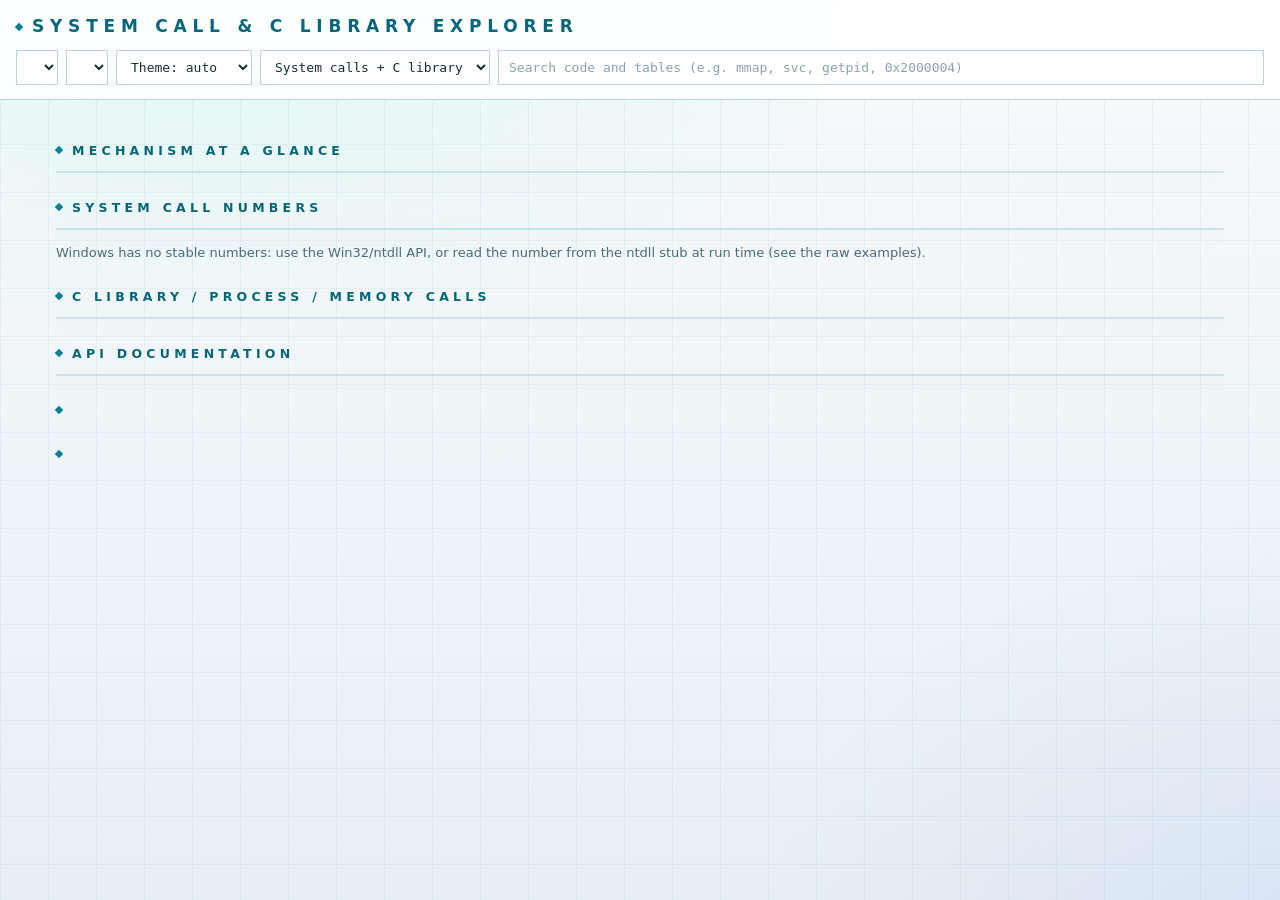
<file: Explorer/viewer_template.html>
<!doctype html>
<html lang="en">
<head>
<meta charset="utf-8">
<meta name="viewport" content="width=device-width, initial-scale=1">
<title>Call Explorer</title>
<style>
/*FONTS*/
/* Theme taken from the asm-editor ("Pandora ASM Ops"): dark holographic ops console */
:root{
  --bg:#02070d;--bg-deep:#010409;--glass:rgba(6,26,40,.52);--glass-strong:rgba(4,20,32,.78);
  --cyan:#4ff3ff;--cyan-soft:#8af7ff;--teal:#1de9b6;--amber:#ffb547;--red:#ff5470;--violet:#b78cff;
  --text:#c6f8ff;--text-dim:#6fb6c4;--text-faint:#2f6d7a;
  --line:rgba(79,243,255,.42);--line-soft:rgba(79,243,255,.2);--line-faint:rgba(79,243,255,.1);
  --glow:0 0 6px rgba(79,243,255,.55),0 0 18px rgba(79,243,255,.18);--glow-text:0 0 6px rgba(79,243,255,.7);
  --font-ui:'Rajdhani','Segoe UI',system-ui,sans-serif;--font-mono:'Share Tech Mono',ui-monospace,'SFMono-Regular',Menlo,Consolas,monospace;
  --syn-comment:#3f8796;--syn-mnemonic:#4ff3ff;--syn-label:#ffb547;--syn-directive:#b78cff;--syn-register:#1de9b6;
  --syn-number:#ffd98a;--syn-string:#9effc8;--syn-keyword:#7fc7ff;--syn-symbol:#e2fbff;--syn-punct:#5fa9b8;
  color-scheme:dark;
  --page-bg:radial-gradient(1200px 700px at 18% -10%,rgba(29,233,182,.11),transparent 60%),radial-gradient(1000px 800px at 105% 110%,rgba(79,140,255,.12),transparent 60%),linear-gradient(180deg,#03101a 0%,#010409 100%);
  --scan:rgba(255,255,255,.018);--gridc:rgba(79,243,255,.04);--field-bg:rgba(3,14,24,.7);
  --card-bg:linear-gradient(160deg,rgba(10,40,58,.5),rgba(6,26,40,.52) 40%,rgba(3,14,24,.62));--card-shadow:inset 0 0 40px rgba(79,243,255,.04),0 10px 40px rgba(0,0,0,.35);
  --pre-bg:rgba(1,6,12,.55);--mark-bg:rgba(255,181,71,.35);--hit-bg:rgba(255,181,71,.1);--btn-bg:rgba(79,243,255,.06);--btn-hover:rgba(79,243,255,.16);--flash-bg:rgba(79,243,255,.12);--sel:rgba(79,243,255,.3);}
:root[data-theme="light"]{
  --bg:#f3f7fa;--bg-deep:#e8eff4;--glass:rgba(255,255,255,.7);--glass-strong:rgba(255,255,255,.92);
  --cyan:#0a7f95;--cyan-soft:#07667a;--teal:#0f8f76;--amber:#a86400;--red:#c62f4a;--violet:#7a3fd1;
  --text:#12303a;--text-dim:#4a6b77;--text-faint:#8aa4ae;
  --line:rgba(10,127,149,.5);--line-soft:rgba(10,127,149,.3);--line-faint:rgba(10,127,149,.16);
  --glow:0 0 0 rgba(0,0,0,0);--glow-text:0 0 0 rgba(0,0,0,0);
  --syn-comment:#6b8794;--syn-mnemonic:#0a6fa8;--syn-label:#a86400;--syn-directive:#7a3fd1;--syn-register:#0f8f76;
  --syn-number:#a05a00;--syn-string:#1b7a3a;--syn-keyword:#1666b0;--syn-symbol:#12303a;--syn-punct:#4a6b77;
  --page-bg:radial-gradient(1200px 700px at 18% -10%,rgba(29,233,182,.12),transparent 60%),radial-gradient(1000px 800px at 105% 110%,rgba(79,140,255,.12),transparent 60%),linear-gradient(180deg,#f7fafc 0%,#e8eff4 100%);
  --scan:rgba(0,0,0,0);--gridc:rgba(10,127,149,.06);--field-bg:#fff;
  --card-bg:linear-gradient(160deg,#ffffff,rgba(255,255,255,.85));--card-shadow:0 6px 24px rgba(20,60,80,.1);
  --pre-bg:#f3f8fb;--mark-bg:rgba(255,196,60,.55);--hit-bg:rgba(255,196,60,.2);--btn-bg:rgba(10,127,149,.07);--btn-hover:rgba(10,127,149,.16);--flash-bg:rgba(10,127,149,.14);--sel:rgba(10,127,149,.25);
  color-scheme:light;
}
@media (prefers-color-scheme:light){:root:not([data-theme="dark"]):not([data-theme="light"]){
  --bg:#f3f7fa;--bg-deep:#e8eff4;--glass:rgba(255,255,255,.7);--glass-strong:rgba(255,255,255,.92);
  --cyan:#0a7f95;--cyan-soft:#07667a;--teal:#0f8f76;--amber:#a86400;--red:#c62f4a;--violet:#7a3fd1;
  --text:#12303a;--text-dim:#4a6b77;--text-faint:#8aa4ae;
  --line:rgba(10,127,149,.5);--line-soft:rgba(10,127,149,.3);--line-faint:rgba(10,127,149,.16);
  --glow:0 0 0 rgba(0,0,0,0);--glow-text:0 0 0 rgba(0,0,0,0);
  --syn-comment:#6b8794;--syn-mnemonic:#0a6fa8;--syn-label:#a86400;--syn-directive:#7a3fd1;--syn-register:#0f8f76;
  --syn-number:#a05a00;--syn-string:#1b7a3a;--syn-keyword:#1666b0;--syn-symbol:#12303a;--syn-punct:#4a6b77;
  --page-bg:radial-gradient(1200px 700px at 18% -10%,rgba(29,233,182,.12),transparent 60%),radial-gradient(1000px 800px at 105% 110%,rgba(79,140,255,.12),transparent 60%),linear-gradient(180deg,#f7fafc 0%,#e8eff4 100%);
  --scan:rgba(0,0,0,0);--gridc:rgba(10,127,149,.06);--field-bg:#fff;
  --card-bg:linear-gradient(160deg,#ffffff,rgba(255,255,255,.85));--card-shadow:0 6px 24px rgba(20,60,80,.1);
  --pre-bg:#f3f8fb;--mark-bg:rgba(255,196,60,.55);--hit-bg:rgba(255,196,60,.2);--btn-bg:rgba(10,127,149,.07);--btn-hover:rgba(10,127,149,.16);--flash-bg:rgba(10,127,149,.14);--sel:rgba(10,127,149,.25);
  color-scheme:light;
}}
.tk-m{font-weight:600}
*{box-sizing:border-box}
body{margin:0;color:var(--text);font:500 15px/1.5 var(--font-ui);-webkit-font-smoothing:antialiased;min-height:100vh;
  background:var(--page-bg) fixed,var(--bg)}
body::before{content:'';position:fixed;inset:0;pointer-events:none;z-index:0;
  background:repeating-linear-gradient(0deg,var(--scan) 0 1px,transparent 1px 3px),
  linear-gradient(var(--gridc) 1px,transparent 1px) 0 0/48px 48px,linear-gradient(90deg,var(--gridc) 1px,transparent 1px) 0 0/48px 48px}
header,main{position:relative;z-index:1}
header{padding:14px 16px;border-bottom:1px solid var(--line-soft);background:var(--glass-strong);backdrop-filter:blur(8px);position:sticky;top:0;z-index:5}
h1{margin:0 0 10px;font-size:17px;font-weight:600;letter-spacing:.34em;text-transform:uppercase;color:var(--cyan-soft);text-shadow:var(--glow-text)}
h1::before,h2::before{content:'';display:inline-block;width:6px;height:6px;margin-right:10px;vertical-align:2px;background:var(--cyan);box-shadow:var(--glow);transform:rotate(45deg)}
.controls{display:flex;flex-wrap:wrap;gap:8px}
select,input{font:inherit;font-family:var(--font-mono);font-size:13px;color:var(--text);background:var(--field-bg);border:1px solid var(--line-soft);padding:7px 10px;border-radius:0;outline:none}
select:focus,input:focus{border-color:var(--cyan);box-shadow:var(--glow)}
input{flex:1;min-width:200px}
input::placeholder{color:var(--text-faint)}
main{padding:16px;max-width:1200px;margin:0 auto}
h2{font-size:12.5px;font-weight:600;letter-spacing:.34em;text-transform:uppercase;color:var(--cyan-soft);text-shadow:var(--glow-text);margin:26px 0 10px}
.card{position:relative;background:var(--card-bg);border:1px solid var(--line-faint);box-shadow:var(--card-shadow);overflow:auto}
.card::before,.card::after{content:'';position:absolute;width:12px;height:12px;border:0 solid var(--cyan);pointer-events:none;opacity:.8}
.card::before{left:-1px;top:-1px;border-top-width:2px;border-left-width:2px}
.card::after{right:-1px;bottom:-1px;border-right-width:2px;border-bottom-width:2px}
table{border-collapse:collapse;width:100%;font-size:13px}
th,td{padding:6px 10px;border-bottom:1px solid var(--line-faint);text-align:left;white-space:nowrap}
th{color:var(--text-dim);font-weight:600;letter-spacing:.12em;text-transform:uppercase;font-size:11.5px;position:sticky;top:0;background:var(--glass-strong)}
td{color:var(--text)}
td.k{font-family:var(--font-mono);font-size:12.5px}
tr:last-child td{border-bottom:0}
.file{margin-bottom:14px}
.file h3{margin:0;padding:8px 12px;font-size:13px;font-weight:600;letter-spacing:.04em;border-bottom:1px solid var(--line-faint);display:flex;gap:10px;justify-content:space-between;flex-wrap:wrap;color:var(--cyan-soft)}
.file h3 span{color:var(--text-dim);font-weight:500}
.snip h3 b{font-family:var(--font-mono);color:var(--amber);font-weight:400}
pre{margin:0;padding:10px 0;overflow:auto;background:var(--pre-bg);font:13px/1.5 var(--font-mono)}
.ln{display:block;padding:0 12px;white-space:pre}
.ln i{font-style:normal;color:var(--text-faint);display:inline-block;width:3.2em;user-select:none}
mark{background:var(--mark-bg);color:inherit;border-radius:0}
.hitline{background:var(--hit-bg)}
.note{color:var(--text-dim);font-size:13px}
button{font:inherit;font-size:12px;letter-spacing:.06em;color:var(--cyan);background:var(--btn-bg);border:1px solid var(--line-soft);padding:2px 10px;cursor:pointer;border-radius:0}
button:hover{background:var(--btn-hover);box-shadow:var(--glow)}
.tk-c{color:var(--syn-comment);font-style:italic}.tk-s{color:var(--syn-string)}.tk-n{color:var(--syn-number)}.tk-r{color:var(--syn-register)}
.tk-m{color:var(--syn-mnemonic);font-weight:600}.tk-d{color:var(--syn-directive)}.tk-l{color:var(--syn-label)}.tk-k{color:var(--syn-keyword)}
.snip{margin-bottom:12px}
.docs{padding:6px 12px;font-size:12.5px;border-bottom:1px solid var(--line-faint);color:var(--text-dim)}
a{color:var(--cyan);text-decoration:none;border-bottom:1px dotted var(--line-soft)}a:hover{border-bottom-style:solid;text-shadow:var(--glow-text)}
.docs a{margin-right:10px;font-family:var(--font-mono)}
.snip h3{align-items:center}
details.file>summary{cursor:pointer;padding:9px 12px;font-weight:600;letter-spacing:.04em;list-style:none;color:var(--cyan-soft)}
details.file>summary::before{content:'\25b8 ';color:var(--cyan)}details.file[open]>summary::before{content:'\25be '}
details.file[open]>summary{border-bottom:1px solid var(--line-faint)}
.flash{outline:1px solid var(--cyan);box-shadow:var(--glow);background:var(--flash-bg)}
::selection{background:var(--sel)}
</style>
</head>
<body>
<header>
  <h1>System Call &amp; C Library Explorer</h1>
  <div class="controls">
    <select id="os" aria-label="Operating system"></select>
    <select id="arch" aria-label="Platform"></select>
    <select id="theme" aria-label="Theme"><option value="auto">Theme: auto</option><option value="dark">Theme: dark</option><option value="light">Theme: light</option></select>
    <select id="kind" aria-label="Kind of call"><option value="">System calls + C library</option><option value="syscall">System calls only</option><option value="libc">C library only</option></select>
    <input id="q" type="search" placeholder="Search code and tables (e.g. mmap, svc, getpid, 0x2000004)" aria-label="Search">
  </div>
</header>
<main>
  <h2>Mechanism at a glance</h2>
  <div class="card"><table id="info"></table></div>
  <div id="numsec"><h2>System call numbers</h2>
  <div class="card"><table id="nums"></table></div>
  <p class="note">Windows has no stable numbers: use the Win32/ntdll API, or read the number from the ntdll stub at run time (see the raw examples).</p></div>
  <div id="libsec"><h2>C library / process / memory calls</h2>
  <div class="card"><table id="libs"></table></div></div>
  <div id="docsec"><h2>API documentation</h2>
  <div class="card"><table id="docs"></table></div></div>
  <h2 id="scount"></h2>
  <div id="snips"></div>
  <h2 id="count"></h2>
  <div id="files"></div>
</main>
<script>
const DATA = /*DATA*/null;
const $ = id => document.getElementById(id);
const esc = s => s.replace(/[&<>]/g, c => ({'&':'&amp;','<':'&lt;','>':'&gt;'}[c]));
const reEsc = s => s.replace(/[.*+?^${}()|[\]\\]/g, '\\$&');
const oses = [...new Set(DATA.platforms.map(p => p.os))];
$('os').innerHTML = '<option value="">All operating systems</option>' + oses.map(o => `<option>${o}</option>`).join('');

const DIRECT = new Set("equ db dd dq dw resb resd resq segment section global extern default align times ascii asciz word long quad skip space set macro endm arch arch_extension text data bss globl p2align area export import dcb dcd dcq proc endp end".split(' '));
const REG = /^(?:[re]?[abcd]x|[abcd][lh]|[re]?[sd]il?|[re]?[sb]pl?|r(?:\d|1[0-5])[dwb]?|rip|xmm\d+|[xw](?:\d|[12]\d|30|zr)|sp|lr|fp|pc|r(?:\d|1[0-5])|wzr|xzr)$/i;
function hlLine(line, cm) {
  let code = line, comment = '', inStr = false, q = '';
  for (let i = 0; i < line.length; i++) {
    const c = line[i];
    if (inStr) { if (c === q) inStr = false; continue; }
    if (c === '"' || c === "'") { inStr = true; q = c; continue; }
    if (line.startsWith(cm, i)) { code = line.slice(0, i); comment = line.slice(i); break; }
  }
  let first = true, out = '';
  const re = /("(?:[^"\\]|\\.)*"|'[^']*')|(#?-?\b0x[0-9a-fA-F]+\b|#?-?\b\d+\b)|([.$A-Za-z_@][\w.$@]*:?)|(\s+)|(.)/g;
  let m;
  while ((m = re.exec(code))) {
    if (m[1]) { out += `<span class="tk-s">${esc(m[1])}</span>`; first = false; }
    else if (m[2]) { out += `<span class="tk-n">${esc(m[2])}</span>`; first = false; }
    else if (m[3]) {
      const w = m[3], bare = w.replace(/:$/, ''), lw = bare.replace(/^\./, '').toLowerCase();
      let cls = '';
      if (w.endsWith(':') && first) cls = 'tk-l';
      else if (REG.test(bare)) cls = 'tk-r';
      else if (/^SYS_|^[A-Z][A-Z0-9_]{3,}$/.test(bare) && !DIRECT.has(lw)) cls = 'tk-k';
      else if (DIRECT.has(lw)) cls = 'tk-d';
      else if (first) cls = 'tk-m';
      out += cls ? `<span class="${cls}">${esc(w)}</span>` : esc(w);
      if (!(w.endsWith(':') && first)) first = false;
    }
    else out += esc(m[0]);
  }
  if (comment) out += `<span class="tk-c">${esc(comment)}</span>`;
  return out;
}
const OSKEY = {Linux: 'Linux', macOS: 'macOS', Windows: 'Windows'};
function docKeys(code, os, cm) {
  const table = DATA.docs[os] || {}, seen = [];
  code = code.split('\n').map(l => { const i = l.indexOf(cm); return i < 0 ? l : l.slice(0, i); }).join('\n');
  for (const m of code.matchAll(/[A-Za-z_][A-Za-z0-9_]*/g)) {
    let w = m[0];
    if (/^SYS_/.test(w)) w = w.slice(4);
    for (const c of [w, w.replace(/^_/, '')]) if (table[c] && !seen.includes(c)) { seen.push(c); break; }
  }
  return seen;
}
const docChips = (keys, os) => keys.map(k => `<a href="${esc(DATA.docs[os][k][1])}" target="_blank" rel="noopener">${esc(DATA.docs[os][k][0])}</a>`).join(' ');
function applyTheme(v) {
  if (v === 'dark' || v === 'light') document.documentElement.setAttribute('data-theme', v); else document.documentElement.removeAttribute('data-theme');
}
let focusId = null;
function jumpTo(id, start) { focusId = id; $('q').value = ''; render(); const el = document.getElementById('f-' + id); if (el) { el.open = true; el.scrollIntoView({block: 'start'}); const ln = document.getElementById(`l-${id}-${start}`); if (ln) { ln.classList.add('flash'); ln.scrollIntoView({block: 'center'}); } } }
function fillArch() {
  const os = $('os').value, cur = $('arch').value;
  const archs = [...new Set(DATA.platforms.filter(p => !os || p.os === os).map(p => p.arch))];
  $('arch').innerHTML = '<option value="">All platforms</option>' + archs.map(a => `<option>${a}</option>`).join('');
  if (archs.includes(cur)) $('arch').value = cur;
}
const visiblePlatforms = () => DATA.platforms.filter(p =>
  (!$('os').value || p.os === $('os').value) && (!$('arch').value || p.arch === $('arch').value));
const label = p => `${p.os} ${p.arch}`;

function render() {
  const q = $('q').value.trim(), plats = visiblePlatforms();
  const folders = new Set(plats.map(p => p.folder));
  const re = q ? new RegExp(reEsc(q), 'gi') : null;
  const hl = s => re ? esc(s).replace(new RegExp(reEsc(esc(q)), 'gi'), m => `<mark>${m}</mark>`) : esc(s);
  const match = s => re && new RegExp(reEsc(q), 'i').test(s);

  // info table
  let h = '<tr><th>Platform</th><th>Instruction</th><th>Number in</th><th>Arguments</th><th>Errors</th><th>C library convention</th></tr>';
  for (const p of plats) {
    const r = DATA.info[p.folder];
    if (q && !match(label(p) + r.join(' ') + DATA.libconv[p.folder])) continue;
    h += `<tr><td>${hl(label(p))}</td>${r.concat([DATA.libconv[p.folder]]).map(c => `<td class="k">${hl(c)}</td>`).join('')}</tr>`;
  }
  $('info').innerHTML = h;

  // numbers table
  h = '<tr><th>Call</th>' + plats.map(p => `<th>${esc(label(p))}</th>`).join('') + '</tr>';
  for (const [name, row] of Object.entries(DATA.nums)) {
    const cells = plats.map(p => row[p.folder] || '-');
    if (q && !match(name + ' ' + cells.join(' '))) continue;
    h += `<tr><td class="k"><b>${hl(name)}</b></td>${cells.map(c => `<td class="k">${hl(c)}</td>`).join('')}</tr>`;
  }
  $('nums').innerHTML = h;

  // library table
  h = '<tr><th>Task</th>' + plats.map(p => `<th>${esc(label(p))}</th>`).join('') + '</tr>';
  for (const [name, row] of Object.entries(DATA.libcalls)) {
    const cells = plats.map(p => row[p.folder] || '-');
    if (q && !match(name + ' ' + cells.join(' '))) continue;
    h += `<tr><td class="k"><b>${hl(name)}</b></td>${cells.map(c => `<td class="k">${hl(c)}</td>`).join('')}</tr>`;
  }
  $('libs').innerHTML = h;
  const kind = $('kind').value;
  $('numsec').style.display = kind === 'libc' ? 'none' : '';
  $('libsec').style.display = kind === 'syscall' ? 'none' : '';

  // API documentation table
  const osList = [...new Set(plats.map(p => p.os))];
  const names = [...new Set(osList.flatMap(o => Object.keys(DATA.docs[o])))].sort();
  h = '<tr><th>Function</th>' + osList.map(o => `<th>${o}</th>`).join('') + '</tr>';
  for (const n of names) {
    const cells = osList.map(o => DATA.docs[o][n]);
    if (q && !match(n + ' ' + cells.map(c => c ? c[0] : '').join(' '))) continue;
    h += `<tr><td class="k"><b>${hl(n)}</b></td>` + cells.map(c => c ? `<td class="k"><a href="${esc(c[1])}" target="_blank" rel="noopener">${esc(c[0])}</a></td>` : '<td class="k">-</td>').join('') + '</tr>';
  }
  $('docs').innerHTML = h;

  // snippets: each system call (or step) on its own
  let sh = '', sn = 0;
  for (const e of DATA.entries) {
    if (!folders.has(e.folder) || (kind && e.kind !== kind)) continue;
    const lines = e.code.split('\n');
    for (const s of e.snippets) {
      const body = lines.slice(s.start - 1, s.end);
      if (q && !match(s.title + ' ' + body.join('\n') + ' ' + e.os + ' ' + e.arch)) continue;
      sn++;
      const rows = body.map((l, i) => `<span class="ln"><i>${s.start + i}</i>${hlLine(l, e.cm)}</span>`).join('');
      const dk = docKeys(body.join('\n'), e.os, e.cm);
      const docs = dk.length ? `<div class="docs">Docs: ${docChips(dk, e.os)}</div>` : '';
      sh += `<div class="card file snip"><h3><span><b>${hl(s.title)}</b> <span>${esc(e.os + ' ' + e.arch)} - ${e.kind === 'libc' ? 'C library' : 'system call'}</span></span><span>lines ${s.start}-${s.end} <button data-id="${esc(e.id)}" data-start="${s.start}">in full program</button></span></h3>${docs}<pre>${rows}</pre></div>`;
    }
  }
  $('snips').innerHTML = sh || '<p class="note">No snippet matches.</p>';
  $('scount').textContent = `Each call on its own (${sn})`;

  // full programs (collapsed)
  let shown = 0, html = '';
  for (const e of DATA.entries) {
    if (!folders.has(e.folder) || (kind && e.kind !== kind)) continue;
    const lines = e.code.split('\n');
    if (lines[lines.length - 1] === '') lines.pop();
    const hits = re ? lines.reduce((n, l) => n + (match(l) ? 1 : 0), 0) : 0;
    if (q && !hits) continue;
    shown++;
    const body = lines.map((l, i) => `<span class="ln${match(l) ? ' hitline' : ''}" id="l-${esc(e.id)}-${i + 1}"><i>${i + 1}</i>${hlLine(l, e.cm)}</span>`).join('');
    html += `<details class="card file" id="f-${esc(e.id)}"${focusId === e.id ? ' open' : ''}><summary>${esc(e.os + ' ' + e.arch)} - ${e.kind === 'libc' ? 'C library' : 'system calls'} <span class="note">${esc(e.dir)}/${esc(e.folder)}/${esc(e.file)} - ${q ? hits + ' matching line(s)' : lines.length + ' lines'}</span></summary><pre>${body}</pre></details>`;
  }
  $('files').innerHTML = html || '<p class="note">No source file matches.</p>';
  $('count').textContent = `Full programs (${shown} file${shown === 1 ? '' : 's'})`;
}
$('snips').addEventListener('click', ev => { const b = ev.target.closest('button[data-id]'); if (b) jumpTo(b.dataset.id, b.dataset.start); });
$('os').addEventListener('change', () => { fillArch(); render(); });
$('arch').addEventListener('change', render);
$('kind').addEventListener('change', render);
{ let saved = 'auto'; try { saved = localStorage.getItem('explorer-theme') || 'auto'; } catch (e) {}
  $('theme').value = saved; applyTheme(saved);
  $('theme').addEventListener('change', () => { applyTheme($('theme').value); try { localStorage.setItem('explorer-theme', $('theme').value); } catch (e) {} }); }
$('q').addEventListener('input', render);
fillArch(); render();
</script>
</body>
</html>
</file>
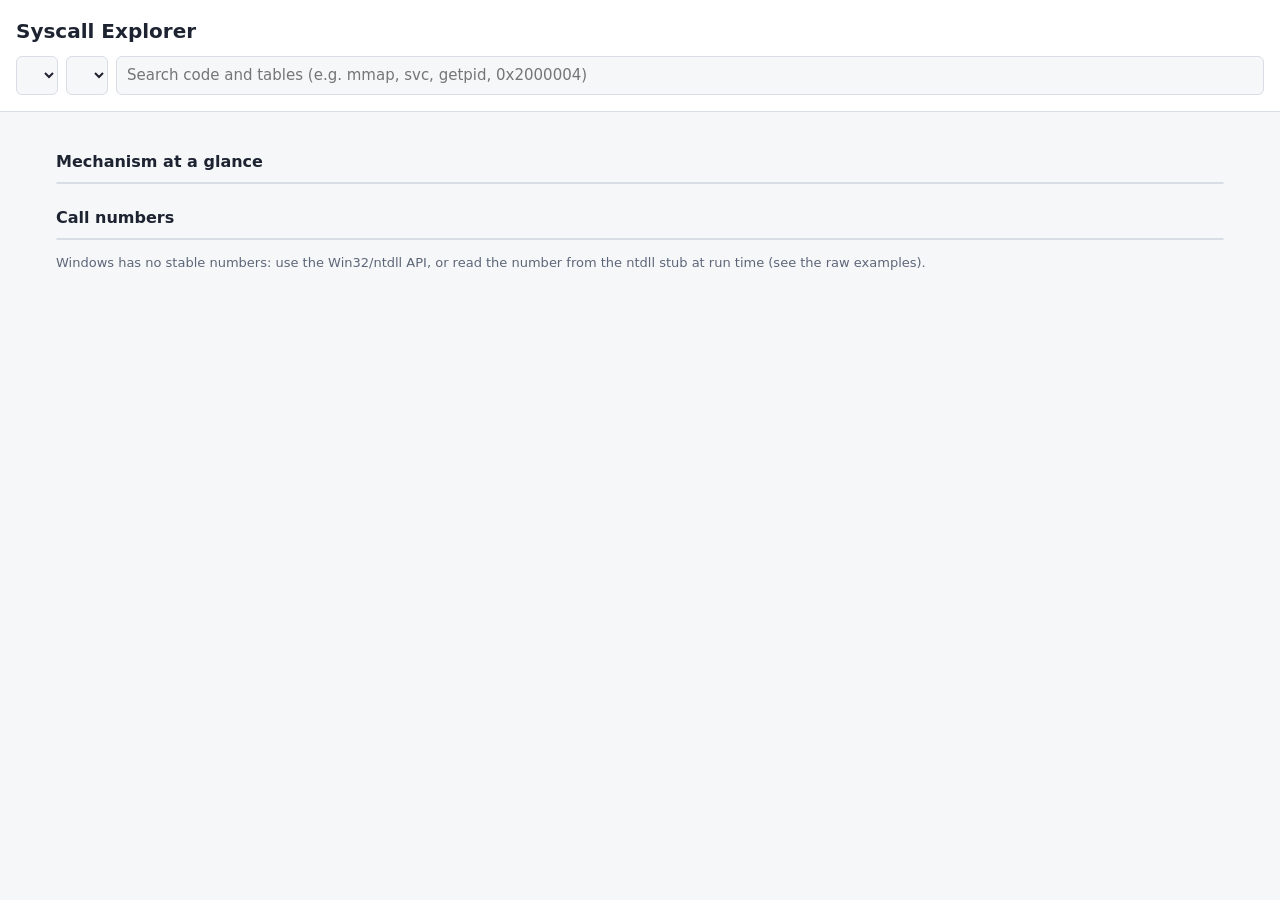
<file: Syscalls/viewer_template.html>
<!doctype html>
<html lang="en">
<head>
<meta charset="utf-8">
<meta name="viewport" content="width=device-width, initial-scale=1">
<title>Syscall Explorer</title>
<style>
:root{--bg:#f6f7f9;--panel:#fff;--text:#1d2330;--muted:#5d6678;--line:#d9dde5;--accent:#0b6bcb;--hit:#ffe58a;--code:#f0f2f6}
@media (prefers-color-scheme:dark){:root{--bg:#12151c;--panel:#1a1f2a;--text:#e4e8f0;--muted:#99a3b6;--line:#2b3342;--accent:#6cb0ff;--hit:#6b5a10;--code:#141821}}
*{box-sizing:border-box}
body{margin:0;background:var(--bg);color:var(--text);font:15px/1.5 system-ui,-apple-system,Segoe UI,sans-serif}
header{padding:16px;border-bottom:1px solid var(--line);background:var(--panel);position:sticky;top:0;z-index:5}
h1{margin:0 0 10px;font-size:20px}
.controls{display:flex;flex-wrap:wrap;gap:8px}
select,input{font:inherit;color:var(--text);background:var(--bg);border:1px solid var(--line);border-radius:6px;padding:7px 10px}
input{flex:1;min-width:200px}
main{padding:16px;max-width:1200px;margin:0 auto}
h2{font-size:16px;margin:22px 0 8px}
.card{background:var(--panel);border:1px solid var(--line);border-radius:8px;overflow:auto}
table{border-collapse:collapse;width:100%;font-size:13px}
th,td{padding:6px 10px;border-bottom:1px solid var(--line);text-align:left;white-space:nowrap}
th{color:var(--muted);font-weight:600;position:sticky;top:0;background:var(--panel)}
td.k{font-family:ui-monospace,Consolas,monospace}
tr:last-child td{border-bottom:0}
.file{margin-bottom:16px}
.file h3{margin:0;padding:8px 12px;font-size:14px;border-bottom:1px solid var(--line);display:flex;gap:10px;justify-content:space-between;flex-wrap:wrap}
.file h3 span{color:var(--muted);font-weight:400}
pre{margin:0;padding:10px 0;overflow:auto;background:var(--code);font:12.5px/1.45 ui-monospace,Consolas,monospace}
.ln{display:block;padding:0 12px;white-space:pre}
.ln i{font-style:normal;color:var(--muted);display:inline-block;width:3.2em;user-select:none}
mark{background:var(--hit);color:inherit;border-radius:2px}
.hitline{background:color-mix(in srgb,var(--hit) 35%,transparent)}
.note{color:var(--muted);font-size:13px}
button{font:inherit;color:var(--accent);background:none;border:1px solid var(--line);border-radius:6px;padding:3px 9px;cursor:pointer}
</style>
</head>
<body>
<header>
  <h1>Syscall Explorer</h1>
  <div class="controls">
    <select id="os" aria-label="Operating system"></select>
    <select id="arch" aria-label="Platform"></select>
    <input id="q" type="search" placeholder="Search code and tables (e.g. mmap, svc, getpid, 0x2000004)" aria-label="Search">
  </div>
</header>
<main>
  <h2>Mechanism at a glance</h2>
  <div class="card"><table id="info"></table></div>
  <h2>Call numbers</h2>
  <div class="card"><table id="nums"></table></div>
  <p class="note">Windows has no stable numbers: use the Win32/ntdll API, or read the number from the ntdll stub at run time (see the raw examples).</p>
  <h2 id="count"></h2>
  <div id="files"></div>
</main>
<script>
const DATA = /*DATA*/null;
const $ = id => document.getElementById(id);
const esc = s => s.replace(/[&<>]/g, c => ({'&':'&amp;','<':'&lt;','>':'&gt;'}[c]));
const reEsc = s => s.replace(/[.*+?^${}()|[\]\\]/g, '\\$&');
const oses = [...new Set(DATA.platforms.map(p => p.os))];
$('os').innerHTML = '<option value="">All operating systems</option>' + oses.map(o => `<option>${o}</option>`).join('');

function fillArch() {
  const os = $('os').value, cur = $('arch').value;
  const archs = [...new Set(DATA.platforms.filter(p => !os || p.os === os).map(p => p.arch))];
  $('arch').innerHTML = '<option value="">All platforms</option>' + archs.map(a => `<option>${a}</option>`).join('');
  if (archs.includes(cur)) $('arch').value = cur;
}
const visiblePlatforms = () => DATA.platforms.filter(p =>
  (!$('os').value || p.os === $('os').value) && (!$('arch').value || p.arch === $('arch').value));
const label = p => `${p.os} ${p.arch}`;

function render() {
  const q = $('q').value.trim(), plats = visiblePlatforms();
  const folders = new Set(plats.map(p => p.folder));
  const re = q ? new RegExp(reEsc(q), 'gi') : null;
  const hl = s => re ? esc(s).replace(new RegExp(reEsc(esc(q)), 'gi'), m => `<mark>${m}</mark>`) : esc(s);
  const match = s => re && new RegExp(reEsc(q), 'i').test(s);

  // info table
  let h = '<tr><th>Platform</th><th>Instruction</th><th>Number in</th><th>Arguments</th><th>Errors</th></tr>';
  for (const p of plats) {
    const r = DATA.info[p.folder];
    if (q && !match(label(p) + r.join(' '))) continue;
    h += `<tr><td>${hl(label(p))}</td>${r.map(c => `<td class="k">${hl(c)}</td>`).join('')}</tr>`;
  }
  $('info').innerHTML = h;

  // numbers table
  h = '<tr><th>Call</th>' + plats.map(p => `<th>${esc(label(p))}</th>`).join('') + '</tr>';
  for (const [name, row] of Object.entries(DATA.nums)) {
    const cells = plats.map(p => row[p.folder] || '-');
    if (q && !match(name + ' ' + cells.join(' '))) continue;
    h += `<tr><td class="k"><b>${hl(name)}</b></td>${cells.map(c => `<td class="k">${hl(c)}</td>`).join('')}</tr>`;
  }
  $('nums').innerHTML = h;

  // source files
  let shown = 0, html = '';
  for (const e of DATA.entries) {
    if (!folders.has(e.folder)) continue;
    const lines = e.code.split('\n');
    if (lines[lines.length - 1] === '') lines.pop();
    const hits = re ? lines.reduce((n, l) => n + (match(l) ? 1 : 0), 0) : 0;
    if (q && !hits) continue;
    shown++;
    const body = lines.map((l, i) => `<span class="ln${match(l) ? ' hitline' : ''}"><i>${i + 1}</i>${hl(l)}</span>`).join('');
    html += `<div class="card file"><h3><b>${esc(e.os + ' ' + e.arch)} <span>${esc(e.folder)}/${esc(e.file)}</span></b><span>${q ? hits + ' matching line(s)' : lines.length + ' lines'}</span></h3><pre>${body}</pre></div>`;
  }
  $('files').innerHTML = html || '<p class="note">No source file matches.</p>';
  $('count').textContent = `Source code (${shown} file${shown === 1 ? '' : 's'})`;
}
$('os').addEventListener('change', () => { fillArch(); render(); });
$('arch').addEventListener('change', render);
$('q').addEventListener('input', render);
fillArch(); render();
</script>
</body>
</html>
</file>
